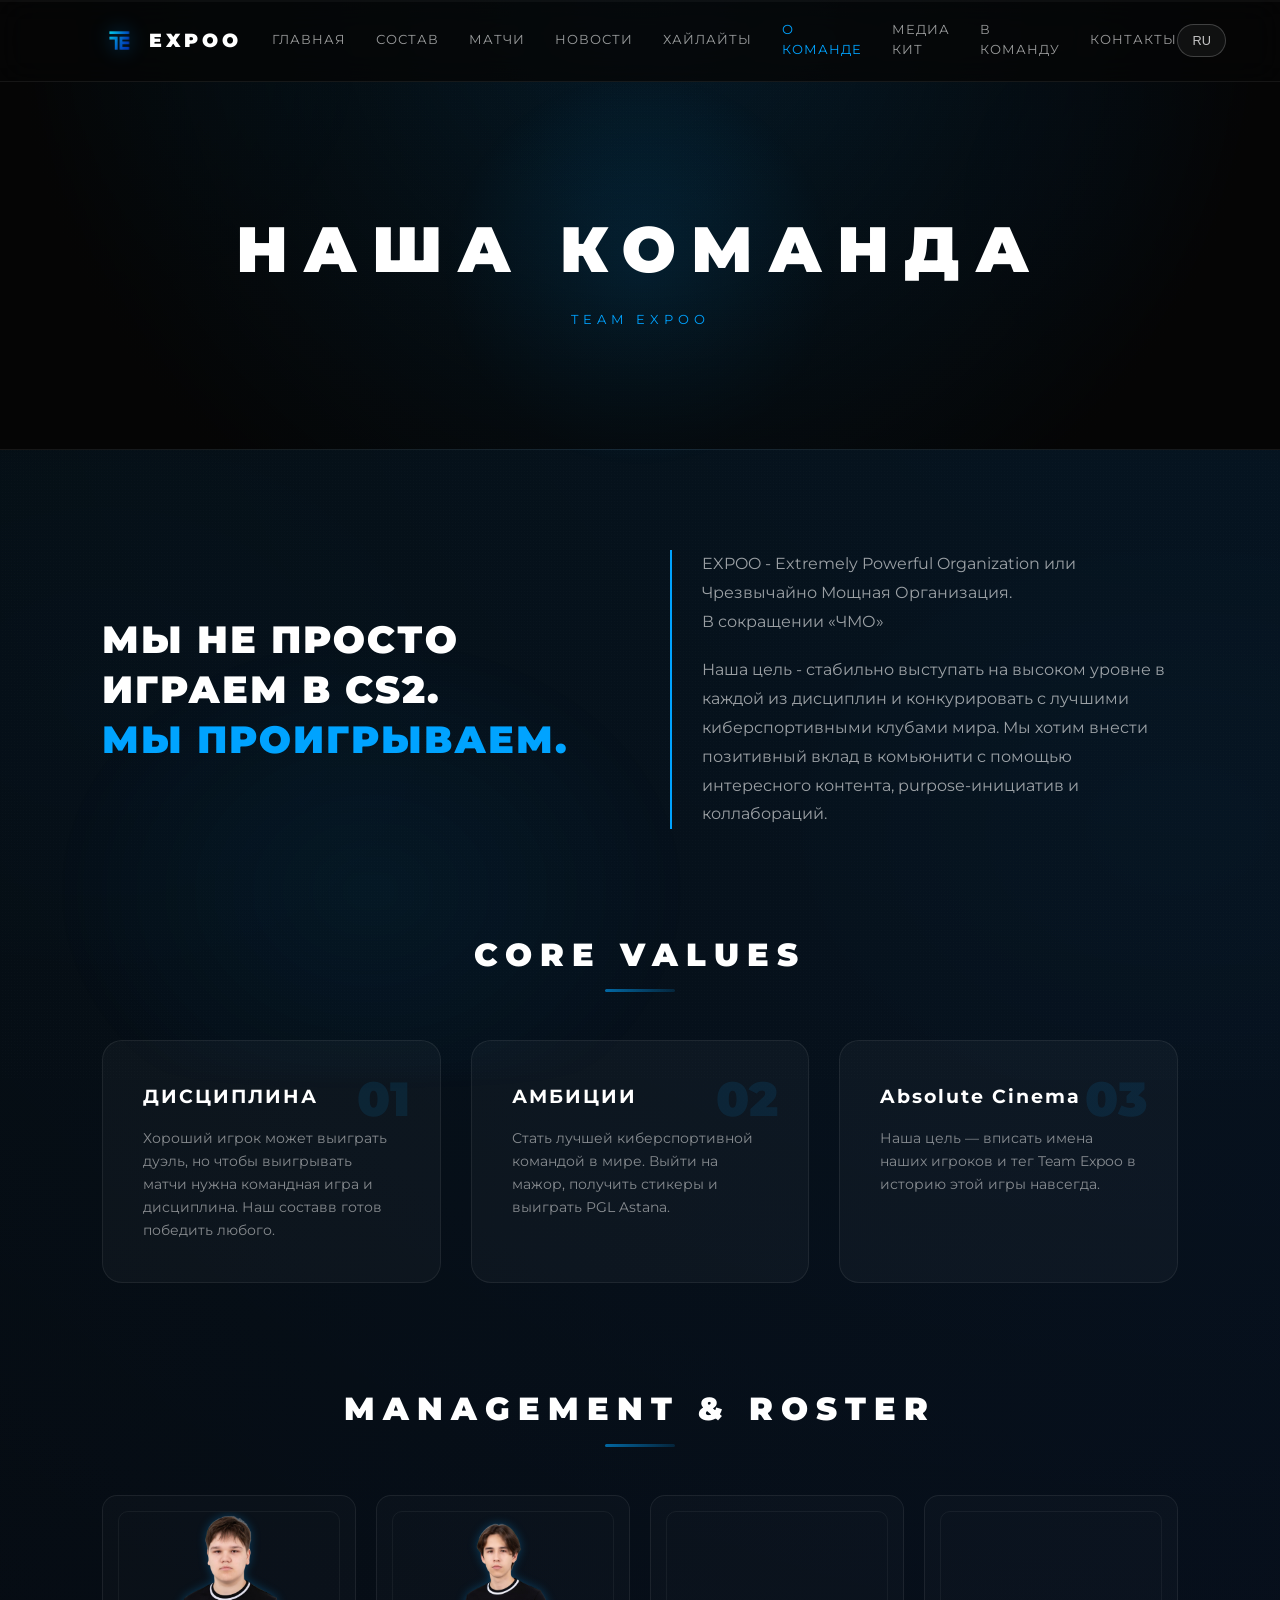
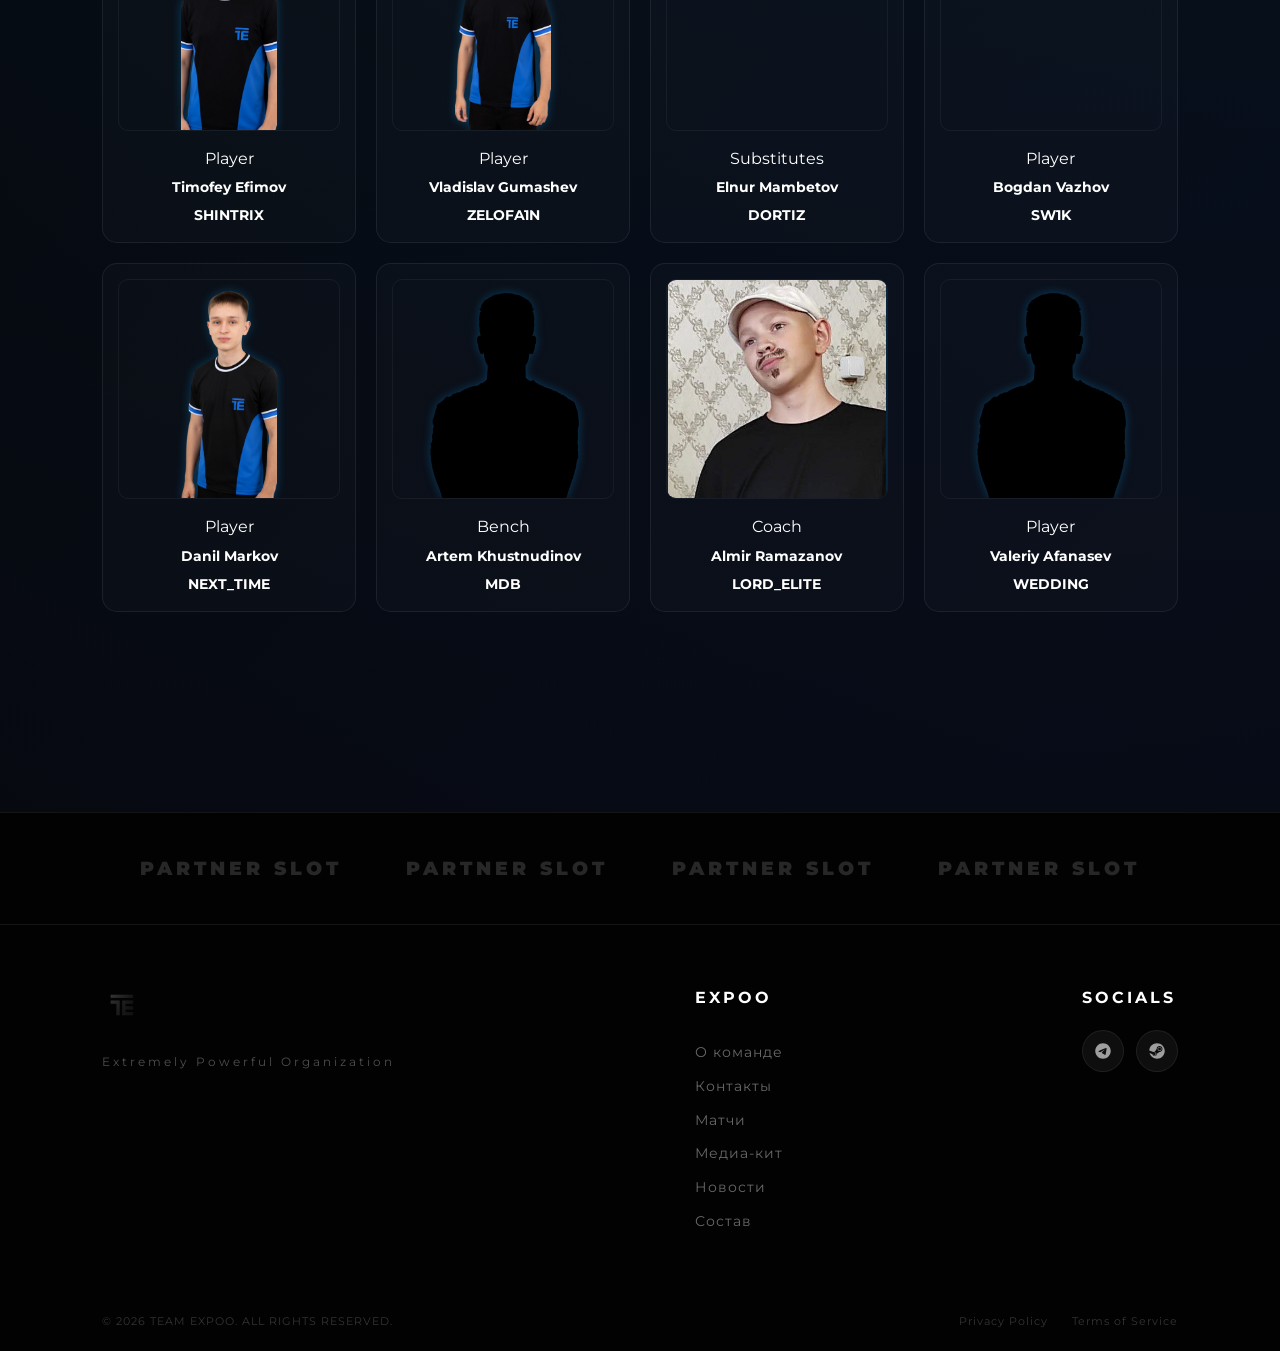
<file: about.html>
<!DOCTYPE html>
<html lang="ru">
<head>
    <meta charset="UTF-8">
    <meta name="viewport" content="width=device-width, initial-scale=1.0">
    <title>TEAM EXPOO</title>
    <meta name="description" content="About Team Expoo: values, roster and management.">
    <meta property="og:type" content="website">
    <meta property="og:title" content="TEAM EXPOO — About">
    <meta property="og:description" content="Values, roster and management.">
    <meta property="og:image" content="images/expoologo.png">
    <link rel="icon" type="image/x-icon" href="images/expoologo.png">
    <link rel="preconnect" href="https://fonts.googleapis.com">
    <link rel="preconnect" href="https://fonts.gstatic.com" crossorigin>
    <link rel="stylesheet" href="style.css">
    <link href="https://fonts.googleapis.com/css2?family=Montserrat:wght@400;700;900&display=swap" rel="stylesheet">
</head>
<body data-page="about">

    <div id="site-header"></div>


    <main>
        <section class="page-hero">
            <h1 class="page-title" data-i18n="about.hero.title">OUR CLUB</h1>
            <p class="page-subtitle" data-i18n="about.hero.subtitle">TEAM EXPOO</p>
        </section>

        <section class="about-content">
            <div class="about-grid">
                <div class="about-mission">
                    <h2>МЫ НЕ ПРОСТО ИГРАЕМ В CS2.<br> 
                    <span class="text-blue">МЫ ПРОИГРЫВАЕМ.</span></h2>
                </div>
                
                <div class="about-text">
                    <p>EXPOO - Extremely Powerful Organization или Чрезвычайно Мощная Организация. <br> В сокращении «ЧМО»</p>
                    <p>Наша цель - стабильно выступать на высоком уровне в каждой из дисциплин и конкурировать с лучшими киберспортивными клубами мира. Мы хотим внести позитивный вклад в комьюнити с помощью интересного контента, purpose-инициатив и коллабораций.</p>
                </div>
            </div>
        </section>

        <section class="values-section">
            <h3 class="section-title" data-i18n="about.section.values">CORE VALUES</h3>
            <div class="values-grid">
                
                <div class="value-card">
                    <div class="value-number">01</div>
                    <h4>ДИСЦИПЛИНА</h4>
                    <p>Хороший игрок может выиграть дуэль, но чтобы выигрывать матчи нужна командная игра и дисциплина. Наш составв готов победить любого.</p>
                </div>

                <div class="value-card">
                    <div class="value-number">02</div>
                    <h4>АМБИЦИИ</h4>
                    <p>Стать лучшей киберспортивной командой в мире. Выйти на мажор, получить стикеры и выиграть PGL Astana.</p>
                </div>

                <div class="value-card">
                    <div class="value-number">03</div>
                    <h4>Absolute Cinema</h4>
                    <p>Наша цель — вписать имена наших игроков и тег Team Expoo в историю этой игры навсегда.</p>
                </div>

            </div>
        </section>

        <section class="staff-section">
            <h3 class="section-title" data-i18n="about.section.staff">MANAGEMENT & ROSTER</h3>

                <div class="staff-grid">

        <div class="staff-card">
            <div class="staff-img-box">
                <img src="images/TimofeyShintrix.png" alt="Player" loading="lazy" decoding="async">
            </div>
            <div class="staff-info">
                <span class="staff-role">Player</span>
                <p class="staff-name">Timofey Efimov</p>
                <p class="staff-name"><b>SHINTRIX</b></p>
            </div>
        </div>

        <div class="staff-card">
            <div class="staff-img-box">
                <img src="images/ZELOFA1Nvlad.png" alt="Player" loading="lazy" decoding="async">
            </div>
            <div class="staff-info">
                <span class="staff-role">Player</span>
                <p class="staff-name">Vladislav Gumashev</p>
                <p class="staff-name"><b>ZELOFA1N</b></p>
            </div>
        </div>

        <div class="staff-card">
            <div class="staff-img-box">
                <img src="images/KAZAKH.png" alt="Player" loading="lazy" decoding="async">
            </div>
            <div class="staff-info">
                <span class="staff-role">Substitutes</span>
                <p class="staff-name">Elnur Mambetov</p>
                <p class="staff-name"><b>DORTIZ</b></p>
            </div>
        </div>

        <div class="staff-card">
            <div class="staff-img-box">
                <img src="images/Sw1kBOgdan.png" alt="Player" loading="lazy" decoding="async">
            </div>
            <div class="staff-info">
                <span class="staff-role">Player</span>
                <p class="staff-name">Bogdan Vazhov</p>
                <p class="staff-name"><b>SW1K</b></p>
            </div>
        </div>

        <div class="staff-card">
            <div class="staff-img-box">
                <img src="images/DaniilNextTime.png" alt="Player" loading="lazy" decoding="async">
            </div>
            <div class="staff-info">
                <span class="staff-role">Player</span>
                <p class="staff-name">Danil Markov</p>
                <p class="staff-name"><b>NEXT_TIME</b></p>
            </div>
        </div>

        <div class="staff-card">
            <div class="staff-img-box">
                <img src="images/player_silhouette.png" alt="Bench" loading="lazy" decoding="async">
            </div>
            <div class="staff-info">
                <span class="staff-role">Bench</span>
                <p class="staff-name">Artem Khustnudinov</p>
                <p class="staff-name"><b>MDB</b></p>
            </div>
        </div>

        <div class="staff-card">
            <div class="staff-img-box">
                <img src="images/almir.png" alt="Coach" loading="lazy" decoding="async">
            </div>
            <div class="staff-info">
                <span class="staff-role">Coach</span>
                <p class="staff-name">Almir Ramazanov</p>
                <p class="staff-name"><b>LORD_ELITE</b></p>
            </div>
        </div>

        <div class="staff-card">
            <div class="staff-img-box">
                <img src="images/player_silhouette.png" alt="Manager" loading="lazy" decoding="async">
            </div>
            <div class="staff-info">
                <span class="staff-role">Player</span>
                <p class="staff-name">Valeriy Afanasev</p>
                <p class="staff-name"><b>WEDDING</b></p>
            </div>
        </div>

                </div>
        </section>

    </main>


    <div id="site-footer"></div>

    <script src="script.js" defer></script>
</body>
</html>
</file>
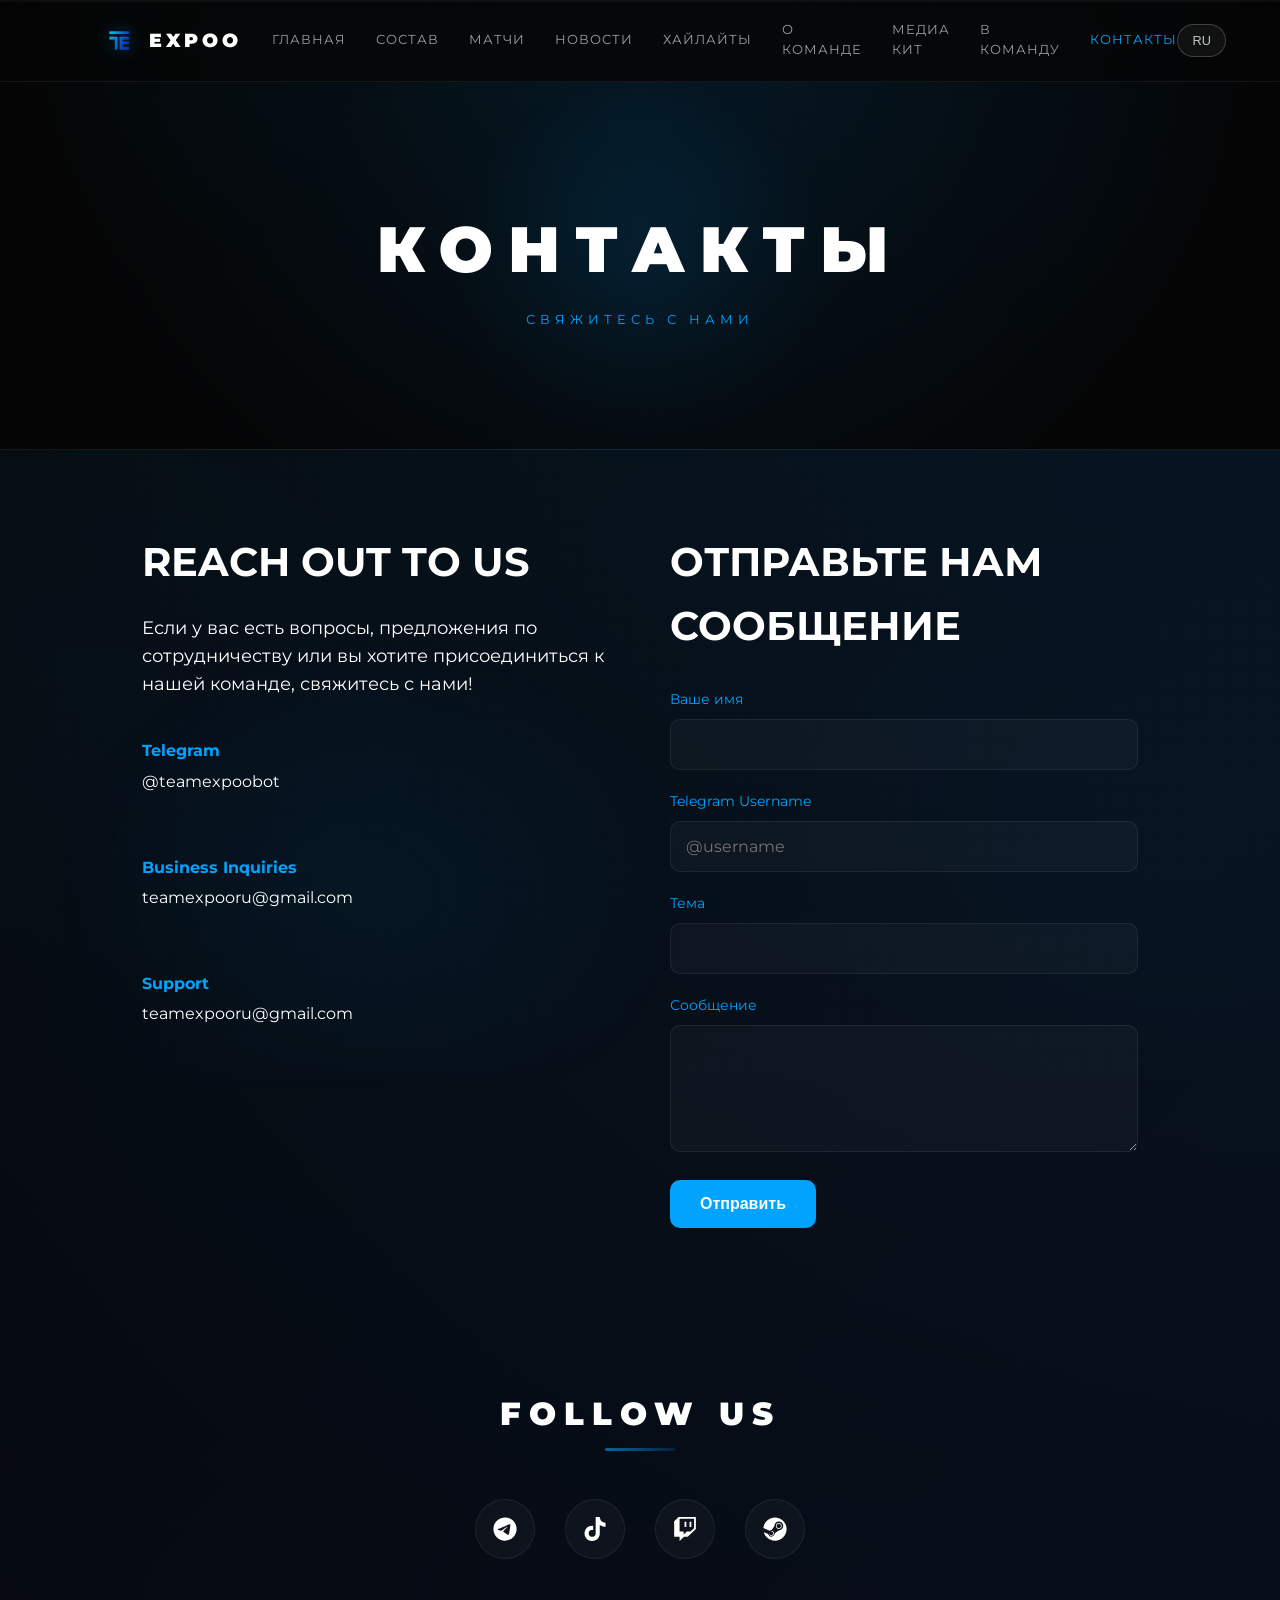
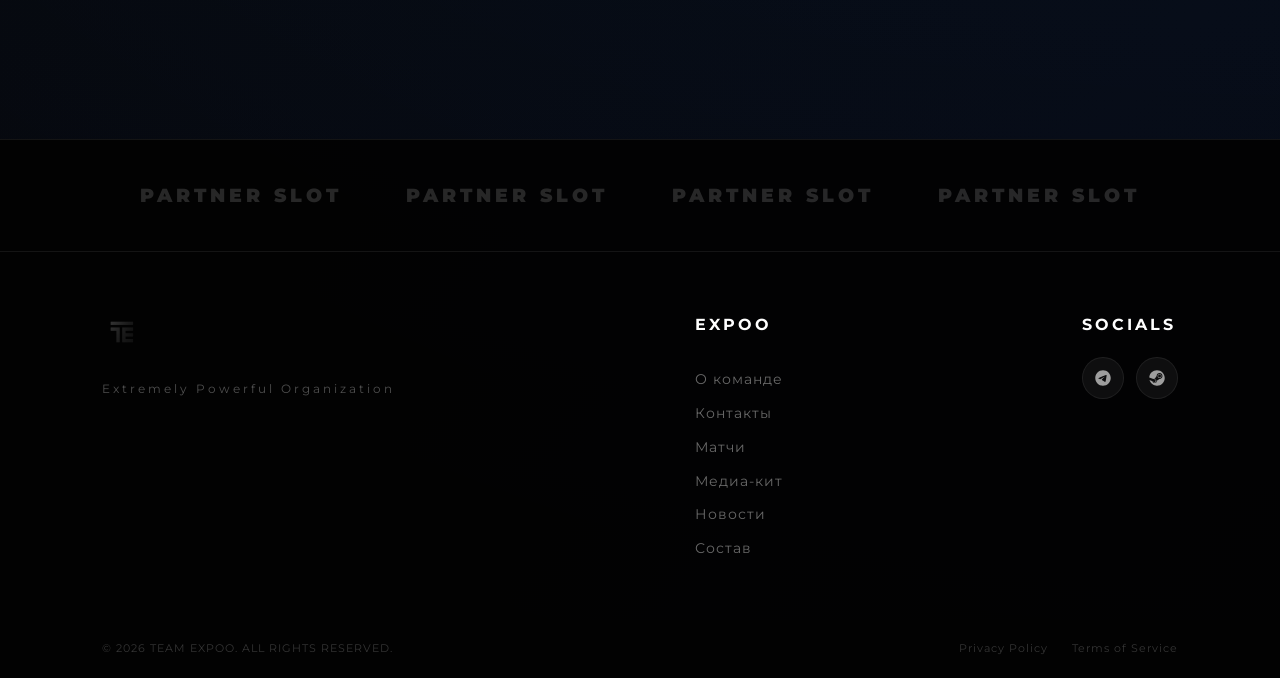
<file: contacts.html>
<!DOCTYPE html>
<html lang="ru">
<head>
    <meta charset="UTF-8">
    <meta name="viewport" content="width=device-width, initial-scale=1.0">
    <title>Контакты - TEAM EXPOO</title>
    <meta name="description" content="Contact Team Expoo for business inquiries, support, and collaboration.">
    <meta property="og:type" content="website">
    <meta property="og:title" content="TEAM EXPOO — Contacts">
    <meta property="og:description" content="Business inquiries, support, and collaboration.">
    <meta property="og:image" content="images/expoologo.png">
    <link rel="icon" type="image/x-icon" href="images/expoologo.png">
    <link rel="preconnect" href="https://fonts.googleapis.com">
    <link rel="preconnect" href="https://fonts.gstatic.com" crossorigin>
    <link rel="stylesheet" href="style.css">
    <link href="https://fonts.googleapis.com/css2?family=Montserrat:wght@400;700;900&display=swap" rel="stylesheet">
</head>
<body data-page="contacts">

    <div id="site-header"></div>

    <main>
        <section class="page-hero">
            <h1 class="page-title" data-i18n="contacts.hero.title">CONTACTS</h1>
            <p class="page-subtitle" data-i18n="contacts.hero.subtitle">GET IN TOUCH WITH US</p>
        </section>

        <section class="contact-content">
            <div class="contact-grid">
                <div class="contact-info">
                    <h2>REACH OUT TO US</h2>
                    <p>Если у вас есть вопросы, предложения по сотрудничеству или вы хотите присоединиться к нашей команде, свяжитесь с нами!</p>
                    <div class="contact-details">
                        <div class="contact-item">
                            <h4>Telegram</h4>
                            <p>@teamexpoobot</p>
                        </div>
                        <div class="contact-item">
                            <h4>Business Inquiries</h4>
                            <p>teamexpooru@gmail.com</p>
                        </div>
                        <div class="contact-item">
                            <h4>Support</h4>
                            <p>teamexpooru@gmail.com</p>
                        </div>
                    </div>
                </div>

                <div class="contact-form">
                    <h2 data-i18n="contacts.section.send">SEND US A MESSAGE</h2>
                    <form id="contactForm" novalidate>
                        <div class="form-group">
                          <label for="name">Ваше имя</label>
                          <input type="text" id="name" name="name" autocomplete="name" required />
                        </div>
                        <div class="form-group">
                          <label for="email">Telegram Username</label>
                          <input type="text" id="email" name="email" inputmode="text" placeholder="@username" autocomplete="off" required />
                        </div>
                        <div class="form-group">
                          <label for="subject">Тема</label>
                          <input type="text" id="subject" name="subject" autocomplete="off" required />
                        </div>
                        <div class="form-group">
                          <label for="message">Сообщение</label>
                          <textarea id="message" name="message" rows="5" required></textarea>
                        </div>
                        <button type="submit" class="submit-btn">Отправить</button>
                      </form>

                      <div class="contact-draft" id="contact-draft" hidden>
                        <h3 class="contact-draft-title">Черновик сообщения</h3>
                        <p class="contact-draft-hint">
                          Мы не отправляем сообщения напрямую с сайта (это небезопасно без сервера). Скопируй текст и отправь нам в Telegram или на почту.
                        </p>
                        <textarea class="contact-draft-text" id="contact-draft-text" rows="8" readonly></textarea>
                        <div class="contact-draft-actions">
                          <button type="button" class="btn btn-primary" id="contact-copy">Скопировать</button>
                          <a class="btn btn-ghost" id="contact-open-telegram" href="https://t.me/ExpooTeam" target="_blank" rel="noopener">Открыть Telegram</a>
                          <a class="btn btn-ghost" id="contact-open-email" href="mailto:teamexpooru@gmail.com">Открыть Email</a>
                        </div>
                      </div>
                        
                </div>
            </div>
            
        </section>

        <section class="social-section">
            <h3 class="section-title">FOLLOW US</h3>
            <div class="social-links">
                <a href="https://t.me/ExpooTeam" class="social-link" title="Telegram">
                    <svg xmlns="http://www.w3.org/2000/svg" viewBox="0 0 640 640">
                        <path d="M320 72C183 72 72 183 72 320C72 457 183 568 320 568C457 568 568 457 568 320C568 183 457 72 320 72zM435 240.7C431.3 279.9 415.1 375.1 406.9 419C403.4 437.6 396.6 443.8 390 444.4C375.6 445.7 364.7 434.9 350.7 425.7C328.9 411.4 316.5 402.5 295.4 388.5C270.9 372.4 286.8 363.5 300.7 349C304.4 345.2 367.8 287.5 369 282.3C369.2 281.6 369.3 279.2 367.8 277.9C366.3 276.6 364.2 277.1 362.7 277.4C360.5 277.9 325.6 300.9 258.1 346.5C248.2 353.3 239.2 356.6 231.2 356.4C222.3 356.2 205.3 351.4 192.6 347.3C177.1 342.3 164.7 339.6 165.8 331C166.4 326.5 172.5 322 184.2 317.3C256.5 285.8 304.7 265 328.8 255C397.7 226.4 412 221.4 421.3 221.2C423.4 221.2 427.9 221.7 430.9 224.1C432.9 225.8 434.1 228.2 434.4 230.8C434.9 234 435 237.3 434.8 240.6z"/>
                    </svg>
                </a>
                <a href="#" class="social-link" title="TikTok">
                    <svg xmlns="http://www.w3.org/2000/svg" viewBox="0 0 640 640">
                        <path d="M544.5 273.9C500.5 274 457.5 260.3 421.7 234.7L421.7 413.4C421.7 446.5 411.6 478.8 392.7 506C373.8 533.2 347.1 554 316.1 565.6C285.1 577.2 251.3 579.1 219.2 570.9C187.1 562.7 158.3 545 136.5 520.1C114.7 495.2 101.2 464.1 97.5 431.2C93.8 398.3 100.4 365.1 116.1 336C131.8 306.9 156.1 283.3 185.7 268.3C215.3 253.3 248.6 247.8 281.4 252.3L281.4 342.2C266.4 337.5 250.3 337.6 235.4 342.6C220.5 347.6 207.5 357.2 198.4 369.9C189.3 382.6 184.4 398 184.5 413.8C184.6 429.6 189.7 444.8 199 457.5C208.3 470.2 221.4 479.6 236.4 484.4C251.4 489.2 267.5 489.2 282.4 484.3C297.3 479.4 310.4 469.9 319.6 457.2C328.8 444.5 333.8 429.1 333.8 413.4L333.8 64L421.8 64C421.7 71.4 422.4 78.9 423.7 86.2C426.8 102.5 433.1 118.1 442.4 131.9C451.7 145.7 463.7 157.5 477.6 166.5C497.5 179.6 520.8 186.6 544.6 186.6L544.6 274z"/>
                    </svg>
                </a>
                <a href="#" class="social-link" title="Twitch">
                    <svg xmlns="http://www.w3.org/2000/svg" viewBox="0 0 640 640">
                        <path d="M455.4 167.5L416.8 167.5L416.8 277.2L455.4 277.2L455.4 167.5zM349.2 167L310.6 167L310.6 276.8L349.2 276.8L349.2 167zM185 64L88.5 155.4L88.5 484.6L204.3 484.6L204.3 576L300.8 484.6L378.1 484.6L551.9 320L551.9 64L185 64zM513.3 301.8L436.1 374.9L358.9 374.9L291.3 438.9L291.3 374.9L204.4 374.9L204.4 100.6L513.3 100.6L513.3 301.8z"/>
                    </svg>
                </a>
                <a href="https://steamcommunity.com/groups/TeamExpoo" class="social-link" title="Steam">
                    <svg xmlns="http://www.w3.org/2000/svg" viewBox="0 0 640 640">
                        <path d="M568 320C568 457 456.8 568 319.6 568C205.8 568 110 491.7 80.6 387.6L175.8 426.9C182.2 459 210.7 483.3 244.7 483.3C283.9 483.3 316.6 450.9 314.9 409.8L399.4 349.6C451.5 350.9 495.2 308.7 495.2 256.1C495.2 204.5 453.2 162.6 401.5 162.6C349.8 162.6 307.8 204.6 307.8 256.1L307.8 257.3L248.6 343C233.1 342.1 217.9 346.4 205.1 355.1L72 300.1C82.2 172.4 189.1 72 319.6 72C456.8 72 568 183 568 320zM227.7 448.3L197.2 435.7C202.8 447.3 212.5 456.5 224.4 461.5C251.3 472.7 282.2 459.9 293.4 433.1C298.8 420.1 298.9 405.8 293.5 392.8C288.1 379.8 278 369.6 265 364.2C252.1 358.8 238.3 359 226.1 363.6L257.6 376.6C277.4 384.8 286.8 407.5 278.5 427.3C270.2 447.2 247.5 456.5 227.7 448.3zM401.5 193.8C435.9 193.8 463.8 221.7 463.8 256.1C463.8 290.5 435.9 318.4 401.5 318.4C367.1 318.4 339.2 290.5 339.2 256.1C339.2 221.7 367.1 193.8 401.5 193.8zM401.6 302.8C427.4 302.8 448.4 281.8 448.4 256C448.4 230.2 427.4 209.2 401.6 209.2C375.8 209.2 354.8 230.2 354.8 256C354.8 281.8 375.8 302.8 401.6 302.8z"/>
                    </svg>
                </a>
            </div>
        </section>
    </main>

    <div id="site-footer"></div>

    <script src="script.js" defer></script>
</body>
</html>
</file>
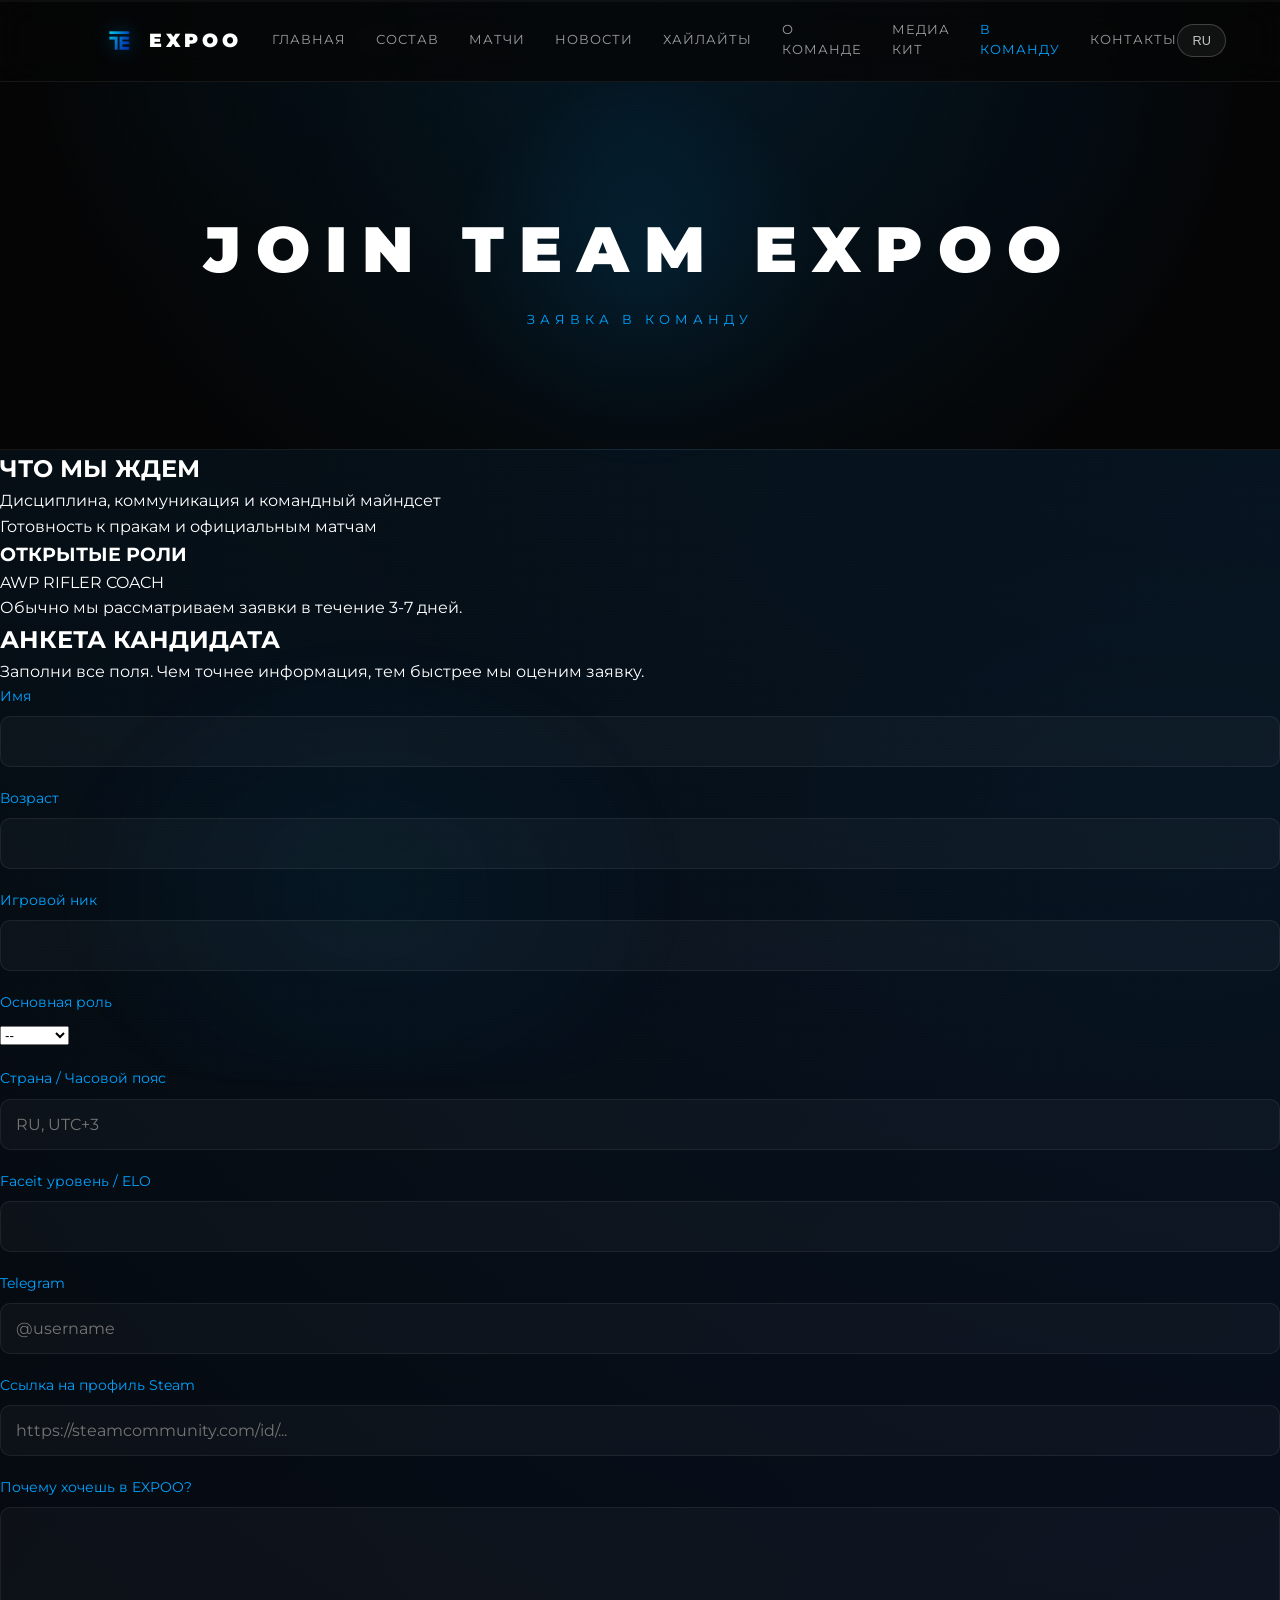
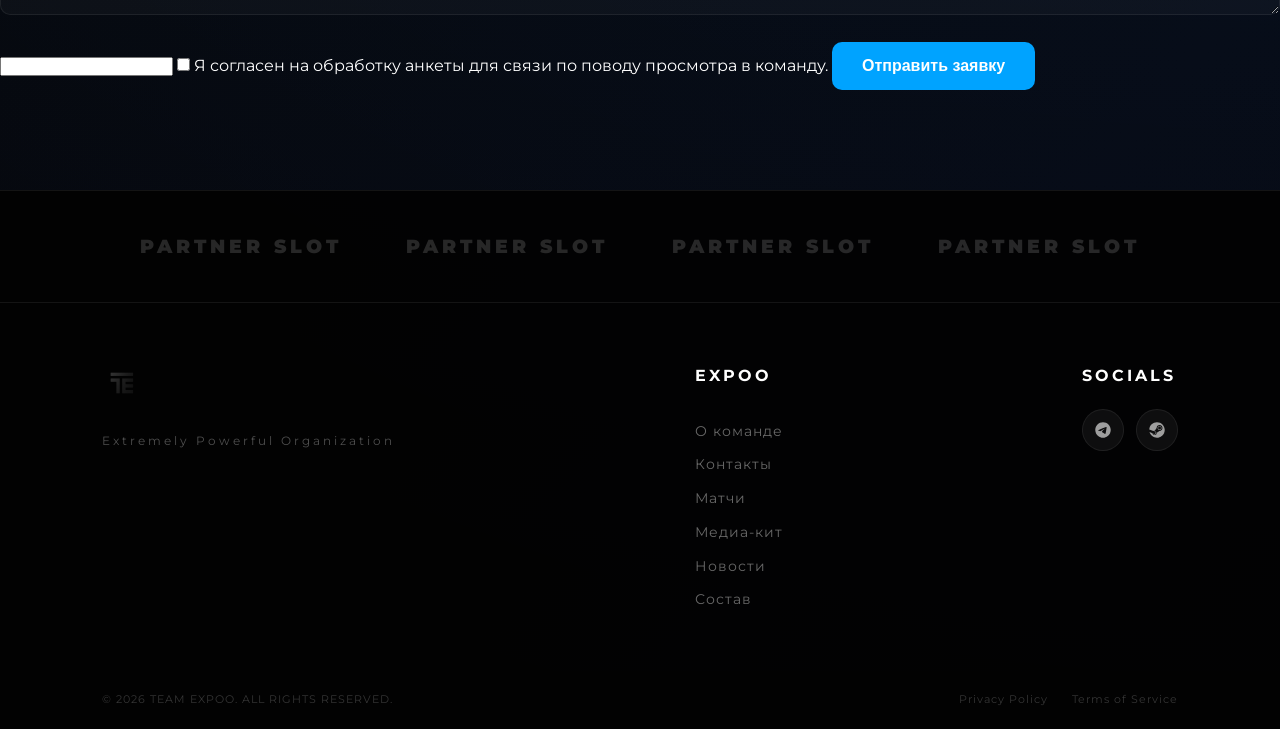
<file: join-us.html>
<!DOCTYPE html>
<html lang="ru">
<head>
    <meta charset="UTF-8">
    <meta name="viewport" content="width=device-width, initial-scale=1.0">
    <title>JOIN TEAM EXPOO</title>
    <meta name="description" content="Apply to join Team Expoo as a player, coach, analyst or manager.">
    <meta property="og:type" content="website">
    <meta property="og:title" content="TEAM EXPOO - Join Us">
    <meta property="og:description" content="Apply to join Team Expoo.">
    <meta property="og:image" content="images/expoologo.png">
    <link rel="icon" type="image/x-icon" href="images/expoologo.png">
    <link rel="preconnect" href="https://fonts.googleapis.com">
    <link rel="preconnect" href="https://fonts.gstatic.com" crossorigin>
    <link rel="stylesheet" href="style.css">
    <link href="https://fonts.googleapis.com/css2?family=Montserrat:wght@400;700;900&display=swap" rel="stylesheet">
</head>
<body data-page="join">
    <div id="site-header"></div>

    <main class="join-page">
        <section class="page-hero">
            <h1 class="page-title" data-i18n="join.hero.title">JOIN TEAM EXPOO</h1>
            <p class="page-subtitle" data-i18n="join.hero.subtitle">PLAYER APPLICATION</p>
        </section>

        <section class="join-content">
            <div class="join-grid">
                <aside class="join-info">
                    <h2 class="join-info-title" data-i18n="join.requirements.title">WHAT WE EXPECT</h2>
                    <ul class="join-req-list">
                        <li data-i18n="join.requirements.2">Discipline, communication and team mindset</li>
                        <li data-i18n="join.requirements.4">Ready for practices and official matches</li>
                    </ul>

                    <div class="join-open-roles">
                        <h3 data-i18n="join.roles.title">OPEN ROLES</h3>
                        <div class="join-role-tags">
                            <span>AWP</span>
                            <span>RIFLER</span>
                            <span>COACH</span>
                        </div>
                    </div>

                    <p class="join-process" data-i18n="join.process">
                        Usually we review applications within 3-7 days.
                    </p>
                </aside>

                <section class="join-form-wrap">
                    <h2 class="join-form-title" data-i18n="join.form.title">APPLICATION FORM</h2>
                    <p class="join-form-sub" data-i18n="join.form.subtitle">
                        Fill all fields. The more specific your info is, the faster we can evaluate your application.
                    </p>

                    <form
                        id="joinForm"
                        class="join-form"
                        data-endpoint="https://formspree.io/f/mjgpvknl"
                        novalidate
                    >
                        <div class="join-form-grid">
                            <div class="form-group">
                                <label for="join-name" data-i18n="join.form.name">Name</label>
                                <input type="text" id="join-name" name="name" autocomplete="name" required>
                            </div>
                            <div class="form-group">
                                <label for="join-age" data-i18n="join.form.age">Age</label>
                                <input type="number" id="join-age" name="age" min="10" max="50" required>
                            </div>
                            <div class="form-group">
                                <label for="join-nick" data-i18n="join.form.nick">In-game nickname</label>
                                <input type="text" id="join-nick" name="nickname" autocomplete="off" required>
                            </div>
                            <div class="form-group">
                                <label for="join-role" data-i18n="join.form.role">Main role</label>
                                <select id="join-role" name="role" required>
                                    <option value="">--</option>
                                    <option value="AWP">AWP</option>
                                    <option value="Rifler">Rifler</option>
                                    <option value="Entry">Entry</option>
                                    <option value="Support">Support</option>
                                    <option value="Lurker">Lurker</option>
                                    <option value="IGL">IGL</option>
                                    <option value="Coach">Coach</option>
                                </select>
                            </div>
                            <div class="form-group">
                                <label for="join-country" data-i18n="join.form.country">Country / Timezone</label>
                                <input type="text" id="join-country" name="country_timezone" placeholder="RU, UTC+3" required>
                            </div>
                            <div class="form-group">
                                <label for="join-faceit" data-i18n="join.form.faceit">Faceit level / ELO</label>
                                <input type="text" id="join-faceit" name="faceit" autocomplete="off" required>
                            </div>
                            <div class="form-group">
                                <label for="join-telegram" data-i18n="join.form.telegram">Telegram</label>
                                <input type="text" id="join-telegram" name="telegram" placeholder="@username" required>
                            </div>
                            <div class="form-group">
                                <label for="join-steam" data-i18n="join.form.steam">Steam profile URL</label>
                                <input type="url" id="join-steam" name="steam_url" placeholder="https://steamcommunity.com/id/..." required>
                            </div>
                        </div>

                        <div class="form-group">
                            <label for="join-about" data-i18n="join.form.about">Why do you want to join EXPOO?</label>
                            <textarea id="join-about" name="about" rows="4" required></textarea>
                        </div>

                        <input type="text" name="_gotcha" tabindex="-1" autocomplete="off" class="join-hp" aria-hidden="true">

                        <label class="join-consent">
                            <input type="checkbox" id="join-consent" required>
                            <span data-i18n="join.form.consent">I agree to processing this application for team tryout contact.</span>
                        </label>

                        <button type="submit" class="submit-btn" data-i18n="join.form.submit">Send application</button>
                    </form>

                    <div class="join-draft" id="join-draft" hidden>
                        <h3 data-i18n="join.draft.title">Application draft</h3>
                        <p data-i18n="join.draft.subtitle">
                            Direct sending is not configured yet. Copy this text and send it to our Telegram.
                        </p>
                        <textarea id="join-draft-text" rows="10" readonly></textarea>
                        <div class="join-draft-actions">
                            <button type="button" class="btn btn-primary" id="join-copy" data-i18n="join.draft.copy">Copy text</button>
                            <a class="btn btn-ghost" href="https://t.me/ExpooTeam" target="_blank" rel="noopener" data-i18n="join.draft.open">Open Telegram</a>
                        </div>
                    </div>

                    <div class="join-success" id="join-success" hidden aria-live="polite">
                        <h3 data-i18n="join.success.title">Application sent</h3>
                        <p data-i18n="join.success.subtitle">
                            Thank you! We received your application and will contact you in Telegram if you move to the next stage.
                        </p>
                        <button type="button" class="btn btn-primary" id="join-reset" data-i18n="join.success.reset">Send another application</button>
                    </div>
                </section>
            </div>
        </section>
    </main>

    <div id="site-footer"></div>
    <script src="script.js" defer></script>
</body>
</html>
</file>
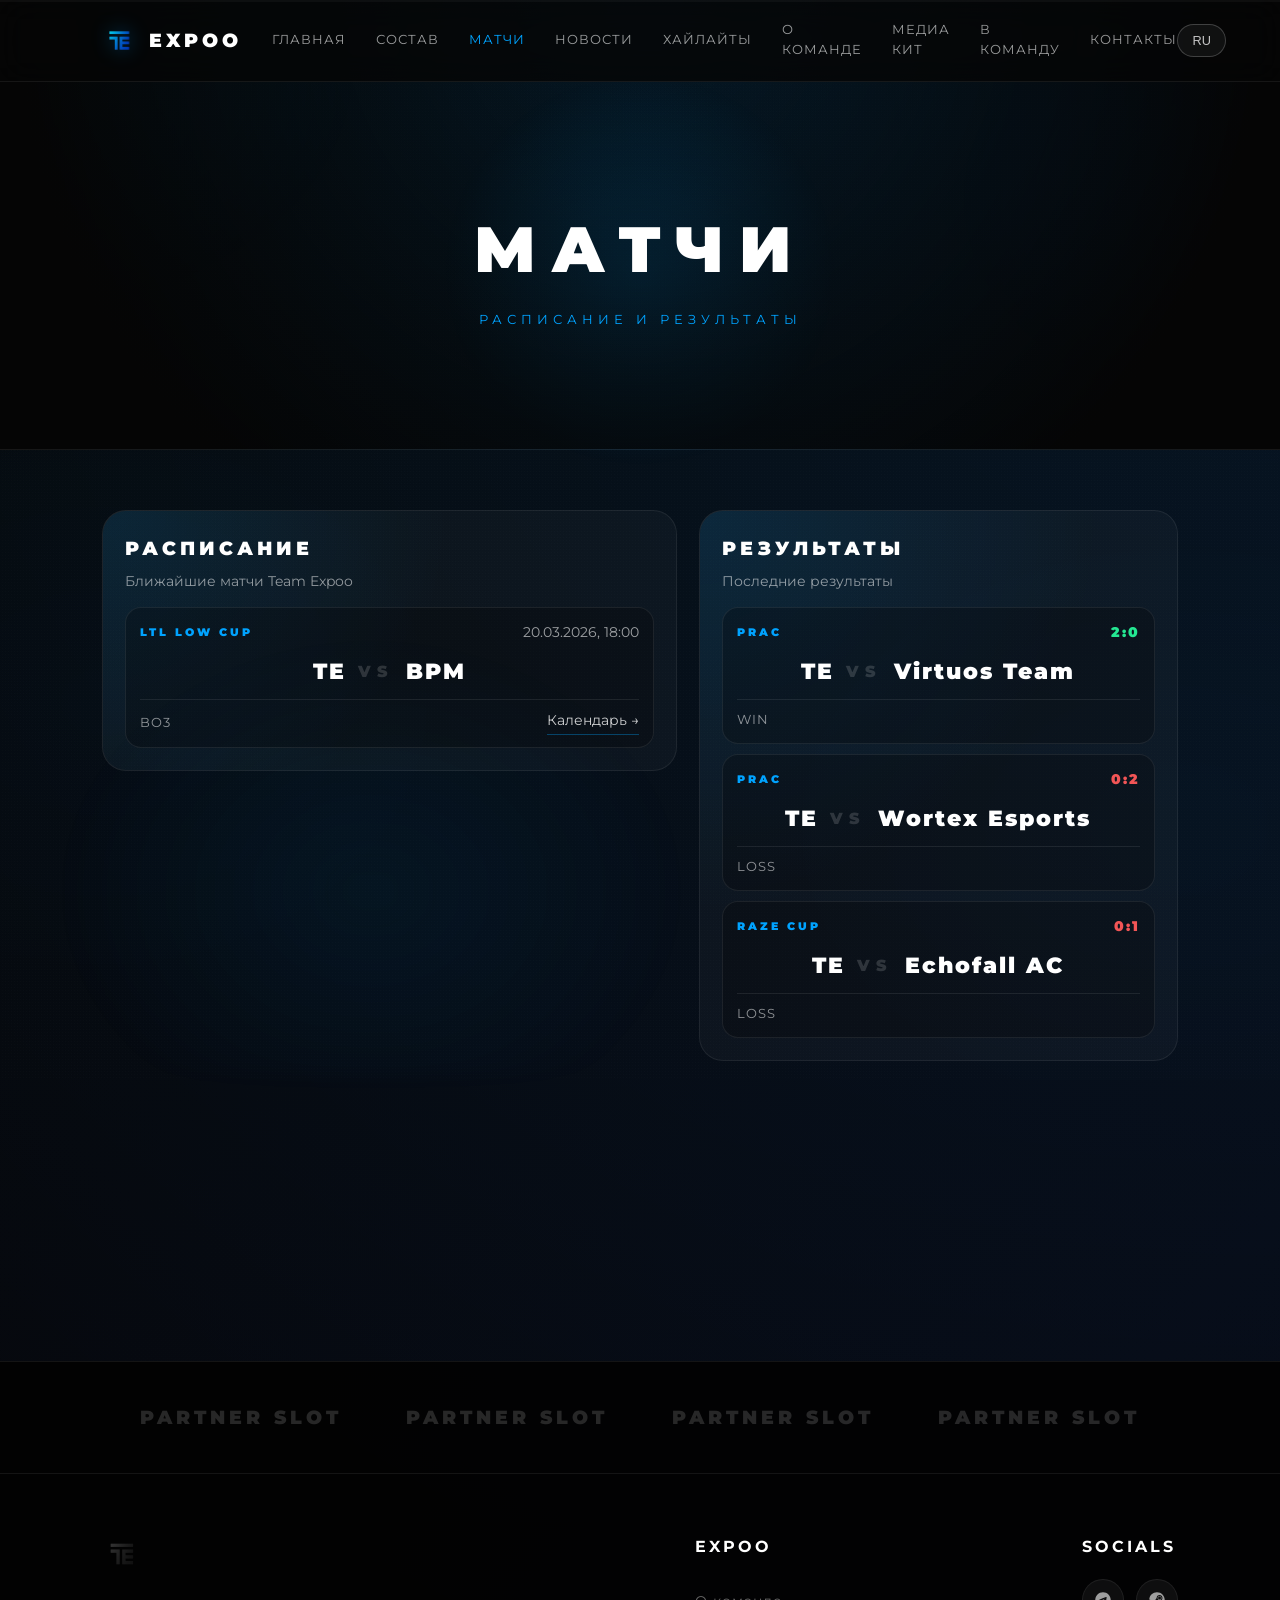
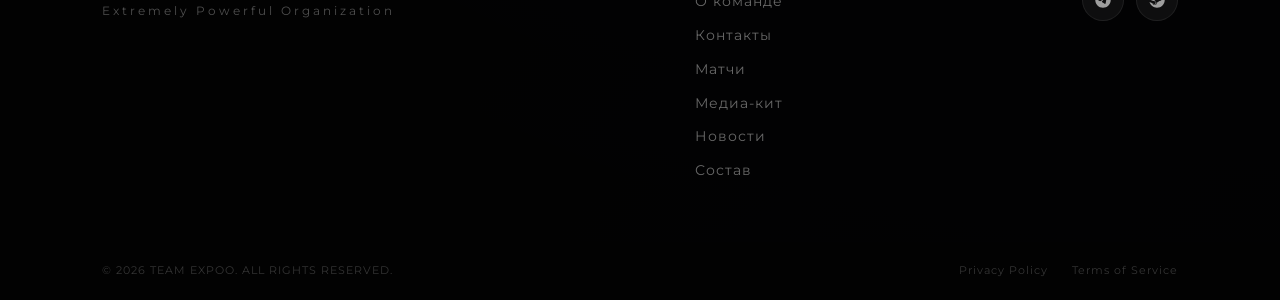
<file: matches.html>
<!DOCTYPE html>
<html lang="ru">
<head>
    <meta charset="UTF-8">
    <meta name="viewport" content="width=device-width, initial-scale=1.0">
    <title>Matches — TEAM EXPOO</title>
    <meta name="description" content="Team Expoo match schedule and latest results. Add matches to your calendar.">
    <meta property="og:type" content="website">
    <meta property="og:title" content="TEAM EXPOO — Matches">
    <meta property="og:description" content="Schedule & results. Add matches to calendar.">
    <meta property="og:image" content="images/expoologo.png">
    <link rel="icon" type="image/x-icon" href="images/expoologo.png">
    <link rel="preconnect" href="https://fonts.googleapis.com">
    <link rel="preconnect" href="https://fonts.gstatic.com" crossorigin>
    <link rel="stylesheet" href="style.css">
    <link href="https://fonts.googleapis.com/css2?family=Montserrat:wght@400;700;900&display=swap" rel="stylesheet">
</head>
<body data-page="matches">

    <div id="site-header"></div>

    <main class="matches-page">
        <section class="page-hero">
            <h1 class="page-title" data-i18n="matches.hero.title">MATCHES</h1>
            <p class="page-subtitle" data-i18n="matches.hero.subtitle">SCHEDULE & RESULTS</p>
        </section>

        <section class="matches-content">
            <div class="matches-grid">
                <div class="matches-panel">
                    <div class="matches-panel-head">
                        <h2 class="matches-title" data-i18n="matches.schedule.title">SCHEDULE</h2>
                        <p class="matches-sub" data-i18n="matches.schedule.subtitle">Ближайшие матчи Team Expoo</p>
                    </div>
                    <div id="matches-schedule" class="matches-list" aria-label="Schedule"></div>
                </div>

                <div class="matches-panel">
                    <div class="matches-panel-head">
                        <h2 class="matches-title" data-i18n="matches.results.title">RESULTS</h2>
                        <p class="matches-sub" data-i18n="matches.results.subtitle">Последние результаты</p>
                    </div>
                    <div id="matches-results" class="matches-list" aria-label="Results"></div>
                </div>
            </div>

            <div id="match-modal" class="news-modal hidden" role="dialog" aria-modal="true">
                <div class="news-modal-backdrop" data-close="true"></div>
                <div class="news-modal-content">
                    <button class="news-modal-close" data-close="true" aria-label="Close">×</button>
                    <div class="news-modal-body" id="match-modal-body"></div>
                </div>
            </div>
        </section>
    </main>

    <div id="site-footer"></div>

    <script src="script.js" defer></script>
</body>
</html>
</file>
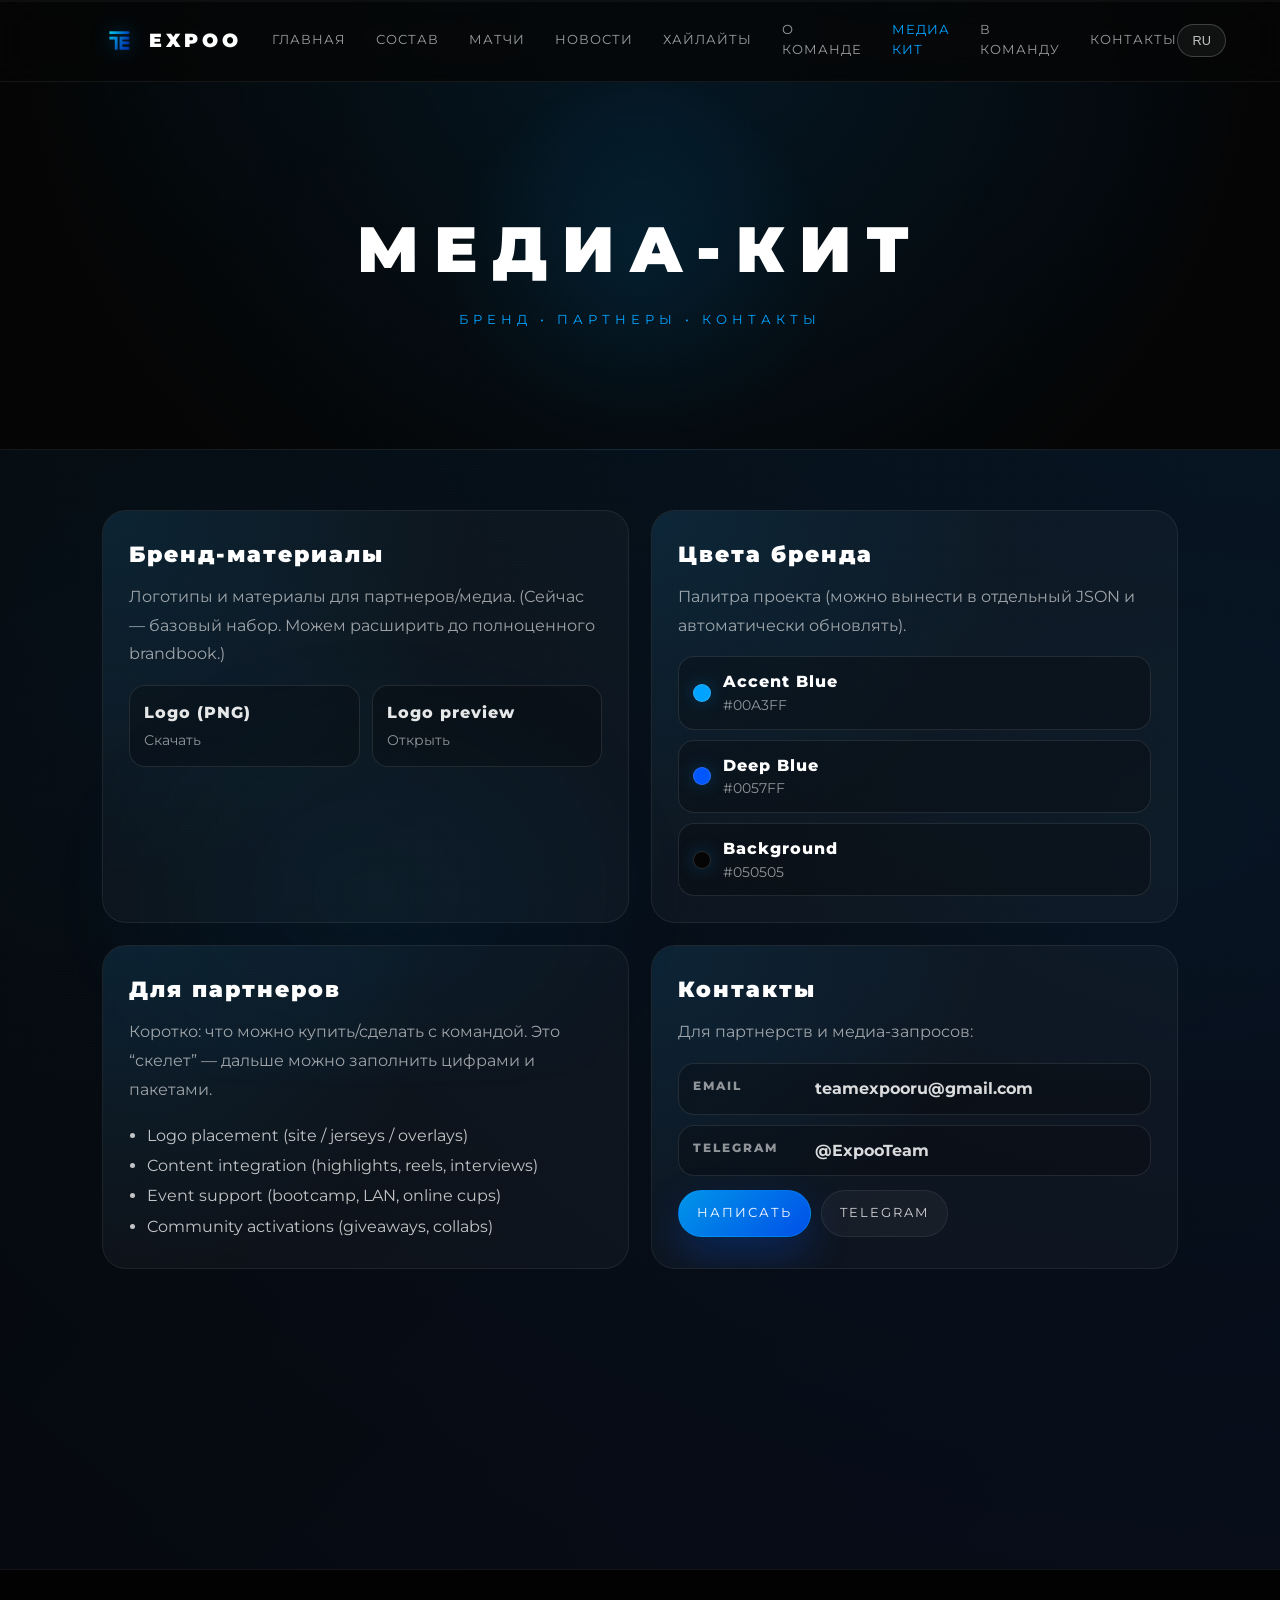
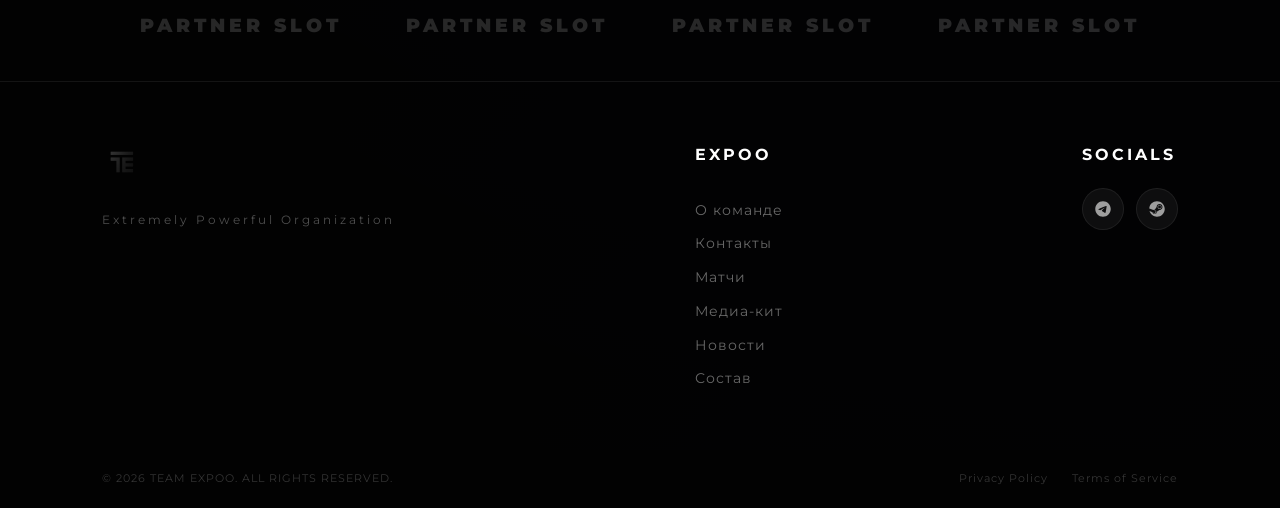
<file: media-kit.html>
<!DOCTYPE html>
<html lang="ru">
<head>
    <meta charset="UTF-8">
    <meta name="viewport" content="width=device-width, initial-scale=1.0">
    <title>Media Kit — TEAM EXPOO</title>
    <meta name="description" content="Team Expoo Media Kit: brand assets, contacts, sponsor info.">
    <meta property="og:type" content="website">
    <meta property="og:title" content="TEAM EXPOO — Media Kit">
    <meta property="og:description" content="Brand assets, contacts, sponsor info.">
    <meta property="og:image" content="images/expoologo.png">
    <link rel="icon" type="image/x-icon" href="images/expoologo.png">
    <link rel="preconnect" href="https://fonts.googleapis.com">
    <link rel="preconnect" href="https://fonts.gstatic.com" crossorigin>
    <link rel="stylesheet" href="style.css">
    <link href="https://fonts.googleapis.com/css2?family=Montserrat:wght@400;700;900&display=swap" rel="stylesheet">
</head>
<body data-page="media">

    <div id="site-header"></div>

    <main class="media-page">
        <section class="page-hero">
            <h1 class="page-title" data-i18n="media.hero.title">MEDIA KIT</h1>
            <p class="page-subtitle" data-i18n="media.hero.subtitle">BRAND • SPONSORS • CONTACTS</p>
        </section>

        <section class="media-content">
            <div class="media-grid">
                <div class="media-card">
                    <h2 class="media-h" data-i18n="media.section.assets.title">Brand assets</h2>
                    <p class="media-p" data-i18n="media.section.assets.text">Логотипы и материалы для партнеров/медиа. (Сейчас — базовый набор. Можем расширить до полноценного brandbook.)</p>
                    <div class="media-assets">
                        <a class="media-asset" href="images/expoologo.png" download>
                            <span class="media-asset-title">Logo (PNG)</span>
                            <span class="media-asset-sub" data-i18n="ui.download">Download</span>
                        </a>
                        <a class="media-asset" href="images/expoologo.png" target="_blank" rel="noopener">
                            <span class="media-asset-title">Logo preview</span>
                            <span class="media-asset-sub" data-i18n="ui.open">Open</span>
                        </a>
                    </div>
                </div>

                <div class="media-card">
                    <h2 class="media-h" data-i18n="media.section.colors.title">Brand colors</h2>
                    <p class="media-p" data-i18n="media.section.colors.text">Палитра проекта (можно вынести в отдельный JSON и автоматически обновлять).</p>
                    <div class="media-colors">
                        <div class="color-swatch">
                            <div class="color-dot" style="background:#00A3FF"></div>
                            <div class="color-meta">
                                <div class="color-name">Accent Blue</div>
                                <div class="color-hex">#00A3FF</div>
                            </div>
                        </div>
                        <div class="color-swatch">
                            <div class="color-dot" style="background:#0057FF"></div>
                            <div class="color-meta">
                                <div class="color-name">Deep Blue</div>
                                <div class="color-hex">#0057FF</div>
                            </div>
                        </div>
                        <div class="color-swatch">
                            <div class="color-dot" style="background:#050505"></div>
                            <div class="color-meta">
                                <div class="color-name">Background</div>
                                <div class="color-hex">#050505</div>
                            </div>
                        </div>
                    </div>
                </div>

                <div class="media-card">
                    <h2 class="media-h" data-i18n="media.section.sponsors.title">For sponsors</h2>
                    <p class="media-p" data-i18n="media.section.sponsors.text">Коротко: что можно купить/сделать с командой. Это “скелет” — дальше можно заполнить цифрами и пакетами.</p>
                    <ul class="media-list">
                        <li>Logo placement (site / jerseys / overlays)</li>
                        <li>Content integration (highlights, reels, interviews)</li>
                        <li>Event support (bootcamp, LAN, online cups)</li>
                        <li>Community activations (giveaways, collabs)</li>
                    </ul>
                </div>

                <div class="media-card">
                    <h2 class="media-h" data-i18n="media.section.contacts.title">Contacts</h2>
                    <p class="media-p" data-i18n="media.section.contacts.text">Для партнерств и медиа-запросов:</p>
                    <div class="media-contacts">
                        <div class="media-contact-row">
                            <span class="media-k">Email</span>
                            <span class="media-v">teamexpooru@gmail.com</span>
                        </div>
                        <div class="media-contact-row">
                            <span class="media-k">Telegram</span>
                            <span class="media-v">@ExpooTeam</span>
                        </div>
                    </div>
                    <div style="margin-top:14px; display:flex; gap:10px; flex-wrap:wrap;">
                        <a class="btn btn-primary" href="contacts.html" data-i18n="media.cta.write">Написать</a>
                        <a class="btn btn-ghost" href="https://t.me/ExpooTeam" target="_blank" rel="noopener">Telegram</a>
                    </div>
                </div>
            </div>
        </section>
    </main>

    <div id="site-footer"></div>

    <script src="script.js" defer></script>
</body>
</html>
</file>
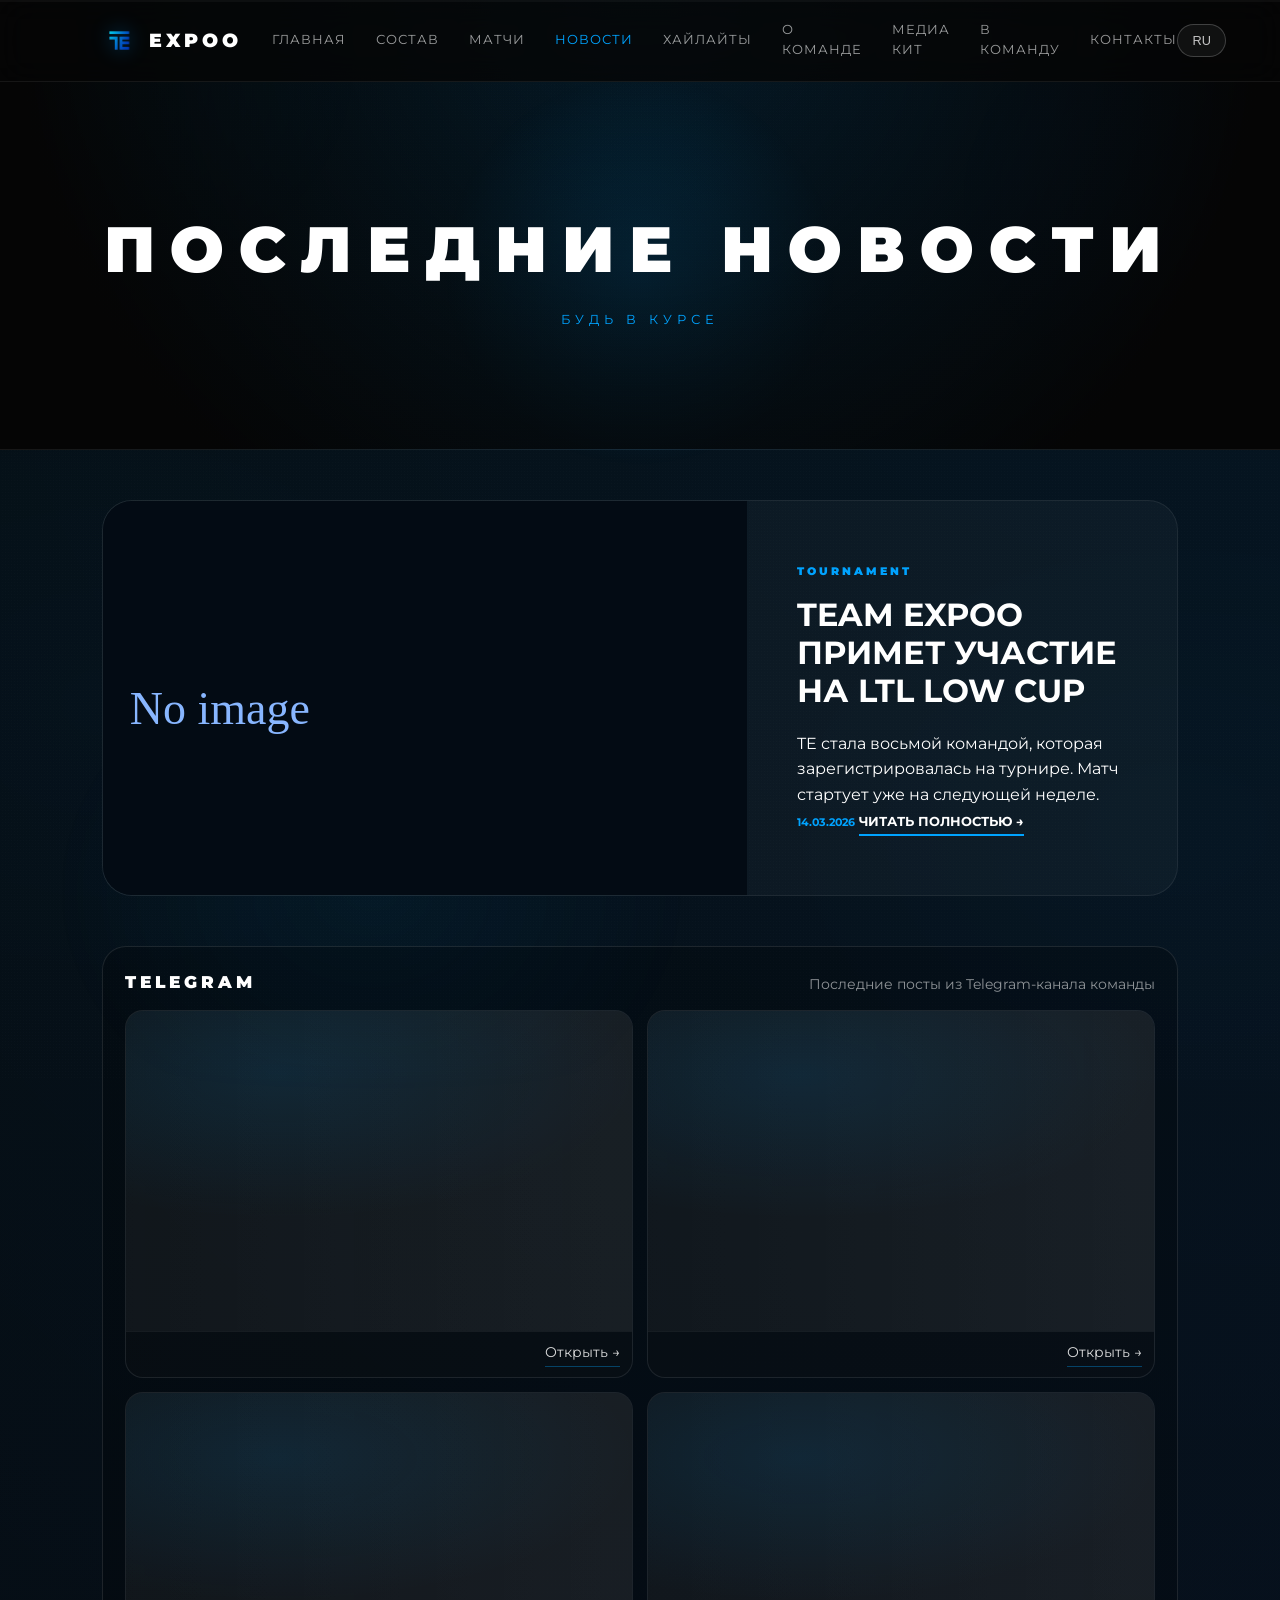
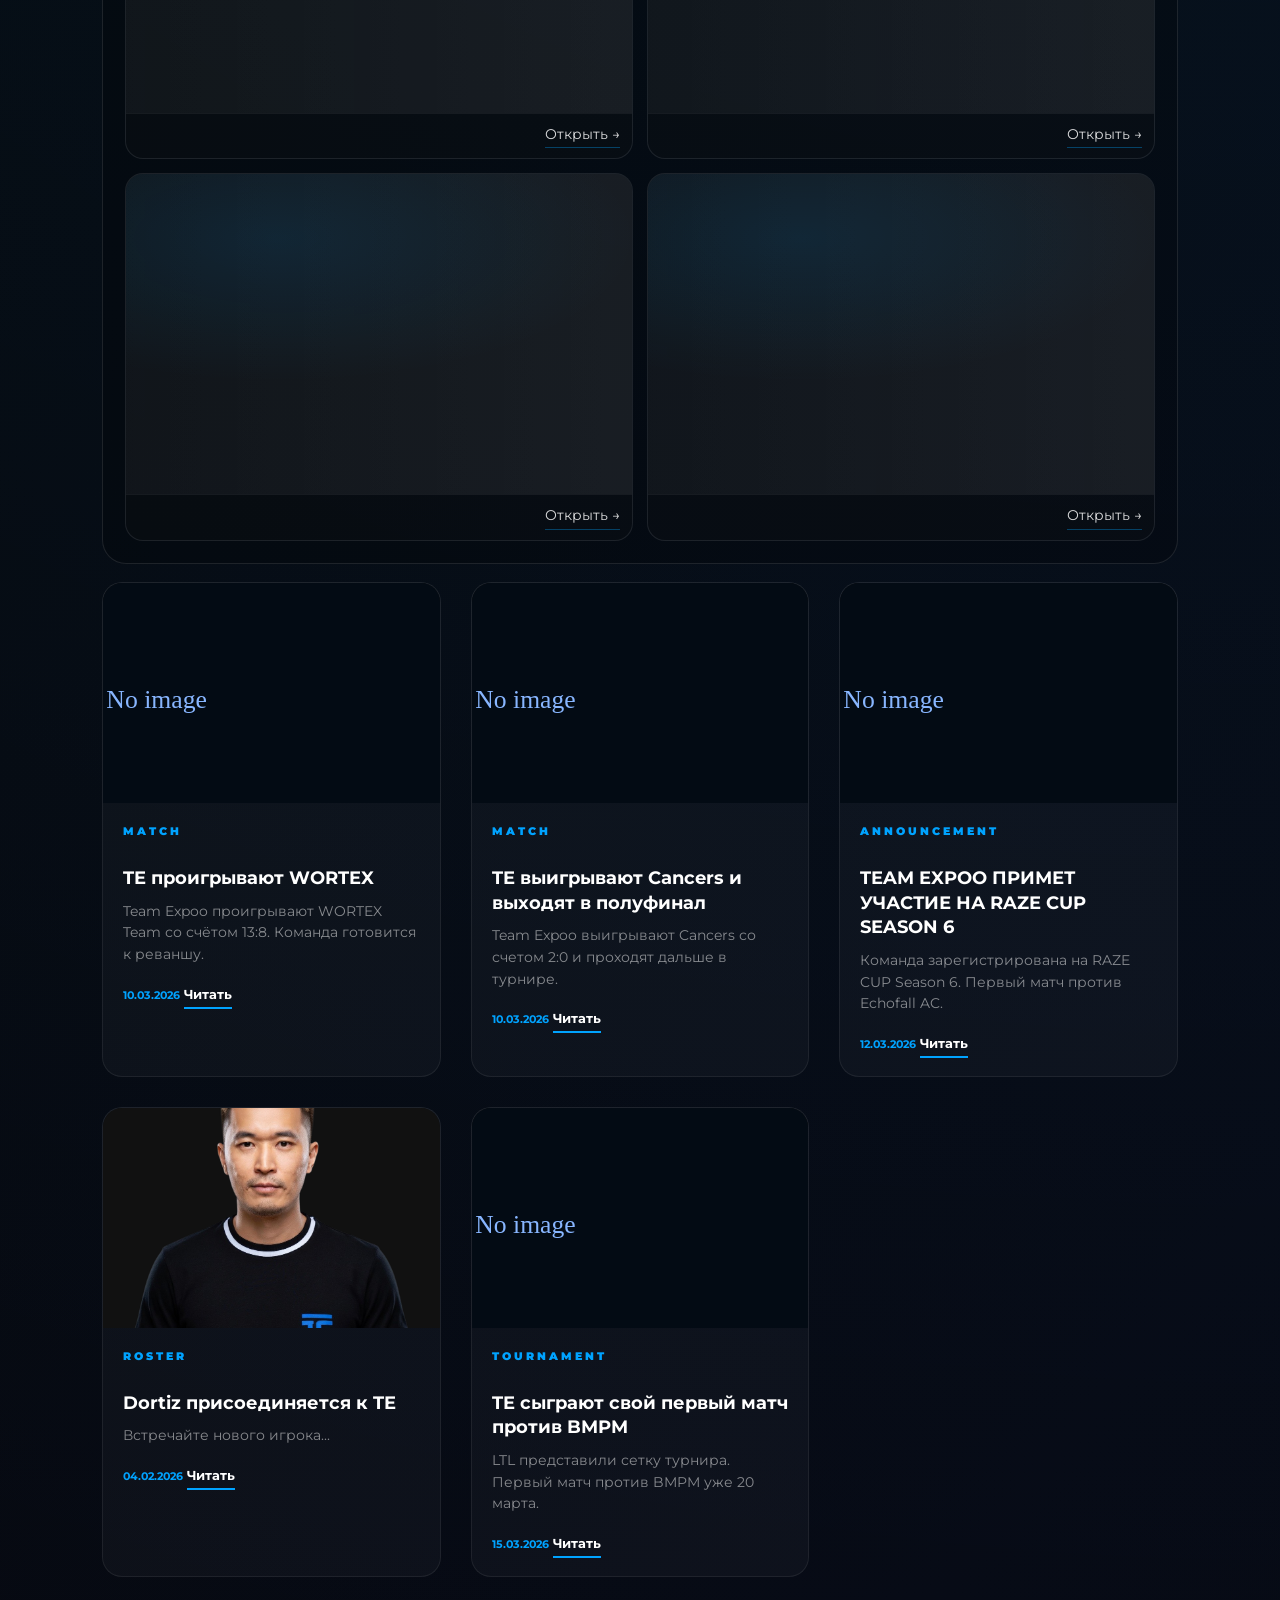
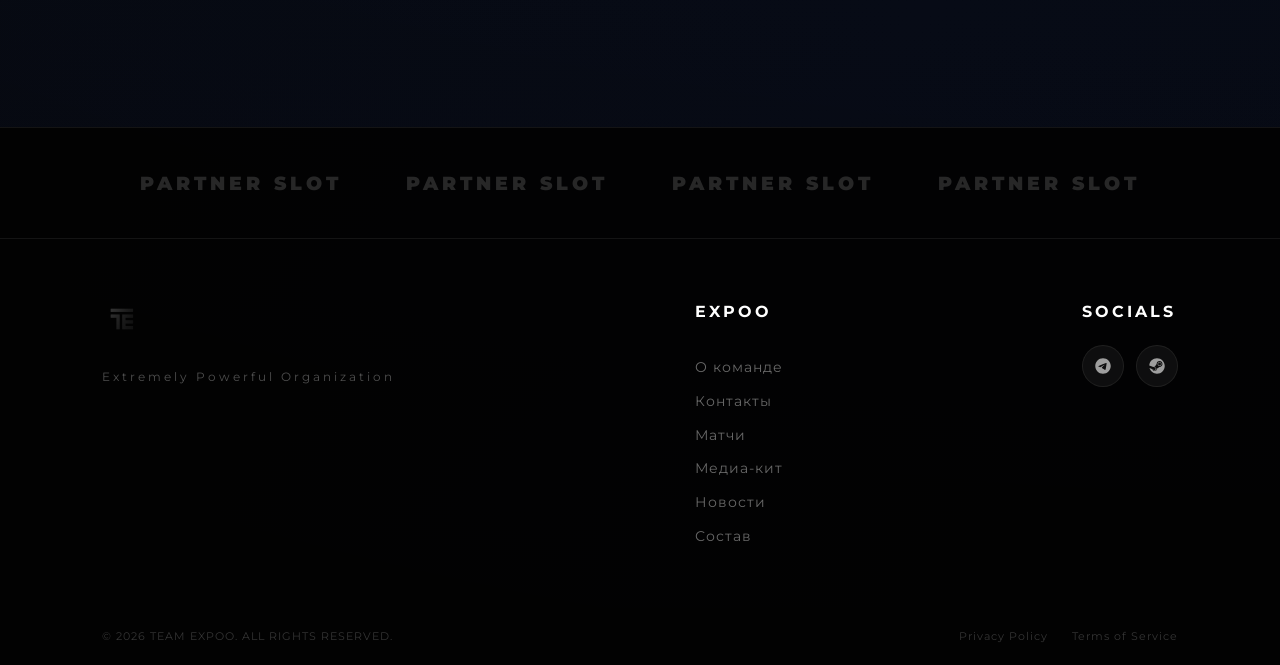
<file: news.html>
<!DOCTYPE html>
<html lang="ru">
<head>
    <meta charset="UTF-8">
    <meta name="viewport" content="width=device-width, initial-scale=1.0">
    <title>TEAM EXPOO</title>
    <meta name="description" content="Latest Team Expoo news, announcements and match updates.">
    <meta property="og:type" content="website">
    <meta property="og:title" content="TEAM EXPOO — News">
    <meta property="og:description" content="Latest news, announcements and match updates.">
    <meta property="og:image" content="images/expoologo.png">
    <link rel="icon" type="image/x-icon" href="images/expoologo.png">
    <link rel="preconnect" href="https://fonts.googleapis.com">
    <link rel="preconnect" href="https://fonts.gstatic.com" crossorigin>
    <link rel="stylesheet" href="style.css">
    <link href="https://fonts.googleapis.com/css2?family=Montserrat:wght@400;700;900&display=swap" rel="stylesheet">
</head>
<body data-page="news">

    <div id="site-header"></div>
        
        <main class="news-page">
    <section class="page-hero">
        <h1 class="page-title" data-i18n="news.hero.title">EXPOO NEWS</h1>
        <p class="page-subtitle" data-i18n="news.hero.subtitle">НОВОСТИ TEAM EXPOO</p>
    </section>

        <section class="news-container reveal">
            <div id="news-featured" class="news-featured-wrapper" aria-label="Featured news"></div>

            <div class="tg-news" aria-label="Telegram news">
                <div class="tg-news-head">
                    <h2 class="tg-news-title" data-i18n="news.tg.title">TELEGRAM</h2>
                    <p class="tg-news-sub" data-i18n="news.tg.subtitle">Latest posts from our Telegram channel</p>
                </div>
                <div class="tg-news-grid" id="tg-news-grid"></div>
                <div class="tg-news-fallback" id="tg-news-fallback" hidden>
                    <p data-i18n="news.tg.fallback">Telegram posts are unavailable right now.</p>
                    <a class="btn btn-ghost" href="#" target="_blank" rel="noopener" data-i18n="news.tg.open" data-tg-channel-link>Open channel</a>
                </div>
            </div>

            <div class="news-grid" id="news-grid" aria-label="News list"></div>
            <noscript>
                <div class="news-fallback">
                    <p data-i18n="news.noscript">Для просмотра новостей требуется JavaScript. Пожалуйста, включите его в настройках браузера.</p>
                </div>
            </noscript>

            <div id="news-modal" class="news-modal hidden" role="dialog" aria-modal="true">
                <div class="news-modal-backdrop" data-close="true"></div>
                <div class="news-modal-content">
                    <button class="news-modal-close" data-close="true" aria-label="Close">×</button>
                    <div class="news-modal-body" id="news-modal-body"></div>
                </div>
            </div>
        </section>
        </main>



    <div id="site-footer"></div>

    <script src="script.js" defer></script>
</body>
</html>
</file>
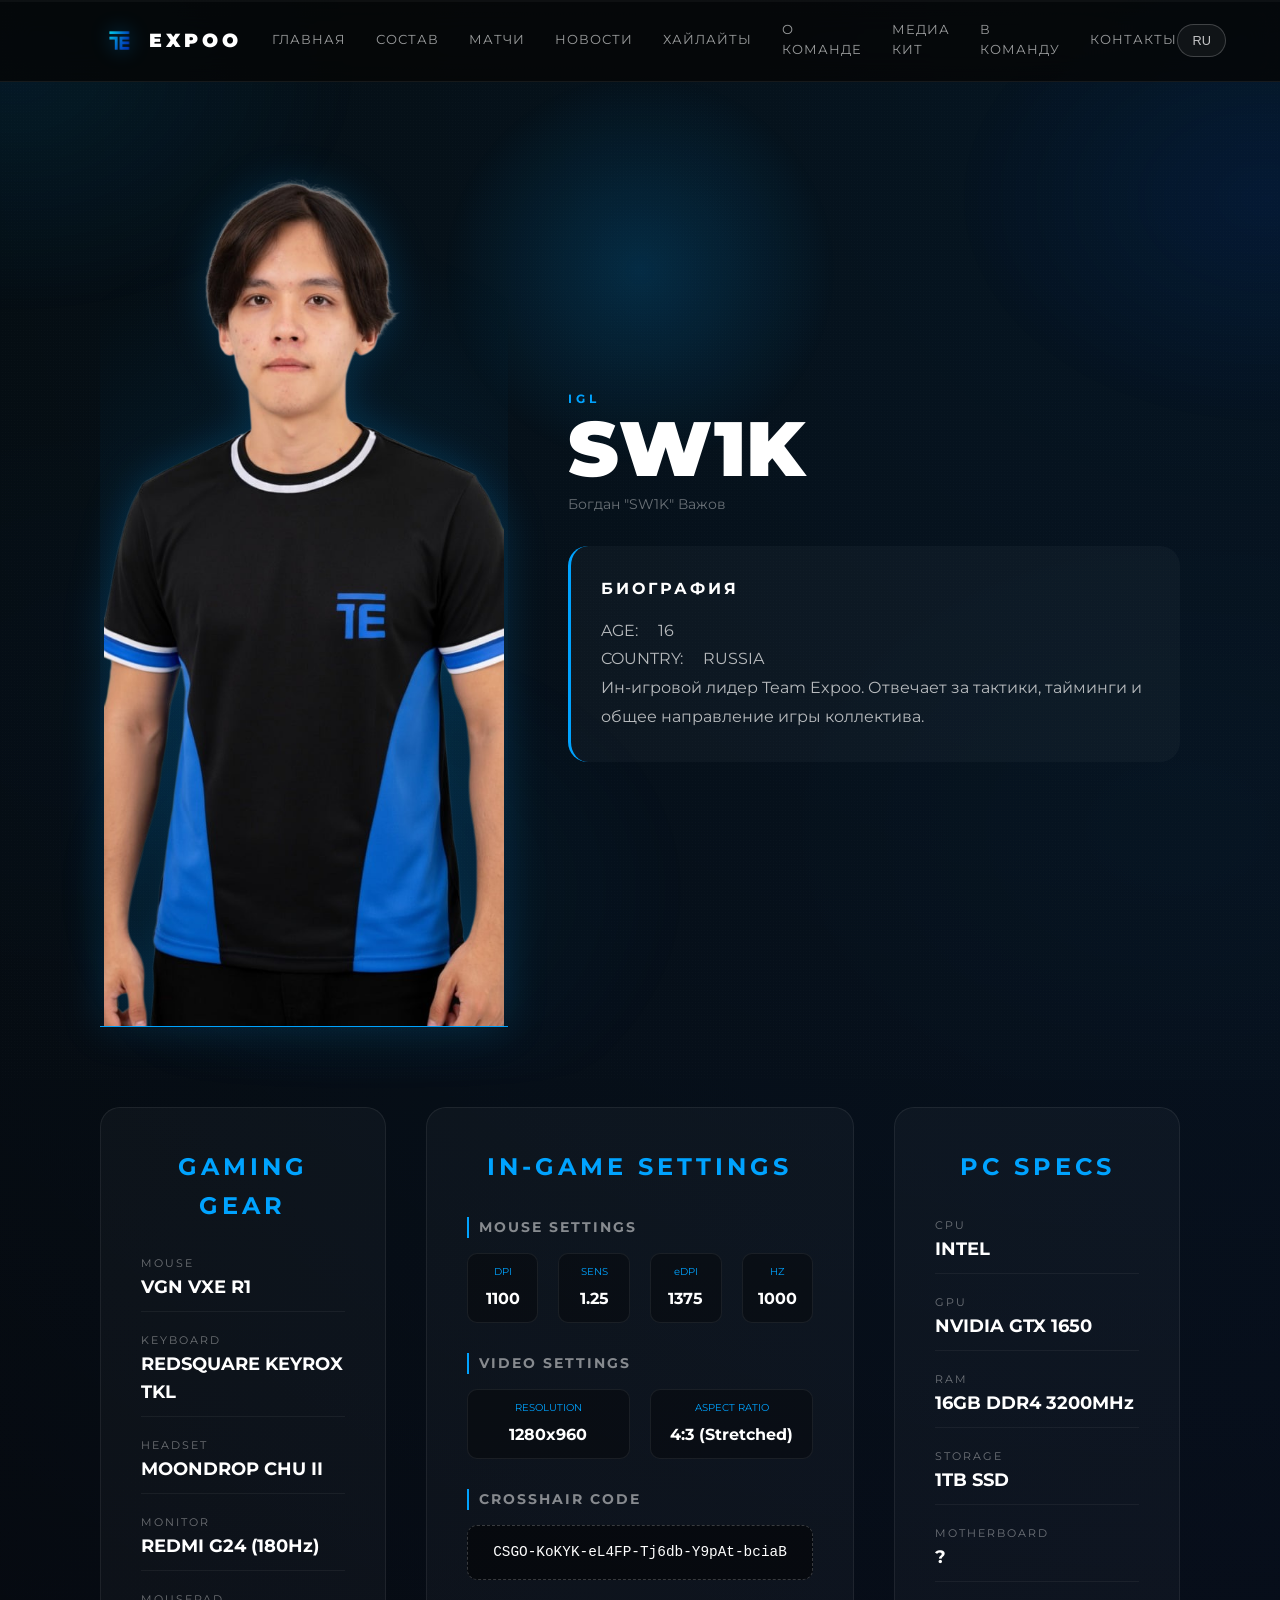
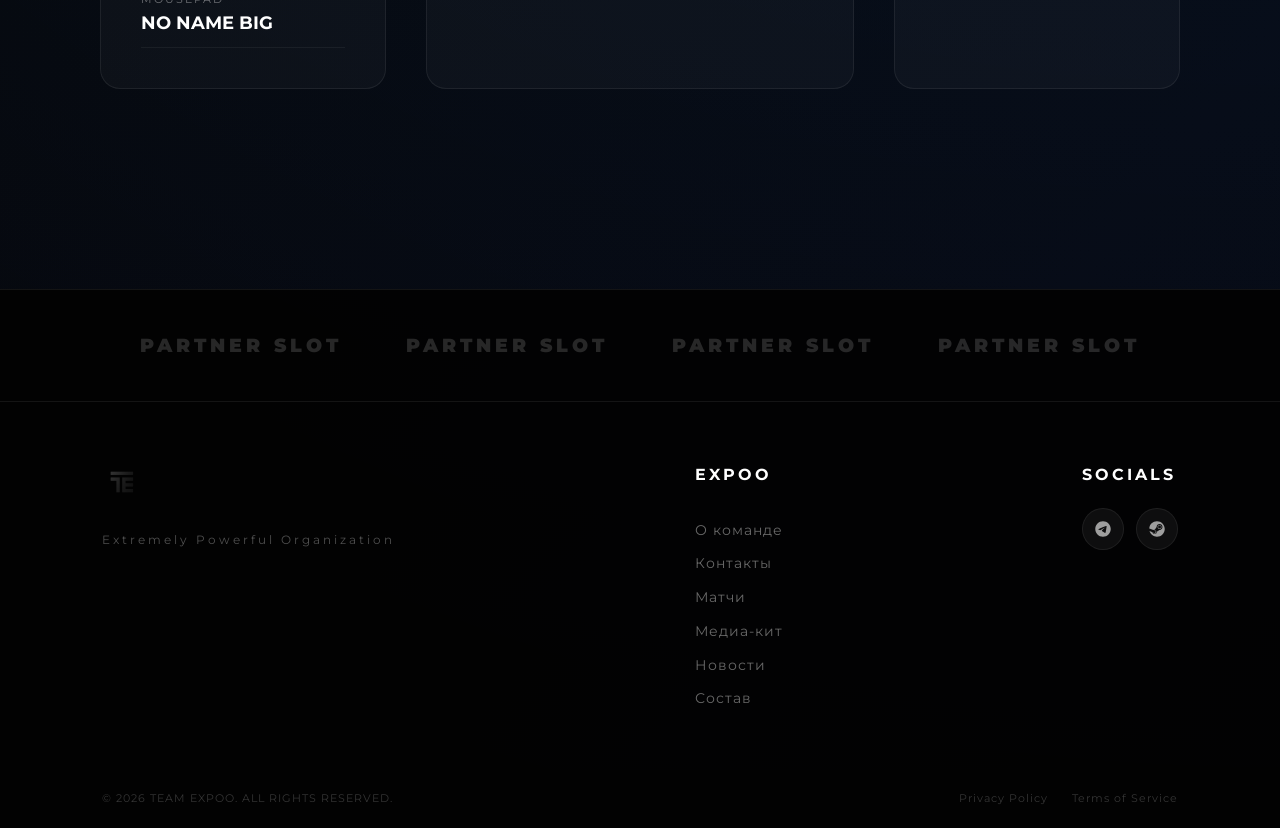
<file: player-profile.html>
<!DOCTYPE html>
<html lang="ru">
<head>
    <meta charset="UTF-8">
    <meta name="viewport" content="width=device-width, initial-scale=1.0">
    <title>Team Expoo</title>
    <meta name="description" content="Team Expoo player profile: bio, gear, in-game settings and PC specs.">
    <meta property="og:type" content="website">
    <meta property="og:title" content="TEAM EXPOO — Player Profile">
    <meta property="og:description" content="Bio, gear, settings and PC specs.">
    <meta property="og:image" content="images/expoologo.png">
    <link rel="icon" type="image/x-icon" href="images/expoologo.png">
    <link rel="preconnect" href="https://fonts.googleapis.com">
    <link rel="preconnect" href="https://fonts.gstatic.com" crossorigin>
    <link rel="stylesheet" href="style.css">
    <link href="https://fonts.googleapis.com/css2?family=Montserrat:wght@400;700;900&display=swap" rel="stylesheet">
</head>
<body data-page="profile">

    <div id="site-header"></div>

    <main class="individual-profile">
        <section class="profile-header-section">
            <div class="profile-header-grid">
                <div class="profile-photo-large">
                    <img id="player-photo" src="images/Sw1kBOgdan.png" alt="Player" loading="lazy" decoding="async">
                </div>
                <div class="profile-bio-box">
                    <span id="player-role" class="p-role">ROLE: IGL</span>
                    <h1 id="player-nick" class="p-huge-nick">SW1K</h1>
                    <p id="player-realname" class="p-realname">Богдан "SW1K" Важов</p>
                    
                    <div class="bio-text">
                        <h3 data-i18n="profile.section.bio">BIOGRAPHY</h3>
                        <p id="player-age-country">AGE:&emsp; 16 <br> COUNTRY:&emsp; RUSSIA <br></p>
                        <p id="player-bio">Lorem ipsum dolor sit amet consectetur adipisicing elit. Fuga quibusdam sequi tenetur aliquam voluptates sunt, non iste voluptatibus quis saepe atque exercitationem natus perferendis vero molestiae eveniet a cupiditate reiciendis.</p> 
                    </div>
                </div>
            </div>
        </section>

        <section class="gear-settings-section">
            <div class="gs-grid">
                
                <div class="hardware-box">
                    <h3 class="box-title" data-i18n="profile.section.gear">GAMING GEAR</h3>
                    <ul class="gear-list">
                        <li>
                            <span class="gear-type">MOUSE</span>
                            <span id="gear-mouse" class="gear-model">VGN VXE R1</span>
                        </li>
                        <li>
                            <span class="gear-type">KEYBOARD</span>
                            <span id="gear-keyboard" class="gear-model">REDSQUARE KEYROX TKL</span>
                        </li>
                        <li>
                            <span class="gear-type">HEADSET</span>
                            <span id="gear-headset" class="gear-model">MOONDROP CHU II</span>
                        </li>
                        <li>
                            <span class="gear-type">MONITOR</span>
                            <span id="gear-monitor" class="gear-model">REDMI G24 (180Hz)</span>
                        </li>
                        <li>
                            <span class="gear-type">MOUSEPAD</span>
                            <span id="gear-mousepad" class="gear-model">NO NAME BIG</span>
                        </li>
                    </ul>
                </div>

                <div class="settings-box">
                    <h3 class="box-title" data-i18n="profile.section.settings">IN-GAME SETTINGS</h3>
                    
                    <div class="settings-category">
                        <h4>MOUSE SETTINGS</h4>
                        <div class="settings-row">
                            <div class="set-item"><span>DPI</span><strong id="set-dpi">1100</strong></div>
                            <div class="set-item"><span>SENS</span><strong id="set-sens">1.25</strong></div>
                            <div class="set-item"><span>eDPI</span><strong id="set-edpi">1375</strong></div>
                            <div class="set-item"><span>HZ</span><strong id="set-hz">1000</strong></div>
                        </div>
                    </div>

                    <div class="settings-category">
                        <h4>VIDEO SETTINGS</h4>
                        <div class="settings-row">
                            <div class="set-item"><span>RESOLUTION</span><strong id="set-res">1280x960</strong></div>
                            <div class="set-item"><span>ASPECT RATIO</span><strong id="set-aspect">4:3 (Stretched)</strong></div>
                        </div>
                    </div>

                    <div class="settings-category">
                        <h4>CROSSHAIR CODE</h4>
                        <div id="set-crosshair" class="crosshair-code">
                            CSGO-KoKYK-eL4FP-Tj6db-Y9pAt-bciaB
                        </div>
                    </div>

                </div>

                <div class="pc-specs-box">
                    <h3 class="box-title" data-i18n="profile.section.specs">PC SPECS</h3>
                    <ul class="gear-list">
                        <li>
                            <span class="gear-type">CPU</span>
                            <span id="pc-cpu" class="gear-model">INTEL</span>
                        </li>
                        <li>
                            <span class="gear-type">GPU</span>
                            <span id="pc-gpu" class="gear-model">NVIDIA GTX 1650</span>
                        </li>
                        <li>
                            <span class="gear-type">RAM</span>
                            <span id="pc-ram" class="gear-model">16GB DDR4 3200MHz</span>
                        </li>
                        <li>
                            <span class="gear-type">STORAGE</span>
                            <span id="pc-storage" class="gear-model">1TB SSD</span>
                        </li>
                        <li>
                            <span class="gear-type">MOTHERBOARD</span>
                            <span id="pc-mobo" class="gear-model">?</span>
                        </li>
                    </ul>
                </div>
                
            </div>
            
        </section>
    </main>


    <div id="site-footer"></div>

    <script src="script.js" defer></script>
</body>
</html>
</file>
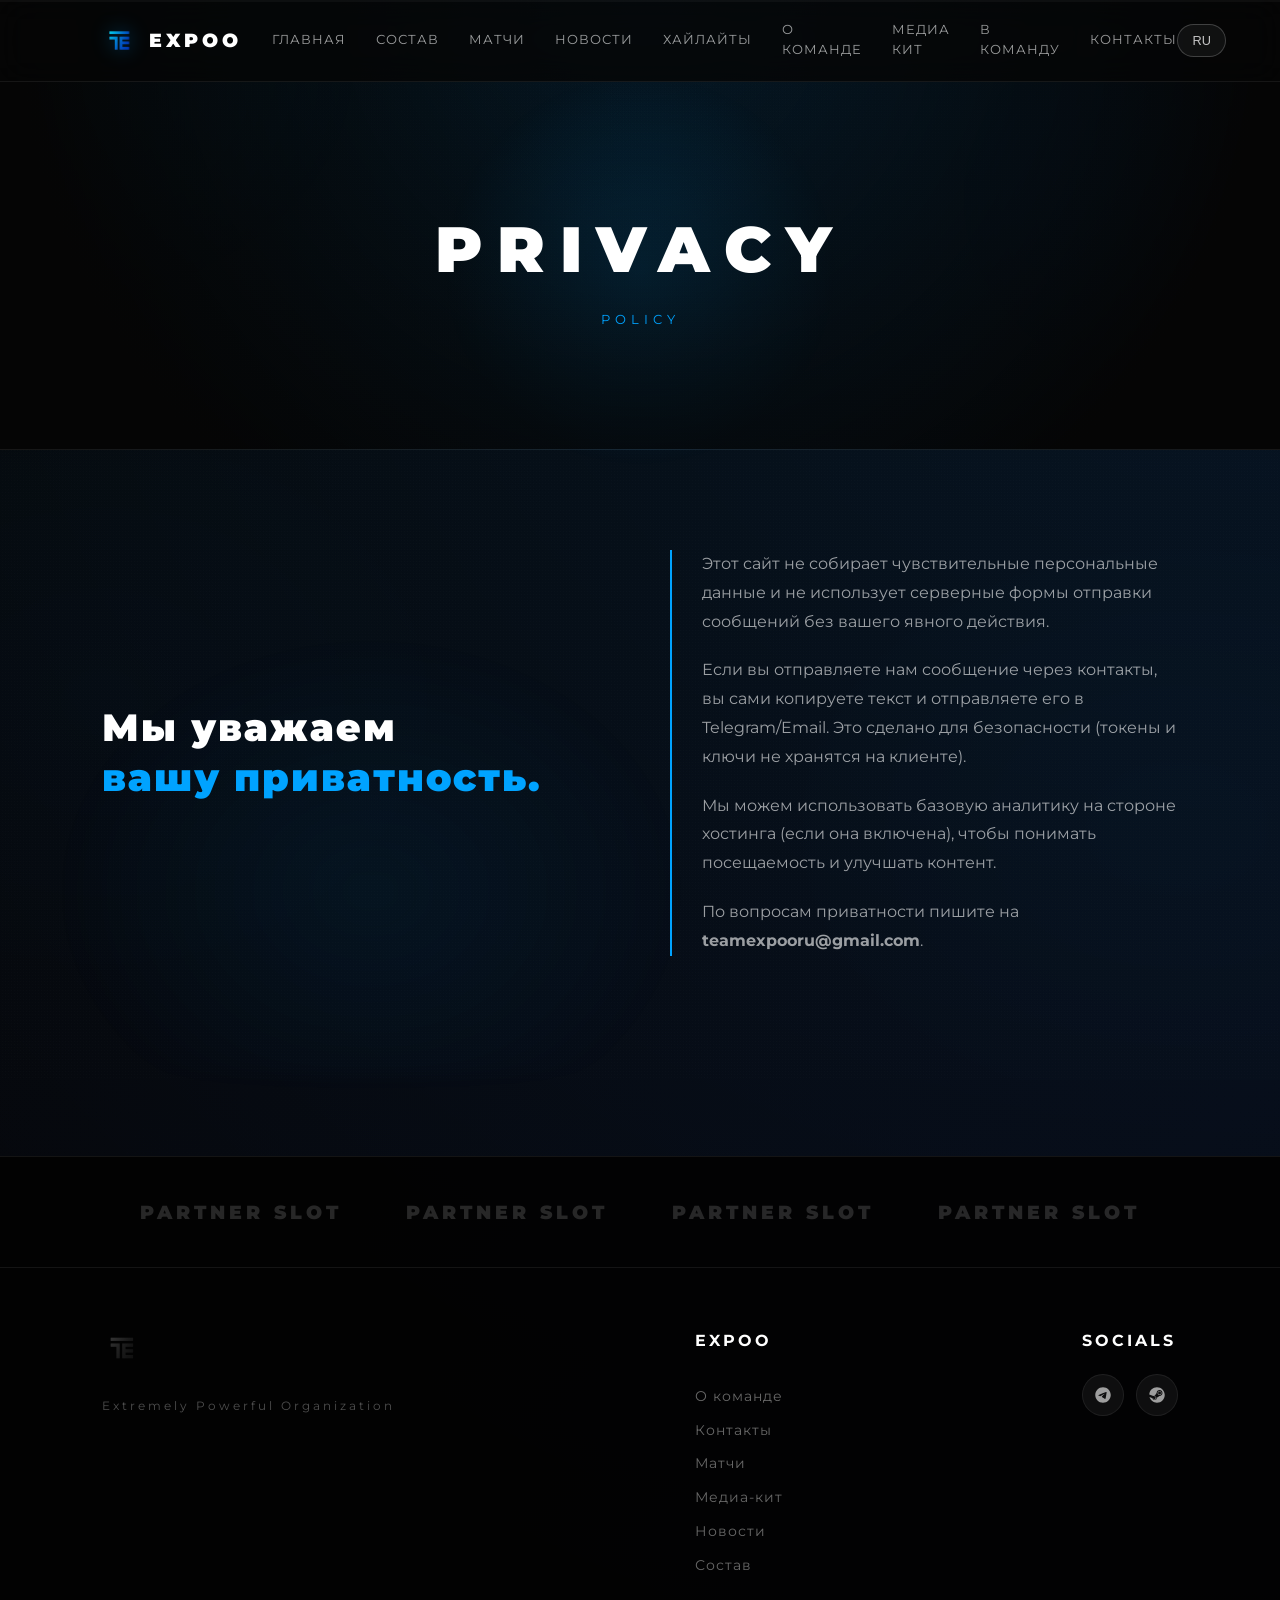
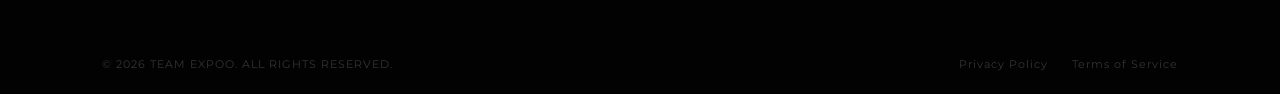
<file: privacy.html>
<!DOCTYPE html>
<html lang="ru">
<head>
    <meta charset="UTF-8">
    <meta name="viewport" content="width=device-width, initial-scale=1.0">
    <title>Privacy Policy — TEAM EXPOO</title>
    <meta name="description" content="Privacy Policy for Team Expoo website.">
    <link rel="icon" type="image/x-icon" href="images/expoologo.png">
    <link rel="preconnect" href="https://fonts.googleapis.com">
    <link rel="preconnect" href="https://fonts.gstatic.com" crossorigin>
    <link rel="stylesheet" href="style.css">
    <link href="https://fonts.googleapis.com/css2?family=Montserrat:wght@400;700;900&display=swap" rel="stylesheet">
</head>
<body data-page="privacy">

    <div id="site-header"></div>

    <main>
        <section class="page-hero">
            <h1 class="page-title">PRIVACY</h1>
            <p class="page-subtitle">POLICY</p>
        </section>

        <section class="about-content">
            <div class="about-grid">
                <div class="about-mission">
                    <h2>Мы уважаем<br><span class="text-blue">вашу приватность.</span></h2>
                </div>
                <div class="about-text">
                    <p>Этот сайт не собирает чувствительные персональные данные и не использует серверные формы отправки сообщений без вашего явного действия.</p>
                    <p>Если вы отправляете нам сообщение через контакты, вы сами копируете текст и отправляете его в Telegram/Email. Это сделано для безопасности (токены и ключи не хранятся на клиенте).</p>
                    <p>Мы можем использовать базовую аналитику на стороне хостинга (если она включена), чтобы понимать посещаемость и улучшать контент.</p>
                    <p>По вопросам приватности пишите на <b>teamexpooru@gmail.com</b>.</p>
                </div>
            </div>
        </section>
    </main>

    <div id="site-footer"></div>

    <script src="script.js" defer></script>
</body>
</html>
</file>
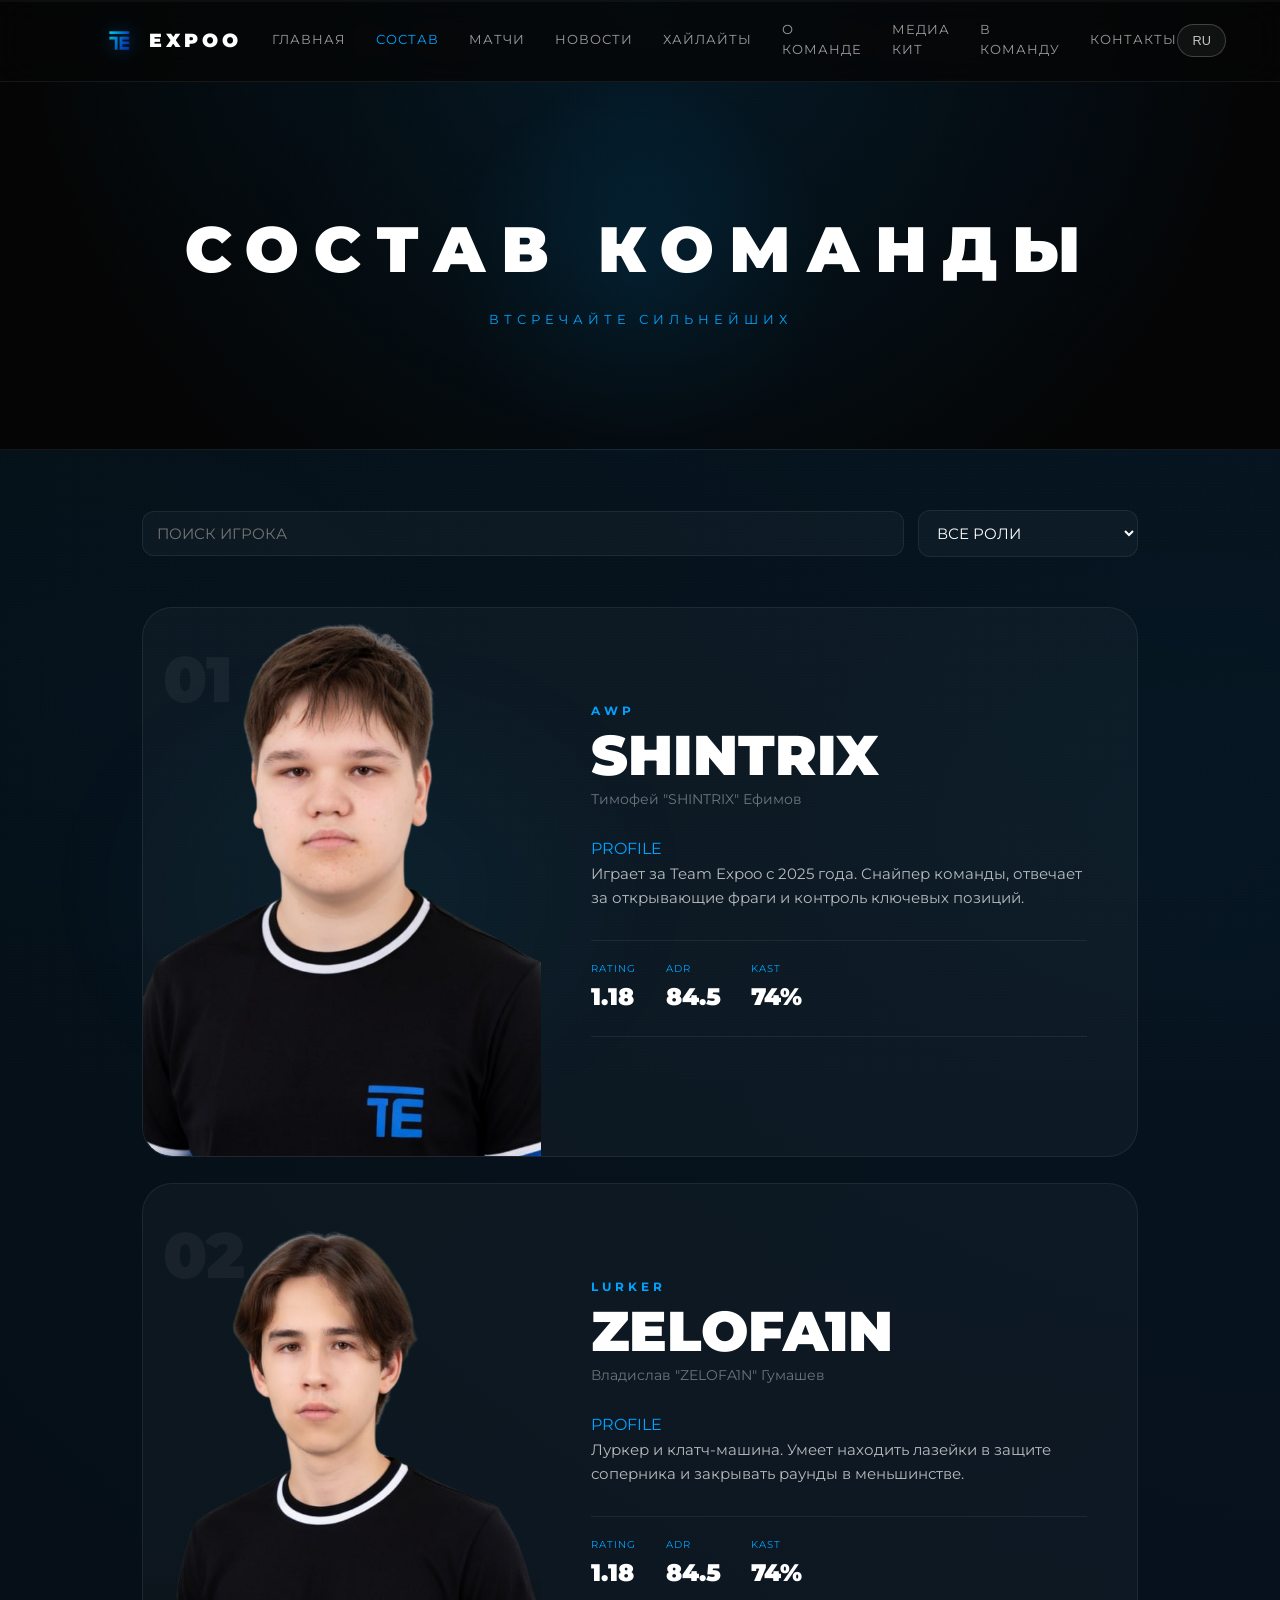
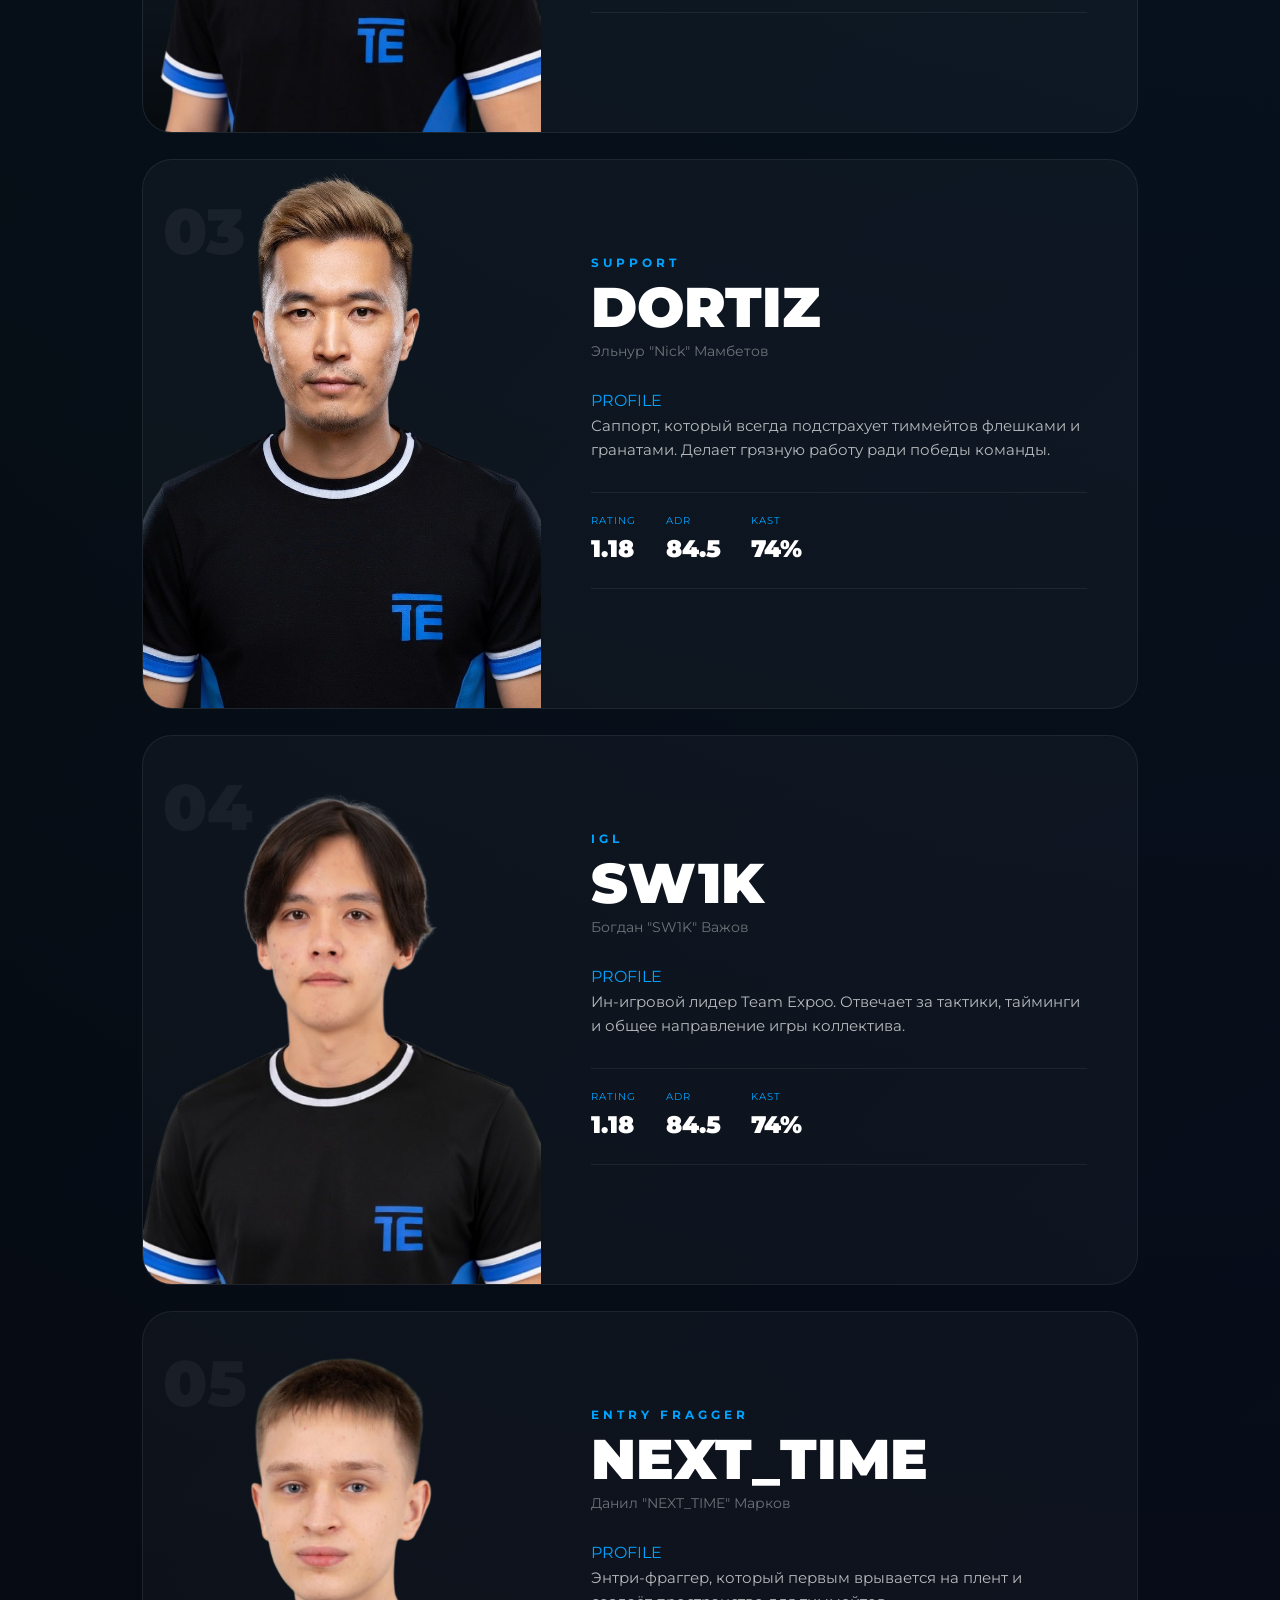
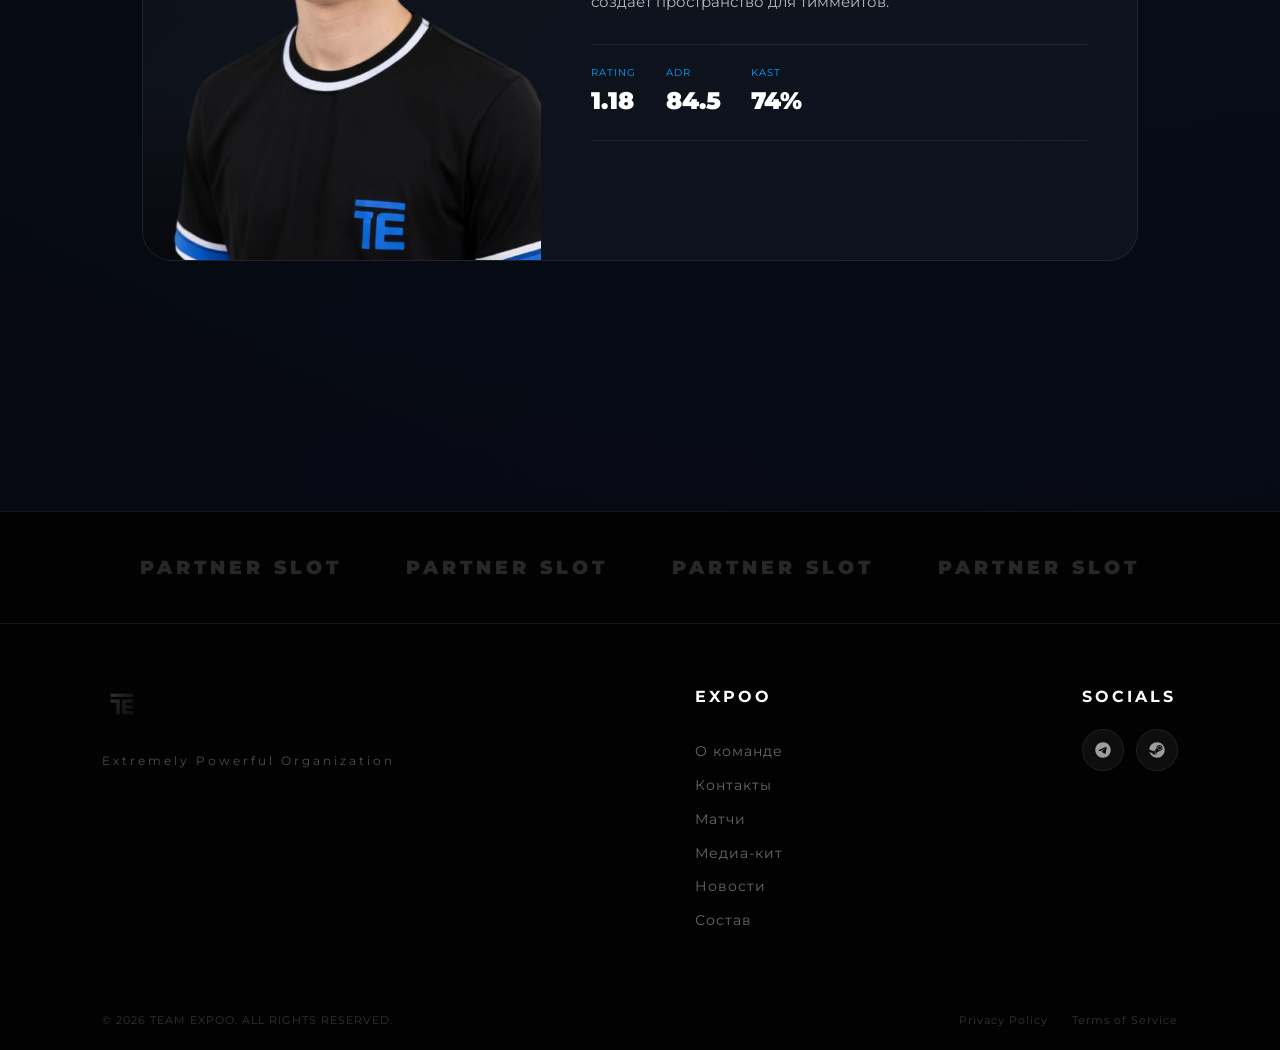
<file: roster.html>
<!DOCTYPE html>
<html lang="ru">
<head>
    <meta charset="UTF-8">
    <meta name="viewport" content="width=device-width, initial-scale=1.0">
    <title>Team Expoo</title>
    <meta name="description" content="Team Expoo roster: players, roles and profiles.">
    <meta property="og:type" content="website">
    <meta property="og:title" content="TEAM EXPOO — Roster">
    <meta property="og:description" content="Players, roles and profiles.">
    <meta property="og:image" content="images/expoologo.png">
    <link rel="icon" type="image/x-icon" href="images/expoologo.png">
    <link rel="preconnect" href="https://fonts.googleapis.com">
    <link rel="preconnect" href="https://fonts.gstatic.com" crossorigin>
    <link rel="stylesheet" href="style.css">
    <link href="https://fonts.googleapis.com/css2?family=Montserrat:wght@400;700;900&display=swap" rel="stylesheet">
</head>
<body data-page="roster">
    <div id="site-header"></div>

    <main class="roster-page">
        <section class="page-hero">
            <h1 class="page-title" data-i18n="roster.hero.title">ACTIVE ROSTER</h1>
            <p class="page-subtitle" data-i18n="roster.hero.subtitle">FUTURE OF COUNTER-STRIKE</p>
        </section>

        <section class="full-roster">
            <div class="roster-controls" role="search" aria-label="Roster search and filters">
                <input
                    id="roster-search"
                    type="search"
                    class="roster-search"
                    placeholder="Поиск игрока"
                    autocomplete="off"
                />
                <select id="roster-role" class="roster-role" aria-label="Filter by role"></select>
            </div>
            
            <div id="roster-list" class="roster-list" aria-label="Player list"></div>

            <div id="roster-empty" class="roster-empty matches-empty" hidden></div>
            </section>
    </main>

    <div id="site-footer"></div>
    <script src="script.js" defer></script>
    </body>
</html>
</file>
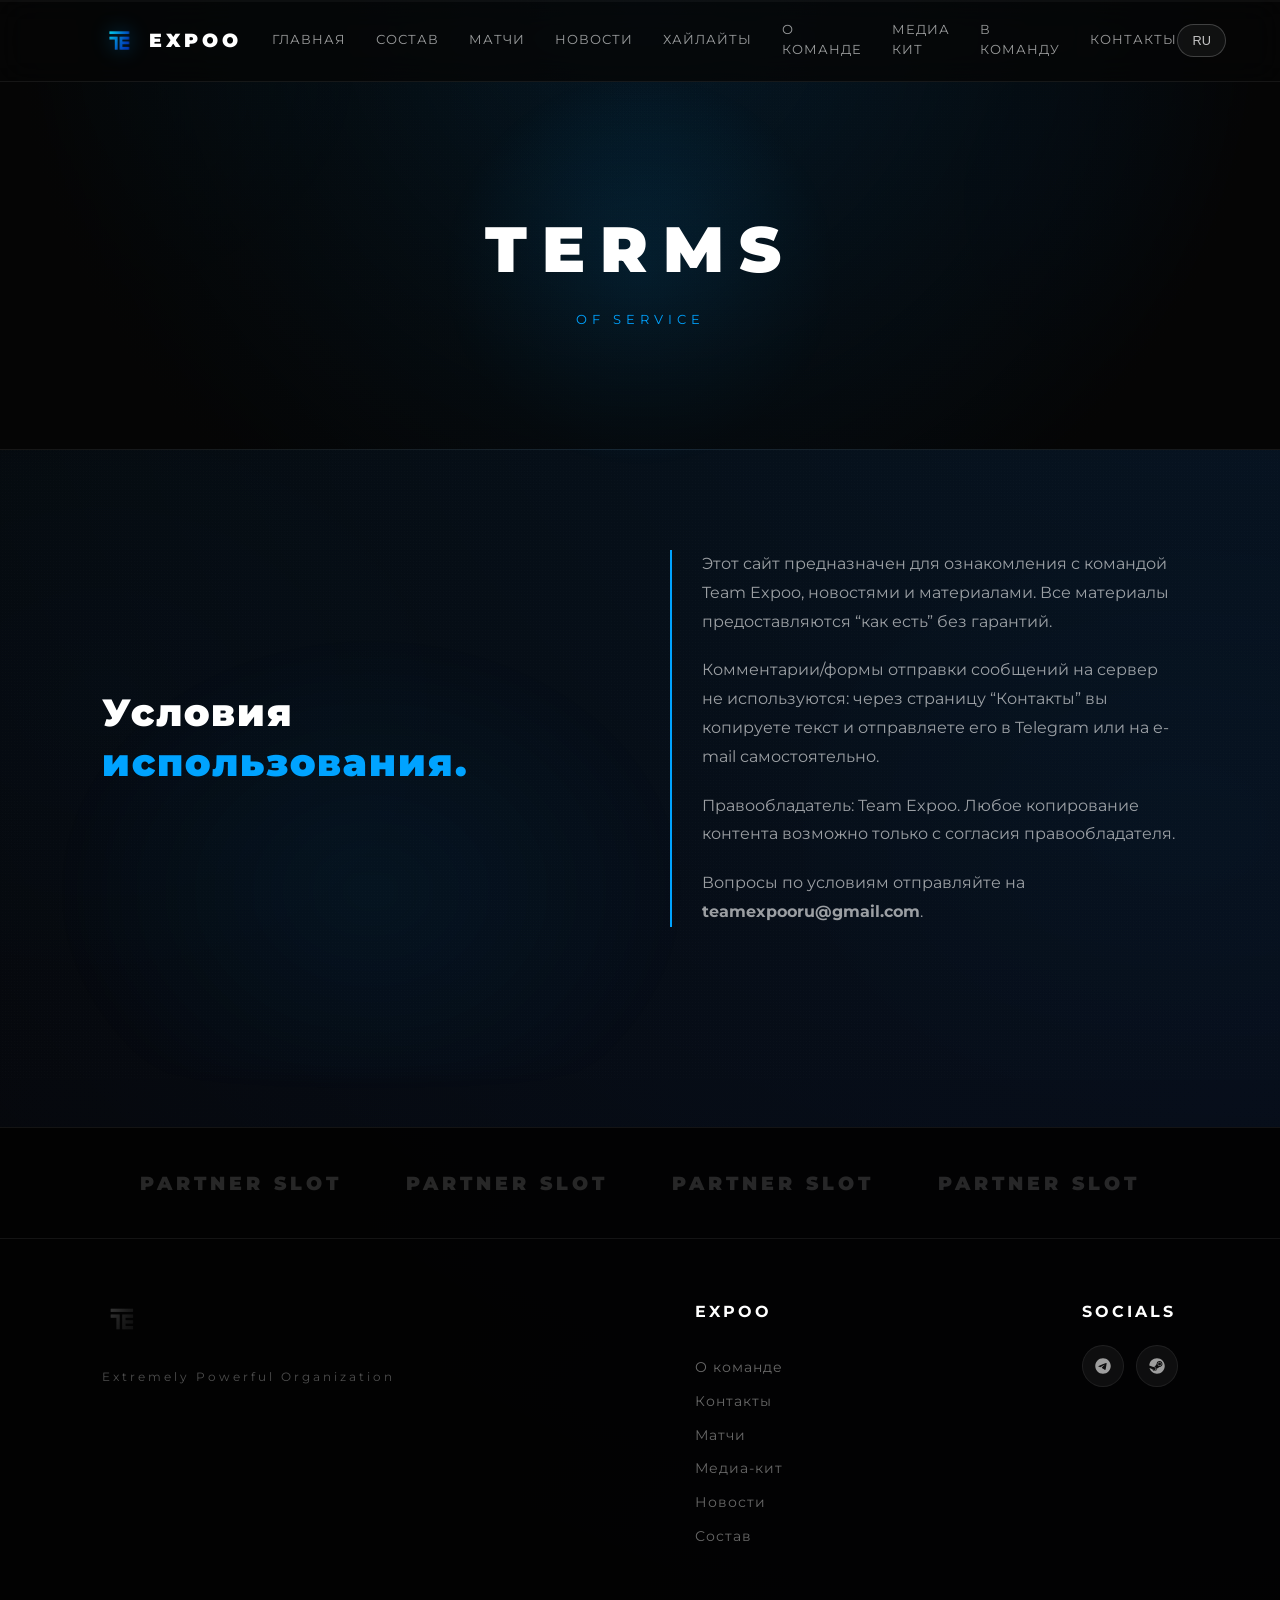
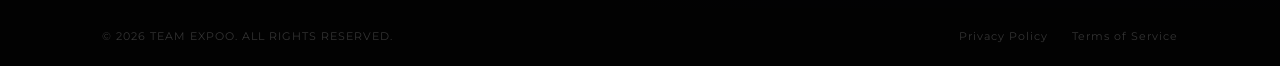
<file: terms.html>
<!DOCTYPE html>
<html lang="ru">
<head>
    <meta charset="UTF-8">
    <meta name="viewport" content="width=device-width, initial-scale=1.0">
    <title>Terms of Service — TEAM EXPOO</title>
    <meta name="description" content="Terms of Service for the Team Expoo website.">
    <meta property="og:type" content="website">
    <meta property="og:title" content="TEAM EXPOO — Terms of Service">
    <meta property="og:description" content="Terms of Service for the Team Expoo website.">
    <meta property="og:image" content="images/expoologo.png">
    <link rel="icon" type="image/x-icon" href="images/expoologo.png">
    <link rel="preconnect" href="https://fonts.googleapis.com">
    <link rel="preconnect" href="https://fonts.gstatic.com" crossorigin>
    <link rel="stylesheet" href="style.css">
    <link href="https://fonts.googleapis.com/css2?family=Montserrat:wght@400;700;900&display=swap" rel="stylesheet">
</head>
<body data-page="terms">
    <div id="site-header"></div>

    <main>
        <section class="page-hero">
            <h1 class="page-title">TERMS</h1>
            <p class="page-subtitle">OF SERVICE</p>
        </section>

        <section class="about-content">
            <div class="about-grid">
                <div class="about-mission">
                    <h2>Условия<br><span class="text-blue">использования.</span></h2>
                </div>

                <div class="about-text">
                    <p>
                        Этот сайт предназначен для ознакомления с командой Team Expoo, новостями и материалами.
                        Все материалы предоставляются “как есть” без гарантий.
                    </p>
                    <p>
                        Комментарии/формы отправки сообщений на сервер не используются: через страницу “Контакты” вы
                        копируете текст и отправляете его в Telegram или на e-mail самостоятельно.
                    </p>
                    <p>
                        Правообладатель: Team Expoo. Любое копирование контента возможно только с согласия правообладателя.
                    </p>
                    <p>
                        Вопросы по условиям отправляйте на <b>teamexpooru@gmail.com</b>.
                    </p>
                </div>
            </div>
        </section>
    </main>

    <div id="site-footer"></div>
    <script src="script.js" defer></script>
</body>
</html>
</file>
<file: style.css>
/* --- ГЛОБАЛЬНЫЕ ПЕРЕМЕННЫЕ (Цвета твоего логотипа) --- */
:root {
    --bg-dark: #050505;
    --accent-blue: #00A3FF; /* Светло-голубой */
    --deep-blue: #0057FF;   /* Глубокий синий */
    --text-white: #ffffff;
    --glass: rgba(255, 255, 255, 0.03);
    --glass-border: rgba(255, 255, 255, 0.07);
    --transition: all 0.5s cubic-bezier(0.25, 1, 0.5, 1);
}

/* --- ОБНУЛЕНИЕ СТИЛЕЙ --- */
* {
    margin: 0;
    padding: 0;
    box-sizing: border-box;
}

/* --- SUBTLE BACKGROUND MOTION --- */
@keyframes bg-shift {
    0% { background-position: 0% 50%; }
    50% { background-position: 100% 50%; }
    100% { background-position: 0% 50%; }
}

@keyframes blob-drift-1 {
    0% { transform: translate3d(-10%, -10%, 0) scale(1); }
    50% { transform: translate3d(12%, 8%, 0) scale(1.15); }
    100% { transform: translate3d(-10%, -10%, 0) scale(1); }
}

@keyframes blob-drift-2 {
    0% { transform: translate3d(12%, 18%, 0) scale(1.05); }
    50% { transform: translate3d(-8%, -6%, 0) scale(1.18); }
    100% { transform: translate3d(12%, 18%, 0) scale(1.05); }
}

/* Respect reduced-motion settings */
@media (prefers-reduced-motion: reduce) {
    * {
        animation-duration: 0.001ms !important;
        animation-iteration-count: 1 !important;
        transition-duration: 0.001ms !important;
        scroll-behavior: auto !important;
    }
}

body {
    background: radial-gradient(circle at top, rgba(0, 163, 255, 0.1), transparent 55%),
                linear-gradient(130deg, #050505 0%, #070710 40%, #030306 100%);
    background-size: 200% 200%;
    animation: bg-shift 30s ease infinite;
    background-color: var(--bg-dark);
    color: var(--text-white);
    font-family: 'Montserrat', sans-serif;
    overflow-x: hidden;
    line-height: 1.6;
}

/* Ambient layers: subtle blobs + noise + cursor glow */
body::before {
    content: '';
    position: fixed;
    inset: -20%;
    z-index: -10;
    pointer-events: none;
    background:
      radial-gradient(600px 420px at 15% 20%, rgba(0,163,255,0.10), transparent 60%),
      radial-gradient(520px 380px at 85% 30%, rgba(0,87,255,0.10), transparent 62%),
      radial-gradient(520px 420px at 35% 85%, rgba(0,163,255,0.07), transparent 65%);
    filter: blur(12px);
    opacity: 0.85;
    animation: blob-drift-1 18s ease-in-out infinite;
}

body::after {
    content: '';
    position: fixed;
    inset: -20%;
    z-index: -9;
    pointer-events: none;
    background:
      radial-gradient(620px 460px at 80% 80%, rgba(0,163,255,0.09), transparent 62%),
      radial-gradient(520px 420px at 20% 70%, rgba(0,87,255,0.08), transparent 64%),
      radial-gradient(1px 1px at 0 0, rgba(255,255,255,0.06) 0, rgba(255,255,255,0.06) 1px, transparent 1px);
    background-size: auto, auto, 3px 3px;
    mix-blend-mode: screen;
    opacity: 0.18;
    animation: blob-drift-2 22s ease-in-out infinite;
}

/* Cursor spotlight (desktop only; JS updates --mx/--my) */
.cursor-glow {
    position: fixed;
    inset: 0;
    z-index: -8;
    pointer-events: none;
    background: radial-gradient(280px 280px at var(--mx, 50%) var(--my, 30%), rgba(0,163,255,0.18), transparent 70%);
    opacity: 0;
    transition: opacity 250ms ease;
}

body.has-cursor-glow .cursor-glow {
    opacity: 1;
}

@media (prefers-reduced-motion: reduce) {
    body::before, body::after {
        animation: none !important;
    }
    body.has-cursor-glow .cursor-glow {
        opacity: 0 !important;
    }
}

body.modal-open {
    overflow: hidden;
}

html {
    scroll-behavior: smooth;
}

/* Prevent accidental horizontal scrolling on mobile */
html, body {
    width: 100%;
    overflow-x: hidden;
}

@supports (overflow: clip) {
    html, body {
        overflow-x: clip;
    }
}

/* (дубликат body удалён) */

/* --- ШАПКА (NAVBAR) --- */
.top-progress {
    position: fixed;
    top: 0;
    left: 0;
    right: 0;
    height: 2px;
    z-index: 1200;
    background: rgba(255, 255, 255, 0.04);
}

.top-progress-bar {
    height: 100%;
    width: 0%;
    background: linear-gradient(90deg, rgba(0,163,255,0.95), rgba(0,87,255,0.95));
    box-shadow: 0 0 18px rgba(0, 163, 255, 0.35);
    transform-origin: left center;
}

.navbar {
    display: flex;
    justify-content: space-between;
    align-items: center;
    padding: 20px 8%;
    position: fixed;
    width: 100%;
    z-index: 1000;
    background: rgba(5, 5, 5, 0.8);
    backdrop-filter: blur(15px);
    border-bottom: 1px solid var(--glass-border);
}

.logo-container {
    display: flex;
    align-items: center;
    gap: 12px;
}

.logo-link {
    text-decoration: none;
    color: inherit;
}

.logo-link:focus-visible {
    outline: 2px solid rgba(0, 163, 255, 0.8);
    outline-offset: 4px;
    border-radius: 12px;
}

.header-logo {
    height: 35px;
    filter: drop-shadow(0 0 10px rgba(0, 163, 255, 0.4));
}

.logo-text {
    font-weight: 900;
    letter-spacing: 4px;
    font-size: 1.2rem;
}

.nav-links {
    display: flex;
    align-items: center;
}

.nav-links a {
    color: rgba(255, 255, 255, 0.6);
    text-decoration: none;
    margin-left: 30px;
    font-size: 0.8rem;
    text-transform: uppercase;
    letter-spacing: 1px;
    transition: 0.3s;
}

.nav-links a:hover, .nav-links a.active {
    color: var(--accent-blue);
}

.lang-switch {
    color: rgba(255, 255, 255, 0.75);
    border: 1px solid rgba(255, 255, 255, 0.2);
    padding: 8px 14px;
    border-radius: 999px;
    cursor: pointer;
    transition: var(--transition);
    font-size: 0.8rem;
    background: rgba(255, 255, 255, 0.05);
}

.lang-switch:hover {
    background: rgba(255, 255, 255, 0.1);
}

.menu-toggle {
    display: none;
    width: 40px;
    height: 34px;
    background: none;
    border: none;
    cursor: pointer;
    padding: 0;
    position: relative;
}

.menu-toggle span {
    position: absolute;
    left: 0;
    right: 0;
    height: 3px;
    background: rgba(255, 255, 255, 0.8);
    border-radius: 2px;
    transition: transform 0.3s ease, opacity 0.3s ease;
}

.menu-toggle span:nth-child(1) { top: 8px; }
.menu-toggle span:nth-child(2) { top: 16px; }
.menu-toggle span:nth-child(3) { top: 24px; }

body.menu-open .menu-toggle span:nth-child(1) {
    transform: translateY(8px) rotate(45deg);
}

body.menu-open .menu-toggle span:nth-child(2) {
    opacity: 0;
}

body.menu-open .menu-toggle span:nth-child(3) {
    transform: translateY(-8px) rotate(-45deg);
}

/* Backdrop for mobile nav */
.nav-backdrop {
    position: fixed;
    inset: 0;
    background: rgba(0, 0, 0, 0.55);
    backdrop-filter: blur(2px);
    opacity: 0;
    pointer-events: none;
    transition: opacity 0.25s ease;
    z-index: 998;
}

.nav-backdrop.show {
    opacity: 1;
    pointer-events: auto;
}

/* --- HERO СЕКЦИЯ --- */
.hero {
    height: 100vh;
    display: flex;
    align-items: center;
    justify-content: center;
    text-align: center;
    position: relative;
    padding: 0 20px;
}

.hero-video {
    position: absolute;
    inset: 0;
    width: 100%;
    height: 100%;
    object-fit: cover;
    object-position: center;
    opacity: 0.45;
    filter: saturate(1.05) contrast(1.05);
    z-index: -3;
    background: #000;
}

.hero-video-overlay {
    position: absolute;
    inset: 0;
    z-index: -2;
    background:
        radial-gradient(circle at top, rgba(0, 163, 255, 0.12), transparent 55%),
        linear-gradient(180deg, rgba(5, 5, 5, 0.65) 0%, rgba(5, 5, 5, 0.92) 100%);
    pointer-events: none;
}

.hero-bg-logo {
    position: absolute;
    height: 65vh;
    opacity: 0.03;
    z-index: -1;
    filter: grayscale(1);
}

.main-title {
    font-size: clamp(2.5rem, 8vw, 6.5rem);
    font-weight: 900;
    letter-spacing: clamp(10px, 2vw, 25px);
    background: linear-gradient(to bottom, #ffffff 30%, var(--accent-blue) 100%);
    -webkit-background-clip: text;
    -webkit-text-fill-color: transparent;
    margin-bottom: 10px;
}

.subtitle {
    letter-spacing: clamp(4px, 1vw, 10px);
    font-size: 0.8rem;
    color: rgba(255, 255, 255, 0.4);
    text-transform: uppercase;
}

.match-ticker {
    margin-top: 40px;
    display: inline-flex;
    align-items: center;
    gap: 15px;
    background: var(--glass);
    padding: 12px 25px;
    border-radius: 100px;
    border: 1px solid rgba(0, 163, 255, 0.2);
}

.ticker-label { color: var(--accent-blue); font-weight: bold; font-size: 0.75rem; }

/* =========================================
   BUTTONS
   ========================================= */

.btn {
    display: inline-flex;
    align-items: center;
    justify-content: center;
    gap: 10px;
    padding: 12px 18px;
    border-radius: 999px;
    font-size: 0.8rem;
    letter-spacing: 2px;
    text-transform: uppercase;
    text-decoration: none;
    border: 1px solid var(--glass-border);
    transition: var(--transition);
    cursor: pointer;
    user-select: none;
}

.btn-primary {
    background: linear-gradient(135deg, rgba(0, 163, 255, 0.9), rgba(0, 87, 255, 0.9));
    color: #fff;
    border-color: rgba(0, 163, 255, 0.35);
    box-shadow: 0 18px 40px rgba(0, 87, 255, 0.25);
}

.btn-primary:hover {
    transform: translateY(-2px);
    box-shadow: 0 24px 55px rgba(0, 87, 255, 0.35);
}

.btn-ghost {
    background: rgba(255, 255, 255, 0.04);
    color: rgba(255, 255, 255, 0.8);
}

.btn-ghost:hover {
    border-color: rgba(0, 163, 255, 0.35);
    color: var(--accent-blue);
    transform: translateY(-2px);
}

/* =========================================
   MATCH CENTER (HOME)
   ========================================= */

.match-center {
    padding: 70px 8% 30px;
}

.match-center-inner {
    max-width: 1400px;
    margin: 0 auto;
}

.mc-header {
    display: flex;
    align-items: center;
    justify-content: space-between;
    gap: 20px;
    margin-bottom: 20px;
}

.mc-title {
    margin-bottom: 0;
}

.mc-actions {
    display: flex;
    gap: 12px;
    flex-wrap: wrap;
}

.mc-grid {
    display: grid;
    grid-template-columns: 1.2fr 1fr;
    gap: 20px;
}

.mc-card {
    background: var(--glass);
    border: 1px solid var(--glass-border);
    border-radius: 24px;
    padding: 26px;
    overflow: hidden;
    position: relative;
}

.mc-card::before {
    content: '';
    position: absolute;
    inset: 0;
    background: radial-gradient(circle at top left, rgba(0, 163, 255, 0.12), transparent 55%);
    pointer-events: none;
}

.mc-card-top {
    display: flex;
    align-items: center;
    justify-content: space-between;
    gap: 12px;
    position: relative;
    z-index: 1;
}

.mc-label {
    color: var(--accent-blue);
    font-size: 0.7rem;
    letter-spacing: 3px;
    font-weight: 900;
}

.mc-meta {
    color: rgba(255, 255, 255, 0.5);
    font-size: 0.8rem;
}

.mc-versus {
    margin-top: 22px;
    display: grid;
    grid-template-columns: 1fr auto 1fr;
    align-items: center;
    gap: 14px;
    position: relative;
    z-index: 1;
}

.mc-team {
    display: flex;
    flex-direction: column;
    gap: 6px;
}

.mc-team-right {
    text-align: right;
}

.mc-team-tag {
    font-size: 2rem;
    font-weight: 900;
    letter-spacing: 2px;
}

.mc-team-name {
    font-size: 0.85rem;
    color: rgba(255, 255, 255, 0.55);
    letter-spacing: 1px;
    text-transform: uppercase;
}

.mc-vs {
    font-weight: 900;
    letter-spacing: 6px;
    color: rgba(255, 255, 255, 0.15);
}

.mc-time {
    margin-top: 18px;
    padding-top: 16px;
    border-top: 1px solid rgba(255, 255, 255, 0.08);
    display: flex;
    flex-direction: column;
    gap: 6px;
    position: relative;
    z-index: 1;
}

.mc-time-main {
    font-weight: 800;
    letter-spacing: 1px;
}

.mc-time-sub {
    color: rgba(255, 255, 255, 0.55);
    font-size: 0.85rem;
}

.mc-results-list {
    margin-top: 18px;
    display: flex;
    flex-direction: column;
    gap: 10px;
    position: relative;
    z-index: 1;
}

.mc-result {
    display: grid;
    grid-template-columns: 1fr auto;
    gap: 12px;
    align-items: center;
    padding: 12px 14px;
    border-radius: 14px;
    border: 1px solid rgba(255, 255, 255, 0.06);
    background: rgba(0, 0, 0, 0.25);
}

.mc-result-main {
    display: flex;
    flex-direction: column;
    gap: 2px;
}

.mc-result-title {
    font-weight: 800;
    letter-spacing: 1px;
    font-size: 0.95rem;
}

.mc-result-sub {
    color: rgba(255, 255, 255, 0.55);
    font-size: 0.8rem;
}

.mc-result-score {
    font-weight: 900;
    letter-spacing: 2px;
    color: rgba(255, 255, 255, 0.9);
}

.mc-result.win .mc-result-score {
    color: rgba(40, 255, 160, 0.9);
}

.mc-result.loss .mc-result-score {
    color: rgba(255, 90, 90, 0.95);
}

/* --- СЕКЦИЯ РОСТЕРА (АККОРДЕОН) --- */
.roster-section {
    padding: 100px 8%;
}

/* --- ВСПЫЛЬЧИКИ ПРИ СКРОЛЛЕ (SECTION REVEAL) --- */
.reveal {
    opacity: 0;
    transform: translateY(30px);
    transition: opacity 0.7s ease, transform 0.7s ease;
}

.reveal.active {
    opacity: 1;
    transform: translateY(0);
}

.section-title {
    position: relative;
}

.section-title::after {
    content: '';
    position: absolute;
    left: 50%;
    bottom: -12px;
    width: 70px;
    height: 3px;
    background: linear-gradient(90deg, rgba(0, 163, 255, 0.8), rgba(0, 163, 255, 0.2));
    border-radius: 999px;
    transform: translateX(-50%);
    opacity: 0.75;
}

.section-title {
    font-size: 2rem;
    margin-bottom: 60px;
    letter-spacing: 8px;
    text-align: center;
    font-weight: 900;
}

.roster-container {
    display: flex;
    gap: 15px;
    height: min(600px, 80vh);
    max-width: 1400px;
    margin: 0 auto;
}

.player-card {
    flex: 1; /* Все равны */
    background: var(--glass);
    border: 1px solid var(--glass-border);
    border-radius: 24px;
    position: relative;
    overflow: hidden;
    transition: var(--transition);
    cursor: pointer;
    text-decoration: none;
    color: inherit;
}

.player-card:focus-visible {
    outline: 2px solid rgba(0, 163, 255, 0.8);
    outline-offset: 4px;
}

.player-card img {
    width: 100%;
    height: 100%; /* Фото занимает всю высоту карточки */
    
    /* Магия выравнивания */
    object-fit: cover; /* Фото заполняет область без искажений */
    object-position: center top; /* Центрируем по горизонтали, прижимаем к макушке по вертикали */
    
    display: block;
    transition: var(--transition);
}

/* Эффект расширения */
.player-card:hover {
    flex: 3;
    background: linear-gradient(180deg, rgba(0, 163, 255, 0.05) 0%, rgba(0, 87, 255, 0.15) 100%);
    border-color: var(--accent-blue);
}

/* Работа с силуэтом */
.player-img-container {
    position: absolute;
    top: 0;
    left: 0;
    width: 100%;
    height: 100%;
}

.player-straight-img {
    width: 100%;
    height: 100%;
    object-fit: contain; /* Силуэт не обрезается */
    object-position: bottom;
    position: absolute;
    bottom: -20px;
    left: 0;
    opacity: 0.2;
    filter: grayscale(1);
    transition: var(--transition);
}

.player-card:hover .player-straight-img {
    opacity: 0.7;
    bottom: 0;
    filter: grayscale(0);
}

.player-overlay {
    position: absolute;
    bottom: 0;
    left: 0;
    width: 100%;
    height: 50%;
    background: linear-gradient(to top, rgba(5, 5, 5, 0.8) 0%, transparent 100%);
    z-index: 1;
}

.player-info {
    position: absolute;
    bottom: 40px;
    left: 30px;
    z-index: 2;
}

.player-role {
    display: block;
    font-size: 0.65rem;
    color: var(--accent-blue);
    letter-spacing: 4px;
    text-transform: uppercase;
    margin-bottom: 4px;
}

.player-nick {
    font-size: 2rem;
    font-weight: 900;
    text-transform: uppercase;
}

/* --- СЕКЦИЯ ДОСТИЖЕНИЙ --- */
.achievements-section {
    padding: 100px 8%;
}

.achievements-container {
    max-width: 900px;
    margin: 0 auto;
    display: flex;
    flex-direction: column;
    gap: 12px;
}

.achievement-item {
    display: flex;
    align-items: center;
    padding: 30px;
    background: var(--glass);
    border: 1px solid var(--glass-border);
    border-radius: 16px;
    transition: var(--transition);
}

.achievement-item:hover {
    transform: translateX(15px);
    background: rgba(255, 255, 255, 0.05);
    border-color: var(--accent-blue);
}

.achievement-item.silver {
    border-left: 4px solid var(--accent-blue);
}

.ach-rank {
    font-size: 2.5rem;
    font-weight: 900;
    opacity: 0.05;
    min-width: 120px;
}

.ach-info {
    flex-grow: 1;
}

.ach-title {
    font-size: 1.1rem;
    letter-spacing: 2px;
    text-transform: uppercase;
}

.ach-place {
    font-size: 0.75rem;
    color: var(--accent-blue);
    text-transform: uppercase;
    letter-spacing: 1px;
}

.ach-year {
    font-size: 0.85rem;
    color: rgba(255, 255, 255, 0.2);
}

/* --- FOOTER (ПОДВАЛ) --- */
.footer {
    margin-top: 100px;
    background: rgba(3, 3, 3, 0.95);
    border-top: 1px solid var(--glass-border);
    padding-top: 40px;
}

/* Спонсоры */
.sponsors-strip {
    display: flex;
    justify-content: center;
    gap: clamp(30px, 5vw, 80px);
    padding-bottom: 40px;
    border-bottom: 1px solid var(--glass-border);
    flex-wrap: wrap;
}

.sponsor {
    font-size: 1.2rem;
    font-weight: 900;
    color: rgba(255, 255, 255, 0.15); /* Тусклые по умолчанию */
    letter-spacing: 4px;
    transition: var(--transition);
    cursor: pointer;
}

.sponsor:hover {
    color: var(--text-white); /* Загораются при наведении */
    text-shadow: 0 0 15px rgba(255, 255, 255, 0.3);
}

/* Основной контент футера */
.footer-content {
    display: flex;
    justify-content: space-between;
    padding: 60px 8%;
    flex-wrap: wrap;
    gap: 40px;
}

.footer-brand {
    max-width: 300px;
}

.footer-logo {
    height: 40px;
    margin-bottom: 20px;
    filter: grayscale(1);
    opacity: 0.3;
    transition: var(--transition);
}

/* Эффект: Логотип становится цветным при наведении */
.footer-brand:hover .footer-logo {
    filter: grayscale(0);
    opacity: 1;
    filter: drop-shadow(0 0 10px var(--accent-blue));
}

.footer-slogan {
    font-size: 0.75rem;
    color: rgba(255, 255, 255, 0.3);
    letter-spacing: 3px;
}

.footer-links h4, .footer-socials h4 {
    font-size: 1rem;
    margin-bottom: 20px;
    letter-spacing: 3px;
    color: var(--text-white);
}

.footer-links {
    display: flex;
    flex-direction: column;
    gap: 12px;
}

.footer-links a {
    color: rgba(255, 255, 255, 0.4);
    text-decoration: none;
    font-size: 0.85rem;
    transition: var(--transition);
    letter-spacing: 1px;
}

.footer-links a:hover {
    color: var(--accent-blue);
    transform: translateX(5px); /* Легкий сдвиг при наведении */
}

/* Соцсети (Кнопки-плашки) */
.social-grid {
    display: grid;
    grid-template-columns: 1fr 1fr;
    gap: 10px;
}

.social-btn {
    padding: 12px 20px;
    background: var(--glass);
    border: 1px solid var(--glass-border);
    color: rgba(255, 255, 255, 0.5);
    text-decoration: none;
    font-size: 0.75rem;
    letter-spacing: 2px;
    text-align: center;
    border-radius: 8px;
    transition: var(--transition);
}

.social-btn:hover {
    background: rgba(0, 163, 255, 0.05);
    border-color: var(--accent-blue);
    color: var(--accent-blue);
    transform: translateY(-3px); /* Кнопка слегка приподнимается */
}

/* Нижняя полоска с копирайтом */
.footer-bottom {
    display: flex;
    justify-content: space-between;
    align-items: center;
    padding: 20px 8%;
    background: #020202; /* Самый-самый черный */
    font-size: 0.7rem;
    color: rgba(255, 255, 255, 0.2);
    letter-spacing: 1px;
}

.legal-links a {
    color: rgba(255, 255, 255, 0.2);
    text-decoration: none;
    margin-left: 20px;
    transition: 0.3s;
}

.legal-links a:hover {
    color: var(--text-white);
}

/* =========================================
   СТИЛИ ДЛЯ ВНУТРЕННИХ СТРАНИЦ (ABOUT US)
   ========================================= */

/* Шапка внутренней страницы (менее высокая, чем на главной) */
.page-hero {
    height: 50vh; /* Занимает только половину экрана */
    display: flex;
    flex-direction: column;
    justify-content: center;
    align-items: center;
    text-align: center;
    background: radial-gradient(circle at top, rgba(0, 163, 255, 0.05) 0%, var(--bg-dark) 80%);
    border-bottom: 1px solid var(--glass-border);
    padding-top: 80px; /* Отступ под зафиксированный navbar */
}

.page-title {
    font-size: clamp(2rem, 5vw, 4rem);
    font-weight: 900;
    letter-spacing: 15px;
    color: var(--text-white);
}

.page-subtitle {
    color: var(--accent-blue);
    letter-spacing: 5px;
    font-size: 0.8rem;
    margin-top: 10px;
}

/* Основной блок с текстом */
.about-content {
    padding: 100px 8%;
    max-width: 1400px;
    margin: 0 auto;
}

.about-grid {
    display: grid;
    grid-template-columns: 1fr 1fr; /* Две колонки */
    gap: 60px;
    align-items: center;
}

.about-mission h2 {
    font-size: clamp(1.8rem, 3vw, 2.5rem);
    font-weight: 900;
    line-height: 1.3;
    letter-spacing: 2px;
}

.text-blue {
    color: var(--accent-blue);
}

.about-text {
    border-left: 2px solid var(--accent-blue);
    padding-left: 30px;
}

.about-text p {
    color: rgba(255, 255, 255, 0.6);
    margin-bottom: 20px;
    font-size: 1rem;
    line-height: 1.8;
}

.about-text p:last-child {
    margin-bottom: 0;
}

/* Блок Ценностей */
.values-section {
    padding: 0 8% 100px;
    max-width: 1400px;
    margin: 0 auto;
}

.values-grid {
    display: grid;
    grid-template-columns: repeat(3, 1fr); /* 3 колонки одинаковой ширины */
    gap: 30px;
    margin-top: 50px;
}

.value-card {
    background: var(--glass);
    border: 1px solid var(--glass-border);
    border-radius: 20px;
    padding: 40px;
    position: relative;
    transition: var(--transition);
}

.value-card:hover {
    border-color: var(--accent-blue);
    transform: translateY(-10px); /* Карточка приподнимается */
    background: linear-gradient(180deg, rgba(0, 163, 255, 0.05) 0%, transparent 100%);
}

.value-number {
    font-size: 3rem;
    font-weight: 900;
    color: rgba(0, 163, 255, 0.1); /* Прозрачный номер на фоне */
    position: absolute;
    top: 20px;
    right: 30px;
}

.value-card h4 {
    font-size: 1.2rem;
    letter-spacing: 2px;
    margin-bottom: 15px;
    color: var(--text-white);
}

.value-card p {
    color: rgba(255, 255, 255, 0.5);
    font-size: 0.9rem;
    line-height: 1.6;
}

.staff-section {
    padding: 0 8% 100px;
    max-width: 1400px;
    margin: 0 auto;
}

.staff-grid {
    display: grid;
    grid-template-columns: repeat(4, 1fr); /* 4 колонки */
    gap: 20px;
}

.staff-card {
    background: rgba(255, 255, 255, 0.02); /* Чуть светлее основной темы */
    border: 1px solid var(--glass-border);
    border-radius: 15px;
    padding: 15px; /* Уменьшил внутренний отступ для изящности */
    text-align: center;
    transition: var(--transition);
}

.staff-img-box {
    width: 100%;
    height: 220px;
    margin-bottom: 15px;
    overflow: hidden;
    border-radius: 10px;
    /* Убрали градиентный фон */
    position: relative;
    border: 1px solid rgba(255, 255, 255, 0.05);
}

.staff-img-box img {
    width: 100%;
    height: 100%;
    object-fit: contain; /* Силуэт не обрезается */
    object-position: bottom; /* Прижимаем к низу */
    opacity: 1; /* Полная непрозрачность */
    filter: drop-shadow(0 0 5px rgba(0, 163, 255, 0.3)); /* Слабый эффект свечения */
    transition: var(--transition);
}

/* Эффект при наведении на всю карточку */
.staff-card:hover {
    border-color: var(--accent-blue);
    background: rgba(0, 163, 255, 0.05);
    transform: translateY(-5px);
}

.staff-card:hover img {
    opacity: 1; /* При наведении силуэт становится четким */
    filter: drop-shadow(0 0 15px var(--accent-blue));
}

.staff-name {
    font-weight: 700;
    margin-top: 5px;
    font-size: 0.9rem;
}

/* --- СТРАНИЦА СОСТАВА (ROSTER PAGE) --- */
.roster-page {
    padding-bottom: 100px;
}

.full-roster {
    display: flex;
    flex-direction: column;
    gap: 50px;
    padding: 50px 8%;
    max-width: 1200px;
    margin: 0 auto;
}

.roster-controls {
    display: flex;
    gap: 14px;
    align-items: center;
    flex-wrap: wrap;
    margin-top: 10px;
}

.roster-search,
.roster-role {
    background: var(--glass);
    border: 1px solid var(--glass-border);
    border-radius: 12px;
    color: var(--text-white);
    padding: 12px 14px;
    font-family: 'Montserrat', sans-serif;
    font-size: 0.95rem;
    outline: none;
}

.roster-search {
    flex: 1;
    min-width: min(320px, 100%);
}

.roster-role {
    min-width: 220px;
}

.roster-empty {
    text-align: center;
    padding: 16px;
}

.roster-list {
    display: flex;
    flex-direction: column;
    gap: 26px;
}

.player-big-card-link {
    text-decoration: none;
    color: inherit;
    display: block;
}

.player-big-card {
    display: grid;
    grid-template-columns: 1fr 1.5fr; /* Фото слева (меньшая часть), инфо справа */
    height: 550px; /* НОВОЕ: Фиксированная высота. Подбери идеальную под фото (например, от 450px до 550px) */
    background: var(--glass);
    border: 1px solid var(--glass-border);
    border-radius: 30px;
    overflow: hidden; /* Скрывает все, что выходит за рамки */
    transition: var(--transition);
    position: relative;
    cursor: default;
}

.player-big-card:hover {
    border-color: var(--accent-blue);
    transform: scale(1.01);
    box-shadow: 0 20px 40px rgba(0, 0, 0, 0.4);
}

.player-profile-btn {
    text-decoration: none;
    color: var(--accent-blue);
}


/* Визуальная часть (Фото) */
.p-card-visual {
    height: 100%; /* Занимает всю высоту карточки (500px) */
    position: relative;
    overflow: hidden;
    /* Убираем старый градиент, если фото цветные. 
       Добавляем легкий градиент поверх фото ТОЛЬКО внизу для читаемости номера */
    background: linear-gradient(180deg, transparent 70%, rgba(0,0,0,0.5) 100%);
}

.p-card-visual img {
    width: 100%;
    height: 100%;
    object-fit: cover;
    object-position: center top;
    transition: var(--transition);
    filter: none;
}

.player-big-card:hover .p-card-visual img {
    transform: scale(1.03); /* Микро-зум */
}

.p-card-number {
    position: absolute;
    top: 20px;
    left: 20px;
    font-size: 4rem;
    font-weight: 900;
    color: rgba(255, 255, 255, 0.05);
    z-index: 2; /* Поверх фото */
}
/* Информационная часть */
.p-card-info {
    padding: 50px;
    display: flex;
    flex-direction: column;
    justify-content: center;
}

.p-role {
    color: var(--accent-blue);
    font-size: 0.75rem;
    letter-spacing: 4px;
    font-weight: bold;
}

.p-nickname {
    font-size: 3.5rem;
    font-weight: 900;
    margin: 5px 0;
    line-height: 1;
}

.p-realname {
    color: rgba(255, 255, 255, 0.4);
    font-size: 0.9rem;
    margin-bottom: 25px;
}

.p-bio {
    color: rgba(255, 255, 255, 0.7);
    font-size: 0.95rem;
    line-height: 1.6;
    margin-bottom: 30px;
    max-width: 500px;
}

/* Мини-статистика */
.p-stats {
    display: flex;
    gap: 30px;
    margin-bottom: 30px;
    padding: 20px 0;
    border-top: 1px solid var(--glass-border);
    border-bottom: 1px solid var(--glass-border);
}

.stat-box span {
    display: block;
    font-size: 0.65rem;
    color: var(--accent-blue);
    letter-spacing: 1px;
}

.stat-box strong {
    font-size: 1.5rem;
    font-weight: 900;
}

.p-socials {
    display: flex;
    gap: 12px;
    margin-top: 5px;
}

.social-icon-link {
    width: 42px;
    height: 42px;
    display: flex;
    align-items: center;
    justify-content: center;
    background: rgba(255, 255, 255, 0.05);
    border: 1px solid var(--glass-border);
    border-radius: 50%; /* Делаем иконку круглой */
    transition: all 0.3s cubic-bezier(0.4, 0, 0.2, 1);
    fill: rgba(255, 255, 255, 0.6); /* Цвет иконки внутри */
}

.social-icon-link svg {
    width: 20px;
    height: 20px;
}

.social-icon-link:hover {
    background: rgba(0, 163, 255, 0.1);
    border-color: var(--accent-blue);
    fill: var(--accent-blue); /* Иконка загорается синим */
    transform: translateY(-5px);
    box-shadow: 0 5px 15px rgba(0, 163, 255, 0.3);
}

.news-container { padding: 50px 8%; max-width: 1300px; margin: 0 auto; }

.news-featured-wrapper {
    margin-bottom: 50px;
}

/* Главная новость */
.news-featured {
    display: grid;
    grid-template-columns: 1.5fr 1fr;
    background: var(--glass);
    border: 1px solid var(--glass-border);
    border-radius: 30px;
    overflow: hidden;
}


.news-img-wrap img { width: 100%; height: 100%; object-fit: cover; }

.news-content { padding: 50px; display: flex; flex-direction: column; justify-content: center; }

.news-tag {
    color: var(--accent-blue);
    font-size: 0.7rem;
    letter-spacing: 3px;
    font-weight: 900;
    margin-bottom: 15px;
    display: block;
}

.news-content h2 { font-size: 2rem; margin-bottom: 20px; line-height: 1.2; }

.read-more {
    color: #fff;
    text-decoration: none;
    font-weight: bold;
    font-size: 0.8rem;
    border-bottom: 2px solid var(--accent-blue);
    padding-bottom: 5px;
    transition: 0.3s;
}

.read-more:hover { color: var(--accent-blue); }

/* Исправленная сетка новостей */
.news-grid {
    display: grid;
    grid-template-columns: repeat(3, 1fr); 
    gap: 30px;
    align-items: start; /* Чтобы карточки не растягивались по высоте самого высокого соседа */
}

.news-card {
    background: var(--glass);
    border: 1px solid var(--glass-border);
    border-radius: 20px;
    overflow: hidden;
    display: flex;
    flex-direction: column; /* Контент идет сверху вниз */
    height: 100%; /* Все карточки одной высоты в ряду */
    transition: var(--transition);
}

/* ФИКС ДЛЯ КАРТИНОК: именно здесь был хаос */
.news-card-img {
    width: 100%;
    height: 220px; /* Жестко задаем высоту области для фото */
    overflow: hidden;
    background: #111; /* Цвет фона, пока грузится фото */
}

.news-card-img img {
    width: 100%;
    height: 100%;
    object-fit: cover; /* КЛЮЧЕВОЕ: фото заполняет область, не растягиваясь */
    object-position: center;
    transition: transform 0.5s ease;
}

.news-card:hover .news-card-img img {
    transform: scale(1.1); /* Красивый зум при наведении */
}

/* Текстовая часть внутри маленькой карточки */
.news-card-body {
    padding: 20px;
    flex-grow: 1; /* Позволяет тексту занимать все свободное место */
    display: flex;
    flex-direction: column;
}

.news-card-body h3 {
    font-size: 1.1rem;
    margin: 10px 0;
    line-height: 1.4;
    color: var(--text-white);
}

.news-card-body p {
    font-size: 0.85rem;
    color: rgba(255, 255, 255, 0.5);
    margin-bottom: 15px;
    /* Обрезка слишком длинного текста (3 строки) */
    display: -webkit-box;
    -webkit-line-clamp: 3;
    -webkit-box-orient: vertical;
    overflow: hidden;
}

.news-date {
    margin-top: auto; /* Прижимает дату к самому низу карточки */
    font-size: 0.7rem;
    color: var(--accent-blue);
    font-weight: bold;
}

/* --- МОДАЛКА НОВОСТИ --- */
.news-modal {
    position: fixed;
    inset: 0;
    display: flex;
    align-items: center;
    justify-content: center;
    z-index: 2000;
}

.news-modal.hidden {
    display: none;
}

.news-modal-backdrop {
    position: absolute;
    inset: 0;
    background: rgba(0, 0, 0, 0.85);
    backdrop-filter: blur(4px);
}

.news-modal-content {
    position: relative;
    width: min(1000px, 95%);
    max-height: 90vh;
    padding: 40px;
    background: rgba(10, 10, 10, 0.9);
    border: 1px solid rgba(255, 255, 255, 0.12);
    border-radius: 24px;
    box-shadow: 0 40px 80px rgba(0, 0, 0, 0.6);
    overflow-y: auto;
}

.news-modal-close {
    position: absolute;
    top: 20px;
    right: 20px;
    width: 40px;
    height: 40px;
    background: rgba(0, 0, 0, 0.4);
    border: 1px solid rgba(255, 255, 255, 0.15);
    border-radius: 50%;
    color: rgba(255, 255, 255, 0.7);
    font-size: 1.8rem;
    line-height: 1;
    display: flex;
    align-items: center;
    justify-content: center;
    cursor: pointer;
    transition: var(--transition);
}

.news-modal-close:hover {
    background: rgba(0, 0, 0, 0.6);
    color: var(--accent-blue);
}

.news-modal-body h2 {
    font-size: 2rem;
    margin-bottom: 10px;
}

.news-modal-meta {
    display: flex;
    gap: 20px;
    margin-bottom: 20px;
    align-items: center;
    flex-wrap: wrap;
}

.news-modal-meta .news-tag {
    font-weight: 700;
}

.news-modal-img {
    margin: 30px 0;
    width: 100%;
    max-height: 55vh; /* ограничиваем высоту, чтобы модалка не вылезала за экран */
    overflow: hidden;
    border-radius: 16px;
    border: 1px solid rgba(255, 255, 255, 0.12);
}

.news-modal-img img {
    width: 100%;
    height: auto; /* сохраняем пропорции изображения */
    display: block;
}

.news-modal-text {
    line-height: 1.8;
    color: rgba(255, 255, 255, 0.85);
    font-size: 1rem;
}

/* =========================================
   HIGHLIGHTS PAGE
   ========================================= */

.highlights-page {
    padding: 80px 8% 100px;
    max-width: 1400px;
    margin: 0 auto;
}

.highlights-header {
    max-width: 700px;
    margin: 0 auto 40px;
    text-align: center;
}

.highlights-header h2 {
    font-size: 2rem;
    letter-spacing: 4px;
    margin-bottom: 10px;
}

.highlights-header p {
    color: rgba(255, 255, 255, 0.6);
    font-size: 0.95rem;
}

.highlights-controls {
    display: flex;
    gap: 14px;
    align-items: center;
    justify-content: center;
    flex-wrap: wrap;
    margin: 0 auto 24px;
    max-width: 900px;
}

.highlights-search,
.highlights-platform {
    background: var(--glass);
    border: 1px solid var(--glass-border);
    border-radius: 12px;
    color: var(--text-white);
    padding: 12px 14px;
    font-family: 'Montserrat', sans-serif;
    font-size: 0.95rem;
    outline: none;
}

.highlights-search {
    flex: 1;
    min-width: min(320px, 100%);
}

.highlights-platform {
    min-width: 220px;
}

.highlights-grid {
    display: grid;
    grid-template-columns: repeat(3, 1fr);
    gap: 30px;
}

.highlight-card {
    background: var(--glass);
    border: 1px solid var(--glass-border);
    border-radius: 20px;
    overflow: hidden;
    display: flex;
    flex-direction: column;
    transition: var(--transition);
}

.highlight-card:hover {
    transform: translateY(-6px);
    border-color: var(--accent-blue);
    box-shadow: 0 16px 32px rgba(0, 0, 0, 0.5);
}

.highlight-thumb {
    position: relative;
    width: 100%;
    padding-top: 56.25%; /* 16:9 */
    overflow: hidden;
    background: #111;
}

.highlight-thumb iframe,
.highlight-thumb img {
    position: absolute;
    inset: 0;
    width: 100%;
    height: 100%;
    border: none;
    object-fit: cover;
}

.highlight-thumb::after {
    content: '▶';
    position: absolute;
    inset: 0;
    display: flex;
    align-items: center;
    justify-content: center;
    font-size: 2.5rem;
    color: rgba(255, 255, 255, 0.9);
    text-shadow: 0 0 15px rgba(0, 0, 0, 0.9);
    pointer-events: none;
}

.highlight-meta {
    padding: 18px 20px 16px;
    display: flex;
    flex-direction: column;
    gap: 6px;
}

.highlight-title {
    font-size: 1rem;
    font-weight: 700;
}

.highlight-game {
    font-size: 0.75rem;
    text-transform: uppercase;
    letter-spacing: 2px;
    color: var(--accent-blue);
}

.highlight-info {
    display: flex;
    justify-content: space-between;
    align-items: center;
    font-size: 0.75rem;
    color: rgba(255, 255, 255, 0.5);
}

.highlight-watch {
    margin-top: 8px;
    font-size: 0.8rem;
    color: var(--accent-blue);
    text-decoration: none;
    font-weight: 600;
}

.highlight-watch:hover {
    text-decoration: underline;
}

@media (max-width: 1024px) {
    .highlights-grid {
        grid-template-columns: repeat(2, 1fr);
    }
}

@media (max-width: 700px) {
    .highlights-page {
        padding-left: 5%;
        padding-right: 5%;
    }
    .highlights-grid {
        grid-template-columns: 1fr;
    }
}

/* --- МОДАЛКА ХАЙЛАЙТОВ --- */
.highlight-modal {
    position: fixed;
    inset: 0;
    display: flex;
    align-items: center;
    justify-content: center;
    z-index: 2000;
}

.highlight-modal.hidden {
    display: none;
}

.highlight-modal-backdrop {
    position: absolute;
    inset: 0;
    background: rgba(0, 0, 0, 0.9);
    backdrop-filter: blur(4px);
}

.highlight-modal-content {
    position: relative;
    width: min(1100px, 95%);
    max-height: 90vh;
    padding: 30px 30px 24px;
    background: rgba(5, 5, 5, 0.95);
    border: 1px solid rgba(255, 255, 255, 0.12);
    border-radius: 24px;
    box-shadow: 0 40px 80px rgba(0, 0, 0, 0.8);
    overflow-y: auto;
}

.highlight-modal-close {
    position: absolute;
    top: 16px;
    right: 16px;
    width: 38px;
    height: 38px;
    background: rgba(0, 0, 0, 0.5);
    border: 1px solid rgba(255, 255, 255, 0.2);
    border-radius: 50%;
    color: rgba(255, 255, 255, 0.8);
    font-size: 1.6rem;
    line-height: 1;
    display: flex;
    align-items: center;
    justify-content: center;
    cursor: pointer;
    transition: var(--transition);
}

.highlight-modal-close:hover {
    background: rgba(0, 0, 0, 0.7);
    color: var(--accent-blue);
}

.highlight-modal-body h2 {
    font-size: 1.6rem;
    margin-bottom: 8px;
}

.highlight-modal-meta {
    display: flex;
    flex-wrap: wrap;
    gap: 12px;
    font-size: 0.8rem;
    color: rgba(255, 255, 255, 0.6);
    margin-bottom: 16px;
}

.highlight-modal-video {
    position: relative;
    width: 100%;
    padding-top: 56.25%; /* 16:9 */
    border-radius: 16px;
    overflow: hidden;
    border: 1px solid rgba(255, 255, 255, 0.15);
    margin-bottom: 16px;
}

.highlight-modal-video iframe {
    position: absolute;
    inset: 0;
    width: 100%;
    height: 100%;
    border: none;
}

.highlight-modal-desc {
    font-size: 0.9rem;
    color: rgba(255, 255, 255, 0.75);
}

/* --- ИСПРАВЛЕНИЕ РАЗМЕРА КАРТОЧЕК НОВОСТЕЙ */
@media (max-width: 1024px) {
    .news-grid { grid-template-columns: repeat(2, 1fr); }
}

@media (max-width: 700px) {
    .news-grid { grid-template-columns: 1fr; }
    .news-featured { grid-template-columns: 1fr; }
    .news-content { padding: 30px; }
}

/* --- TELEGRAM NEWS BLOCK --- */
.tg-news {
    margin: 26px 0 18px;
    background: rgba(0, 0, 0, 0.22);
    border: 1px solid rgba(255, 255, 255, 0.10);
    border-radius: 24px;
    padding: 22px;
    overflow: hidden;
}

.tg-news-head {
    display: flex;
    align-items: flex-end;
    justify-content: space-between;
    gap: 14px;
    margin-bottom: 14px;
}

.tg-news-title {
    letter-spacing: 4px;
    font-weight: 900;
    font-size: 1.05rem;
}

.tg-news-sub {
    color: rgba(255, 255, 255, 0.55);
    font-size: 0.9rem;
    line-height: 1.5;
    max-width: 560px;
    text-align: right;
}

.tg-news-grid {
    display: grid;
    grid-template-columns: repeat(2, minmax(0, 1fr));
    gap: 14px;
}

.tg-post {
    background: rgba(255, 255, 255, 0.02);
    border: 1px solid rgba(255, 255, 255, 0.08);
    border-radius: 18px;
    overflow: hidden;
    display: grid;
    grid-template-rows: 1fr auto;
}

.tg-post-frame {
    position: relative;
    overflow: hidden;
    border-bottom: 1px solid rgba(255, 255, 255, 0.06);
    background: rgba(0, 0, 0, 0.18);
}

.tg-post-frame iframe {
    width: 100% !important;
    display: block;
}

.tg-skeleton {
    height: 320px;
    background:
      radial-gradient(600px 240px at 30% 20%, rgba(0,163,255,0.10), transparent 60%),
      linear-gradient(90deg, rgba(255,255,255,0.04) 0%, rgba(255,255,255,0.07) 40%, rgba(255,255,255,0.04) 80%);
    background-size: auto, 260% 100%;
    animation: tg-shimmer 1.25s ease-in-out infinite;
}

@keyframes tg-shimmer {
    0% { background-position: 0 0, 0 0; }
    100% { background-position: 0 0, -220% 0; }
}

.tg-post-footer {
    padding: 10px 12px;
    display: flex;
    justify-content: flex-end;
    background: rgba(0, 0, 0, 0.18);
}

.tg-open {
    font-size: 0.85rem;
    text-decoration: none;
    color: rgba(255, 255, 255, 0.85);
    border-bottom: 1px solid rgba(0, 163, 255, 0.35);
    padding-bottom: 2px;
}

.tg-open:hover {
    color: var(--accent-blue);
    border-bottom-color: rgba(0, 163, 255, 0.7);
}

.tg-news-fallback {
    gap: 12px;
    align-items: center;
    justify-content: space-between;
    flex-wrap: wrap;
    padding-top: 8px;
}

.tg-news-fallback[hidden] {
    display: none !important;
}

.tg-news-fallback:not([hidden]) {
    display: flex;
}

.tg-news-fallback p {
    color: rgba(255, 255, 255, 0.65);
}

@media (max-width: 700px) {
    .tg-news-head {
        align-items: flex-start;
        flex-direction: column;
    }
    .tg-news-sub {
        text-align: left;
        max-width: none;
    }
    .tg-news-grid {
        grid-template-columns: 1fr;
    }
}

@media (max-width: 700px) {
    .mc-versus {
        grid-template-columns: 1fr;
        gap: 10px;
        text-align: center;
    }
    .mc-team-right {
        text-align: center;
    }
    .mc-vs {
        display: none;
    }
    .mc-card-top {
        flex-direction: column;
        align-items: flex-start;
    }
}

/* =========================================
   ИНДИВИДУАЛЬНЫЙ ПРОФИЛЬ ИГРОКА
   ========================================= */

.individual-profile {
    padding-top: 120px; /* Отступ под шапку */
    padding-bottom: 100px;
    max-width: 1200px;
    margin: 0 auto;
}

/* Шапка профиля */
.profile-header-grid {
    display: grid;
    grid-template-columns: 1fr 1.5fr;
    gap: 60px;
    align-items: center;
    padding: 0 5%;
    margin-bottom: 80px;
}

.profile-photo-large {
    background: radial-gradient(circle at center, rgba(0, 163, 255, 0.1) 0%, transparent 70%);
    border-bottom: 1px solid var(--accent-blue);
    display: flex;
    justify-content: center;
}

.profile-photo-large img {
    width: 100%;
    max-width: 400px;
    filter: drop-shadow(0 0 20px rgba(0, 163, 255, 0.2));
}

.p-huge-nick {
    font-size: clamp(3rem, 6vw, 5rem);
    font-weight: 900;
    line-height: 1;
    margin-bottom: 5px;
    text-transform: uppercase;
}

.bio-text {
    margin-top: 30px;
    background: var(--glass);
    padding: 30px;
    border-radius: 20px;
    border-left: 3px solid var(--accent-blue);
}

.bio-text h3 {
    font-size: 1rem;
    letter-spacing: 3px;
    margin-bottom: 15px;
}

.bio-text p {
    color: rgba(255, 255, 255, 0.7);
    line-height: 1.8;
}

/* Секция Девайсов и Настроек */
.gear-settings-section {
    padding: 0 5%;
}

.gs-grid {
    display: grid;
    grid-template-columns: 1fr 1.5fr 1fr;
    gap: 40px;
}

.box-title {
    font-size: 1.5rem;
    letter-spacing: 4px;
    margin-bottom: 30px;
    text-align: center;
    color: var(--accent-blue);
}

.hardware-box, .settings-box, .pc-specs-box {
    background: var(--glass);
    border: 1px solid var(--glass-border);
    border-radius: 20px;
    padding: 40px;
}

/* Девайсы (Список) */
.gear-list {
    list-style: none;
    display: flex;
    flex-direction: column;
    gap: 20px;
}

.gear-list li {
    display: flex;
    flex-direction: column;
    border-bottom: 1px solid rgba(255, 255, 255, 0.05);
    padding-bottom: 10px;
}

.gear-type {
    font-size: 0.7rem;
    color: rgba(255, 255, 255, 0.4);
    letter-spacing: 2px;
}

.gear-model {
    font-size: 1.1rem;
    font-weight: 700;
    color: var(--text-white);
}

/* Настройки (Блоки) */
.settings-category {
    margin-bottom: 30px;
}

.settings-category h4 {
    font-size: 0.85rem;
    color: rgba(255, 255, 255, 0.5);
    letter-spacing: 2px;
    margin-bottom: 15px;
    border-left: 2px solid var(--accent-blue);
    padding-left: 10px;
}

.settings-row {
    display: flex;
    flex-wrap: wrap;
    gap: 20px;
}

.set-item {
    background: rgba(0, 0, 0, 0.3);
    border: 1px solid var(--glass-border);
    padding: 10px 15px;
    border-radius: 10px;
    flex: 1;
    min-width: 0;
    text-align: center;
    word-wrap: break-word;
}

.set-item span {
    display: block;
    font-size: 0.65rem;
    color: var(--accent-blue);
    margin-bottom: 5px;
}

.set-item strong {
    font-size: 1rem;
}

.crosshair-code {
    background: rgba(0, 0, 0, 0.5);
    padding: 15px;
    border-radius: 10px;
    font-family: monospace;
    font-size: 0.9rem;
    color: var(--text-white);
    border: 1px dashed rgba(255, 255, 255, 0.2);
    text-align: center;
    word-break: break-all;
}


/* Адаптив: на мобилках карточка становится вертикальной */
@media (max-width: 850px) {
    .player-big-card {
        grid-template-columns: 1fr;
        height: auto;
    }
    .p-card-info {
        padding: 30px;
    }
    .p-nickname {
        font-size: 2.5rem;
    }
}

@media (max-width: 1000px) { .staff-grid { grid-template-columns: repeat(2, 1fr); } }

/* --- СТРАНИЦА КОНТАКТОВ --- */
.contact-content {
    padding: 80px 8%;
    max-width: 1200px;
    margin: 0 auto;
}

.contact-grid {
    display: grid;
    grid-template-columns: 1fr 1fr;
    gap: 60px;
    align-items: start;
}

.contact-info h2 {
    font-size: 2.5rem;
    margin-bottom: 20px;
    color: var(--text-white);
}

.contact-info p {
    font-size: 1.1rem;
    line-height: 1.6;
    margin-bottom: 40px;
}

.contact-details {
    display: flex;
    flex-direction: column;
    gap: 20px;
}

.contact-item h4 {
    font-size: 1rem;
    color: var(--accent-blue);
    margin-bottom: 5px;
}

.contact-item p {
    font-size: 1rem;
    color: var(--text-white);
}

.contact-form h2 {
    font-size: 2.5rem;
    margin-bottom: 30px;
    color: var(--text-white);
}

.form-group {
    margin-bottom: 20px;
}

.form-group label {
    display: block;
    font-size: 0.9rem;
    color: var(--accent-blue);
    margin-bottom: 8px;
}

.form-group input,
.form-group textarea {
    width: 100%;
    padding: 15px;
    background: var(--glass);
    border: 1px solid var(--glass-border);
    border-radius: 10px;
    color: var(--text-white);
    font-family: 'Montserrat', sans-serif;
    font-size: 1rem;
}

.form-group input:focus,
.form-group textarea:focus {
    outline: none;
    border-color: var(--accent-blue);
}

.submit-btn {
    background: var(--accent-blue);
    color: var(--text-white);
    border: none;
    padding: 15px 30px;
    border-radius: 10px;
    font-size: 1rem;
    font-weight: 700;
    cursor: pointer;
    transition: var(--transition);
}

.submit-btn:hover {
    background: var(--deep-blue);
}

.contact-draft {
    margin-top: 22px;
    background: rgba(255, 255, 255, 0.03);
    border: 1px solid rgba(255, 255, 255, 0.08);
    border-radius: 16px;
    padding: 18px;
}

.contact-draft-title {
    font-size: 1rem;
    letter-spacing: 2px;
    text-transform: uppercase;
    margin-bottom: 8px;
}

.contact-draft-hint {
    color: rgba(255, 255, 255, 0.55);
    font-size: 0.9rem;
    margin-bottom: 14px;
    line-height: 1.7;
}

.contact-draft-text {
    width: 100%;
    background: rgba(0, 0, 0, 0.25);
    border: 1px solid rgba(255, 255, 255, 0.10);
    border-radius: 12px;
    padding: 14px;
    color: rgba(255, 255, 255, 0.85);
    font-family: ui-monospace, SFMono-Regular, Menlo, Monaco, Consolas, "Liberation Mono", "Courier New", monospace;
    font-size: 0.85rem;
    resize: vertical;
}

.contact-draft-actions {
    margin-top: 14px;
    display: flex;
    gap: 10px;
    flex-wrap: wrap;
}

/* Toast */
#expo-toast {
    position: fixed;
    left: 50%;
    bottom: 24px;
    transform: translateX(-50%) translateY(16px);
    z-index: 4000;
    opacity: 0;
    pointer-events: none;
    padding: 12px 16px;
    border-radius: 999px;
    background: rgba(0, 0, 0, 0.72);
    border: 1px solid rgba(255, 255, 255, 0.14);
    backdrop-filter: blur(10px);
    color: rgba(255, 255, 255, 0.9);
    font-size: 0.85rem;
    letter-spacing: 0.5px;
    transition: opacity 0.25s ease, transform 0.25s ease;
    max-width: min(680px, 92vw);
    text-align: center;
}

#expo-toast.show {
    opacity: 1;
    transform: translateX(-50%) translateY(0);
}

.social-section {
    padding: 80px 8%;
    text-align: center;
}

.social-links {
    display: flex;
    justify-content: center;
    gap: 30px;
    margin-top: 40px;
}

.social-link {
    width: 60px;
    height: 60px;
    background: var(--glass);
    border: 1px solid var(--glass-border);
    border-radius: 50%;
    display: flex;
    align-items: center;
    justify-content: center;
    transition: var(--transition);
}

.social-link:hover {
    border-color: var(--accent-blue);
    transform: scale(1.1);
}

.social-link svg {
    width: 30px;
    height: 30px;
    fill: var(--text-white);
}

 

/* Дополнительный компактный режим для маленьких телефонов */
@media (max-width: 600px) {
    .navbar {
        padding: 10px 4%;
    }

    .hero {
        padding: 0 10px;
    }

    .main-title {
        letter-spacing: 6px;
    }

    .match-ticker {
        flex-direction: column;
        align-items: center;
        text-align: center;
    }

    .page-hero {
        padding-top: 70px;
    }

    .page-title {
        letter-spacing: 8px;
    }

    .about-content,
    .values-section,
    .staff-section,
    .contact-content,
    .social-section,
    .roster-section,
    .achievements-section {
        padding-left: 5%;
        padding-right: 5%;
    }

    .staff-grid {
        grid-template-columns: 1fr;
    }

    .news-container {
        padding-left: 5%;
        padding-right: 5%;
    }
}
















/* Отключаем hover-эффекты для устройств без hover (тач) */
@media (hover: none) {
    .player-card:hover {
        flex: 1;
    }
}

/* --- АДАПТИВНОСТЬ ≤ 900px (единый блок) --- */
@media (max-width: 900px) {
    /* NAV */
    .navbar {
        padding: 15px 5%;
    }

    .nav-links {
        position: fixed;
        top: 70px;
        right: 0;
        width: 280px;
        height: calc(100vh - 70px);
        background: rgba(0, 0, 0, 0.95);
        flex-direction: column;
        align-items: flex-start;
        padding: 30px 20px;
        gap: 20px;
        transform: translate3d(110%, 0, 0);
        transition: transform 0.3s ease;
        z-index: 999;
        max-width: 100vw;
        will-change: transform;
        overflow-y: auto;
    }

    body.menu-open {
        overflow: hidden;
    }

    body.menu-open .nav-links {
        transform: translateX(0);
    }

    .nav-links a {
        margin: 0;
        width: 100%;
    }

    .lang-switch {
        margin-left: 15px;
    }

    .menu-toggle {
        display: inline-flex;
    }

    /* HOME: roster accordion cards */
    .roster-container {
        flex-direction: column;
        height: auto;
    }

    .player-card {
        height: auto;
        min-height: 180px;
    }

    .ach-rank {
        display: none;
    }

    /* PROFILE */
    .profile-header-grid {
        grid-template-columns: 1fr;
        text-align: center;
    }

    .gs-grid {
        grid-template-columns: 1fr;
    }

    .bio-text {
        text-align: left;
    }

    /* CONTACTS */
    .contact-grid {
        grid-template-columns: 1fr;
        gap: 40px;
    }

    .social-links {
        flex-wrap: wrap;
        gap: 20px;
    }

    /* ABOUT */
    .about-grid {
        grid-template-columns: 1fr;
        gap: 30px;
    }

    .values-grid {
        grid-template-columns: 1fr;
    }

    .about-text {
        border-left: none;
        border-top: 2px solid var(--accent-blue);
        padding-left: 0;
        padding-top: 30px;
    }

    /* FOOTER */
    .footer-content {
        flex-direction: column;
    }

    .footer-bottom {
        flex-direction: column;
        gap: 15px;
        text-align: center;
    }

    /* MATCH CENTER */
    .match-center {
        padding-left: 5%;
        padding-right: 5%;
        padding-top: 40px;
    }

    .mc-header {
        flex-direction: column;
        align-items: flex-start;
    }

    .mc-grid {
        grid-template-columns: 1fr;
    }
}

/* =========================================
   MOBILE POLISH ≤ 600px (site-wide)
   ========================================= */
@media (max-width: 600px) {
    :root {
        --page-pad: 16px;
    }

    html {
        scroll-padding-top: 84px;
    }

    /* Prevent iOS zoom-on-focus */
    input, textarea, select, button {
        font-size: 16px;
    }

    /* NAV */
    .top-progress { height: 3px; }

    .navbar {
        padding: 12px var(--page-pad);
        padding-top: calc(12px + env(safe-area-inset-top));
        gap: 10px;
    }

    .logo-text {
        letter-spacing: 3px;
        font-size: 1.05rem;
    }

    .header-logo { height: 32px; }

    .lang-switch {
        padding: 10px 12px;
        min-height: 40px;
    }

    .menu-toggle {
        width: 44px;
        height: 40px;
    }

    .nav-links {
        top: calc(64px + env(safe-area-inset-top));
        height: calc(100svh - (64px + env(safe-area-inset-top)));
        width: min(92vw, 360px);
        padding: 22px 18px;
        border-left: 1px solid rgba(255, 255, 255, 0.10);
        transform: translate3d(110%, 0, 0);
    }

    .nav-links a {
        padding: 12px 10px;
        border-radius: 12px;
        font-size: 0.9rem;
        letter-spacing: 1px;
        min-height: 44px;
        display: flex;
        align-items: center;
    }

    /* HERO */
    .hero {
        min-height: 100svh;
        height: auto;
        padding: 0 var(--page-pad);
        padding-top: calc(84px + env(safe-area-inset-top));
        padding-bottom: 44px;
        align-items: flex-start;
    }

    .hero-bg-logo {
        height: 52vh;
        top: 12vh;
    }

    .main-title {
        letter-spacing: clamp(6px, 2.5vw, 14px);
        margin-top: 10px;
    }

    .subtitle {
        font-size: 0.78rem;
        line-height: 1.4;
    }

    .match-ticker {
        margin-top: 22px;
        padding: 10px 14px;
        gap: 10px;
        border-radius: 16px;
        flex-wrap: wrap;
        justify-content: center;
        max-width: 520px;
    }

    .ticker-label { width: 100%; text-align: center; }
    .ticker-teams, .ticker-time { font-size: 0.95rem; }

    /* Page heroes */
    .page-hero {
        padding-left: var(--page-pad);
        padding-right: var(--page-pad);
        padding-top: calc(110px + env(safe-area-inset-top));
    }

    .page-title {
        font-size: clamp(2.1rem, 9vw, 3.2rem);
        letter-spacing: clamp(6px, 2.2vw, 14px);
    }

    .page-subtitle {
        font-size: 0.85rem;
        line-height: 1.5;
    }

    /* Buttons */
    .btn, .submit-btn, .player-profile-btn {
        min-height: 44px;
    }

    /* Layout paddings */
    .news-page,
    .matches-page,
    .media-page,
    .roster-page {
        padding-left: 0;
        padding-right: 0;
    }

    .news-container,
    .matches-content,
    .contact-content,
    .media-content,
    .full-roster,
    .individual-profile {
        padding-left: var(--page-pad) !important;
        padding-right: var(--page-pad) !important;
    }

    .about-content,
    .values-section,
    .staff-section {
        padding-left: var(--page-pad) !important;
        padding-right: var(--page-pad) !important;
    }

    .contact-content { padding-top: 48px; padding-bottom: 56px; }
    .full-roster { padding-top: 32px; padding-bottom: 56px; gap: 24px; }

    /* About / Staff */
    .values-grid { gap: 14px; margin-top: 24px; }
    .value-card { padding: 20px; }
    .staff-grid { grid-template-columns: 1fr; }
    .staff-img-box { height: 200px; }

    /* Match center on home */
    .mc-actions {
        width: 100%;
        display: grid;
        grid-template-columns: 1fr;
        gap: 10px;
    }

    .mc-actions a {
        width: 100%;
    }

    .mc-grid {
        grid-template-columns: 1fr;
        gap: 14px;
    }

    /* Modals */
    .news-modal-content,
    .highlight-modal-content {
        width: calc(100% - (var(--page-pad) * 2));
        max-height: 86svh;
        padding: 18px 16px 16px;
        border-radius: 18px;
    }

    .news-modal-close,
    .highlight-modal-close {
        top: 12px;
        right: 12px;
        width: 40px;
        height: 40px;
    }

    /* Footer */
    .footer { padding-left: var(--page-pad); padding-right: var(--page-pad); }
    .legal-links { flex-wrap: wrap; justify-content: center; gap: 12px; }
}

@media (max-width: 380px) {
    .logo-text { letter-spacing: 2px; }
    .page-title { letter-spacing: clamp(4px, 2vw, 10px); }
}

/* =========================================
   MATCHES PAGE
   ========================================= */

.matches-page {
    padding-bottom: 100px;
}

.matches-content {
    padding: 60px 8% 100px;
    max-width: 1400px;
    margin: 0 auto;
}

.matches-grid {
    display: grid;
    grid-template-columns: 1.2fr 1fr;
    gap: 22px;
    align-items: start;
}

.matches-panel {
    background: var(--glass);
    border: 1px solid var(--glass-border);
    border-radius: 24px;
    padding: 22px;
    position: relative;
    overflow: hidden;
}

.matches-panel::before {
    content: '';
    position: absolute;
    inset: 0;
    background: radial-gradient(circle at top left, rgba(0, 163, 255, 0.12), transparent 55%);
    pointer-events: none;
}

.matches-panel-head {
    position: relative;
    z-index: 1;
    margin-bottom: 14px;
}

.matches-title {
    letter-spacing: 4px;
    font-weight: 900;
    font-size: 1.2rem;
}

.matches-sub {
    color: rgba(255, 255, 255, 0.55);
    font-size: 0.9rem;
    margin-top: 6px;
}

.matches-list {
    position: relative;
    z-index: 1;
    display: flex;
    flex-direction: column;
    gap: 10px;
}

.matches-empty {
    padding: 14px;
    border-radius: 14px;
    border: 1px solid rgba(255, 255, 255, 0.08);
    color: rgba(255, 255, 255, 0.6);
    background: rgba(0, 0, 0, 0.2);
}

.match-card {
    border: 1px solid rgba(255, 255, 255, 0.08);
    border-radius: 16px;
    background: rgba(0, 0, 0, 0.25);
    padding: 14px 14px 12px;
    transition: var(--transition);
    cursor: pointer;
}

.match-card:hover {
    border-color: rgba(0, 163, 255, 0.35);
    transform: translateY(-2px);
}

.match-top {
    display: flex;
    justify-content: space-between;
    gap: 12px;
    align-items: center;
    margin-bottom: 10px;
}

.match-tag {
    font-size: 0.7rem;
    letter-spacing: 3px;
    font-weight: 900;
    color: var(--accent-blue);
}

.match-time, .match-score {
    color: rgba(255, 255, 255, 0.6);
    font-size: 0.85rem;
}

.match-score {
    font-weight: 900;
    letter-spacing: 2px;
    color: rgba(255, 255, 255, 0.9);
}

.match-result.win .match-score { color: rgba(40, 255, 160, 0.9); }
.match-result.loss .match-score { color: rgba(255, 90, 90, 0.95); }

.match-vs {
    display: flex;
    align-items: center;
    justify-content: center;
    gap: 12px;
    font-weight: 900;
    letter-spacing: 2px;
}

.match-team {
    font-size: 1.4rem;
}

.match-vs-sep {
    color: rgba(255, 255, 255, 0.15);
    letter-spacing: 6px;
}

.match-bottom {
    display: flex;
    justify-content: space-between;
    gap: 12px;
    align-items: center;
    margin-top: 10px;
    padding-top: 10px;
    border-top: 1px solid rgba(255, 255, 255, 0.08);
}

.match-format, .match-status {
    font-size: 0.8rem;
    color: rgba(255, 255, 255, 0.55);
    letter-spacing: 1px;
}

.match-link {
    font-size: 0.85rem;
    text-decoration: none;
    color: rgba(255, 255, 255, 0.8);
    border-bottom: 1px solid rgba(0, 163, 255, 0.35);
    padding-bottom: 2px;
}

.match-link:hover {
    color: var(--accent-blue);
    border-bottom-color: rgba(0, 163, 255, 0.6);
}

.match-maps {
    display: flex;
    flex-wrap: wrap;
    gap: 8px;
    margin: 18px 0 14px;
}

.match-map {
    display: inline-flex;
    padding: 6px 10px;
    border-radius: 999px;
    border: 1px solid rgba(255, 255, 255, 0.10);
    background: rgba(0, 0, 0, 0.25);
    color: rgba(255, 255, 255, 0.75);
    font-size: 0.8rem;
}

.match-actions {
    display: flex;
    gap: 10px;
    flex-wrap: wrap;
    margin-top: 10px;
}

@media (max-width: 1024px) {
    .matches-grid {
        grid-template-columns: 1fr;
    }
    .matches-content {
        padding-left: 5%;
        padding-right: 5%;
    }
}

/* =========================================
   MEDIA KIT PAGE
   ========================================= */

.media-page {
    padding-bottom: 100px;
}

.media-content {
    padding: 60px 8% 100px;
    max-width: 1400px;
    margin: 0 auto;
}

.media-grid {
    display: grid;
    grid-template-columns: repeat(2, 1fr);
    gap: 22px;
}

.media-card {
    background: var(--glass);
    border: 1px solid var(--glass-border);
    border-radius: 24px;
    padding: 26px;
    position: relative;
    overflow: hidden;
}

.media-card::before {
    content: '';
    position: absolute;
    inset: 0;
    background: radial-gradient(circle at top left, rgba(0, 163, 255, 0.10), transparent 55%);
    pointer-events: none;
}

.media-h, .media-p, .media-assets, .media-colors, .media-list, .media-contacts {
    position: relative;
    z-index: 1;
}

.media-h {
    font-size: 1.4rem;
    font-weight: 900;
    letter-spacing: 2px;
    margin-bottom: 10px;
}

.media-p {
    color: rgba(255, 255, 255, 0.6);
    line-height: 1.8;
    margin-bottom: 16px;
}

.media-assets {
    display: grid;
    grid-template-columns: 1fr 1fr;
    gap: 12px;
}

.media-asset {
    display: flex;
    flex-direction: column;
    gap: 4px;
    padding: 14px;
    border-radius: 16px;
    text-decoration: none;
    border: 1px solid rgba(255, 255, 255, 0.10);
    background: rgba(0, 0, 0, 0.25);
    transition: var(--transition);
    color: rgba(255, 255, 255, 0.9);
}

.media-asset:hover {
    border-color: rgba(0, 163, 255, 0.35);
    transform: translateY(-2px);
}

.media-asset-title {
    font-weight: 800;
    letter-spacing: 1px;
}

.media-asset-sub {
    color: rgba(255, 255, 255, 0.55);
    font-size: 0.85rem;
}

.media-colors {
    display: flex;
    flex-direction: column;
    gap: 10px;
}

.color-swatch {
    display: flex;
    align-items: center;
    gap: 12px;
    padding: 12px 14px;
    border-radius: 16px;
    border: 1px solid rgba(255, 255, 255, 0.10);
    background: rgba(0, 0, 0, 0.25);
}

.color-dot {
    width: 18px;
    height: 18px;
    border-radius: 50%;
    box-shadow: 0 0 18px rgba(0, 163, 255, 0.25);
    border: 1px solid rgba(255, 255, 255, 0.15);
}

.color-name {
    font-weight: 800;
    letter-spacing: 1px;
}

.color-hex {
    color: rgba(255, 255, 255, 0.55);
    font-size: 0.85rem;
}

.media-list {
    padding-left: 18px;
    color: rgba(255, 255, 255, 0.75);
    line-height: 1.9;
}

.media-contacts {
    display: flex;
    flex-direction: column;
    gap: 10px;
}

.media-contact-row {
    display: grid;
    grid-template-columns: 110px 1fr;
    gap: 12px;
    padding: 12px 14px;
    border-radius: 16px;
    border: 1px solid rgba(255, 255, 255, 0.10);
    background: rgba(0, 0, 0, 0.25);
}

.media-k {
    color: rgba(255, 255, 255, 0.55);
    text-transform: uppercase;
    letter-spacing: 2px;
    font-size: 0.75rem;
    font-weight: 800;
}

.media-v {
    color: rgba(255, 255, 255, 0.85);
    font-weight: 700;
}

@media (max-width: 900px) {
    .media-grid {
        grid-template-columns: 1fr;
    }
    .media-content {
        padding-left: 5%;
        padding-right: 5%;
    }
    .media-assets {
        grid-template-columns: 1fr;
    }
}
</file>
